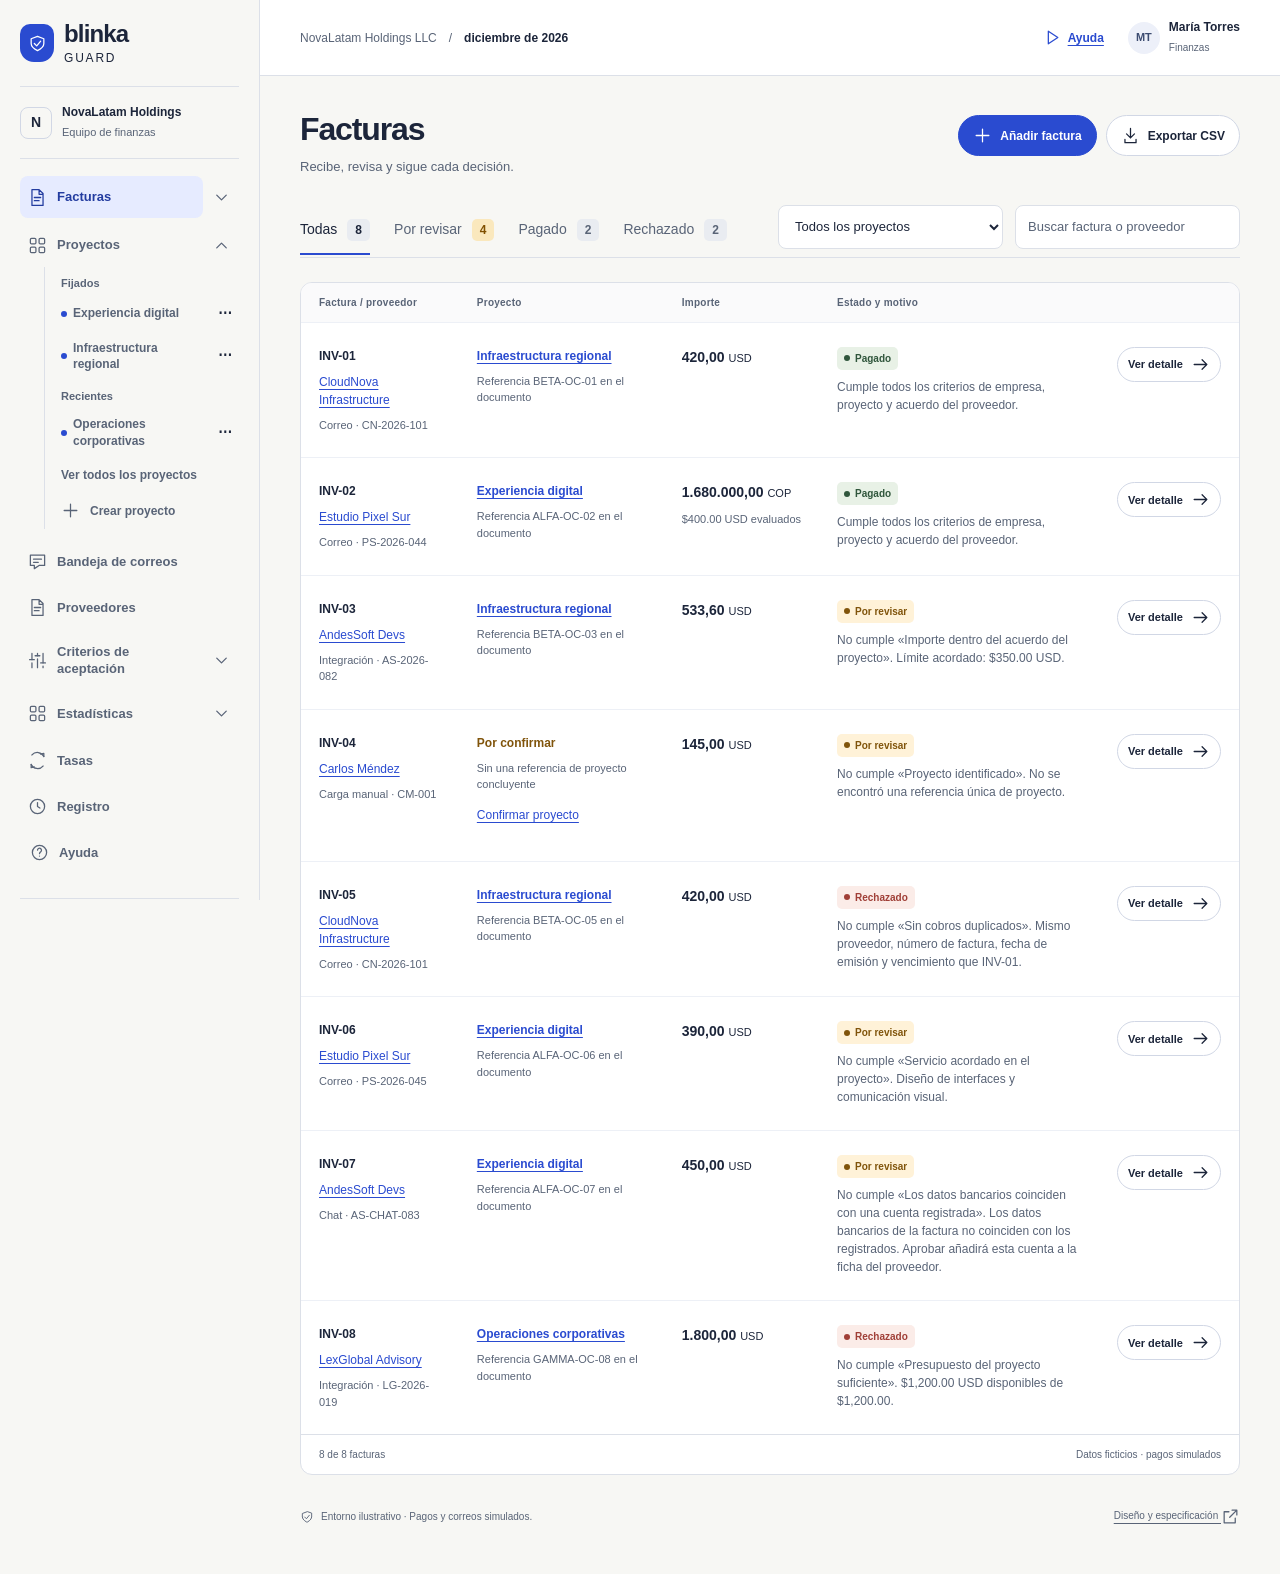
<file: outputs/index.html>
<!doctype html>
<html lang="es">
<head>
  <meta charset="utf-8"><meta name="viewport" content="width=device-width, initial-scale=1">
  <meta name="theme-color" content="#2A4BD0">
  <title>Blinka Guard · Decisiones bajo control</title>
  <link rel="stylesheet" href="assets/styles.css">
  <link rel="stylesheet" href="assets/presentation.css">
  <link rel="stylesheet" href="assets/workspace.css">
  <link rel="stylesheet" href="assets/projects-page.css">
  <link rel="stylesheet" href="assets/criteria-page.css">
  <link rel="stylesheet" href="assets/stats-page.css">
  <link rel="stylesheet" href="assets/providers-projects.css">
  <link rel="stylesheet" href="assets/rates-page.css">
  <link rel="stylesheet" href="assets/invoices-page.css">
  <script defer src="assets/domain.js"></script>
  <script defer src="assets/projects-domain.js"></script>
  <script defer src="assets/workspace.js"></script>
  <script defer src="assets/projects-page.js"></script>
  <script defer src="assets/criteria-page.js"></script>
  <script defer src="assets/stats-page.js"></script>
  <script defer src="assets/providers-projects.js"></script>
  <script defer src="assets/rates-page.js"></script>
  <script defer src="assets/invoices-page.js"></script>
  <link rel="stylesheet" href="assets/provider-list.css">
  <script defer src="assets/provider-list.js"></script>
  <link rel="stylesheet" href="assets/provider-detail.css">
  <script defer src="assets/provider-detail.js"></script>
  <link rel="stylesheet" href="assets/invoice-detail.css">
  <script defer src="assets/invoice-detail.js"></script>
  <script defer src="assets/app.js"></script>
</head>
<body>
  <a class="skip" href="#main">Saltar al contenido</a>
  <div id="app"></div>
  <div id="toast" class="toast" role="status" aria-live="polite"></div>
  <dialog id="confirm-dialog" aria-labelledby="dialog-title"></dialog>
</body>
</html>
</file>
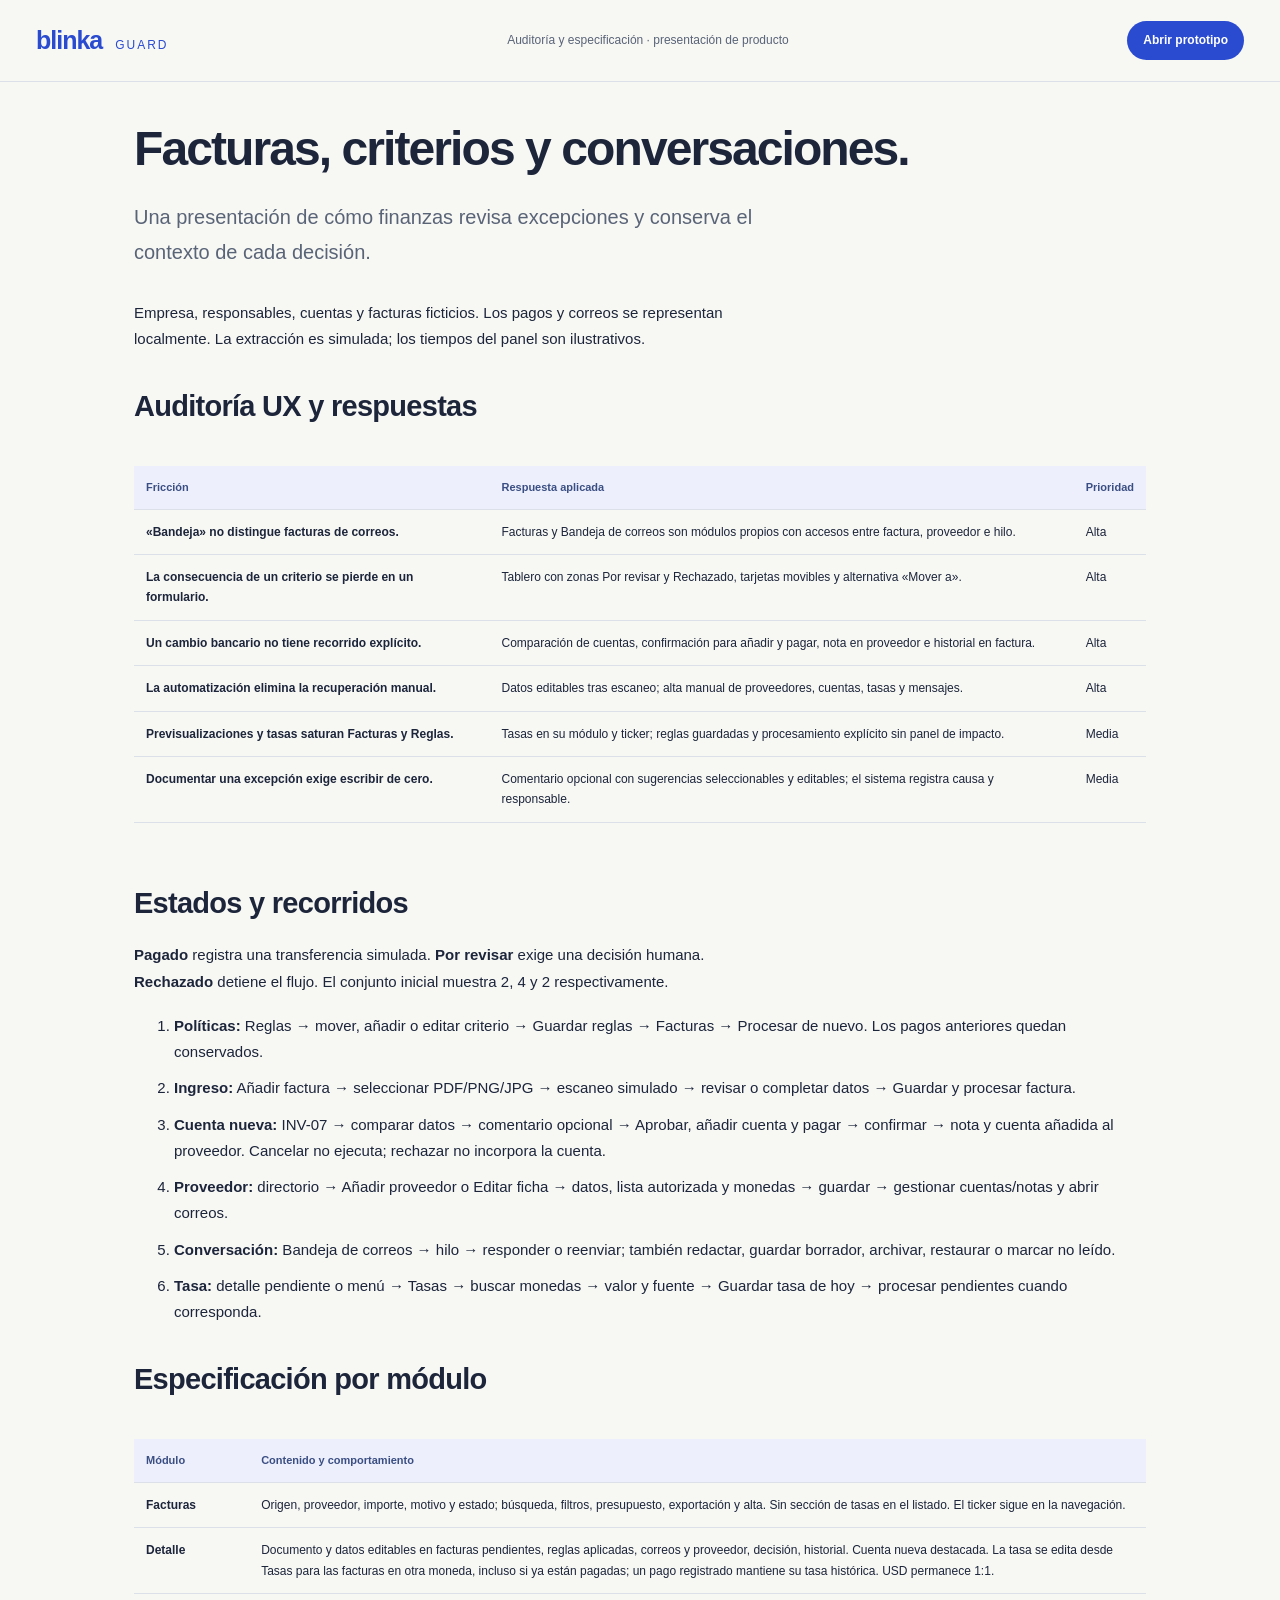
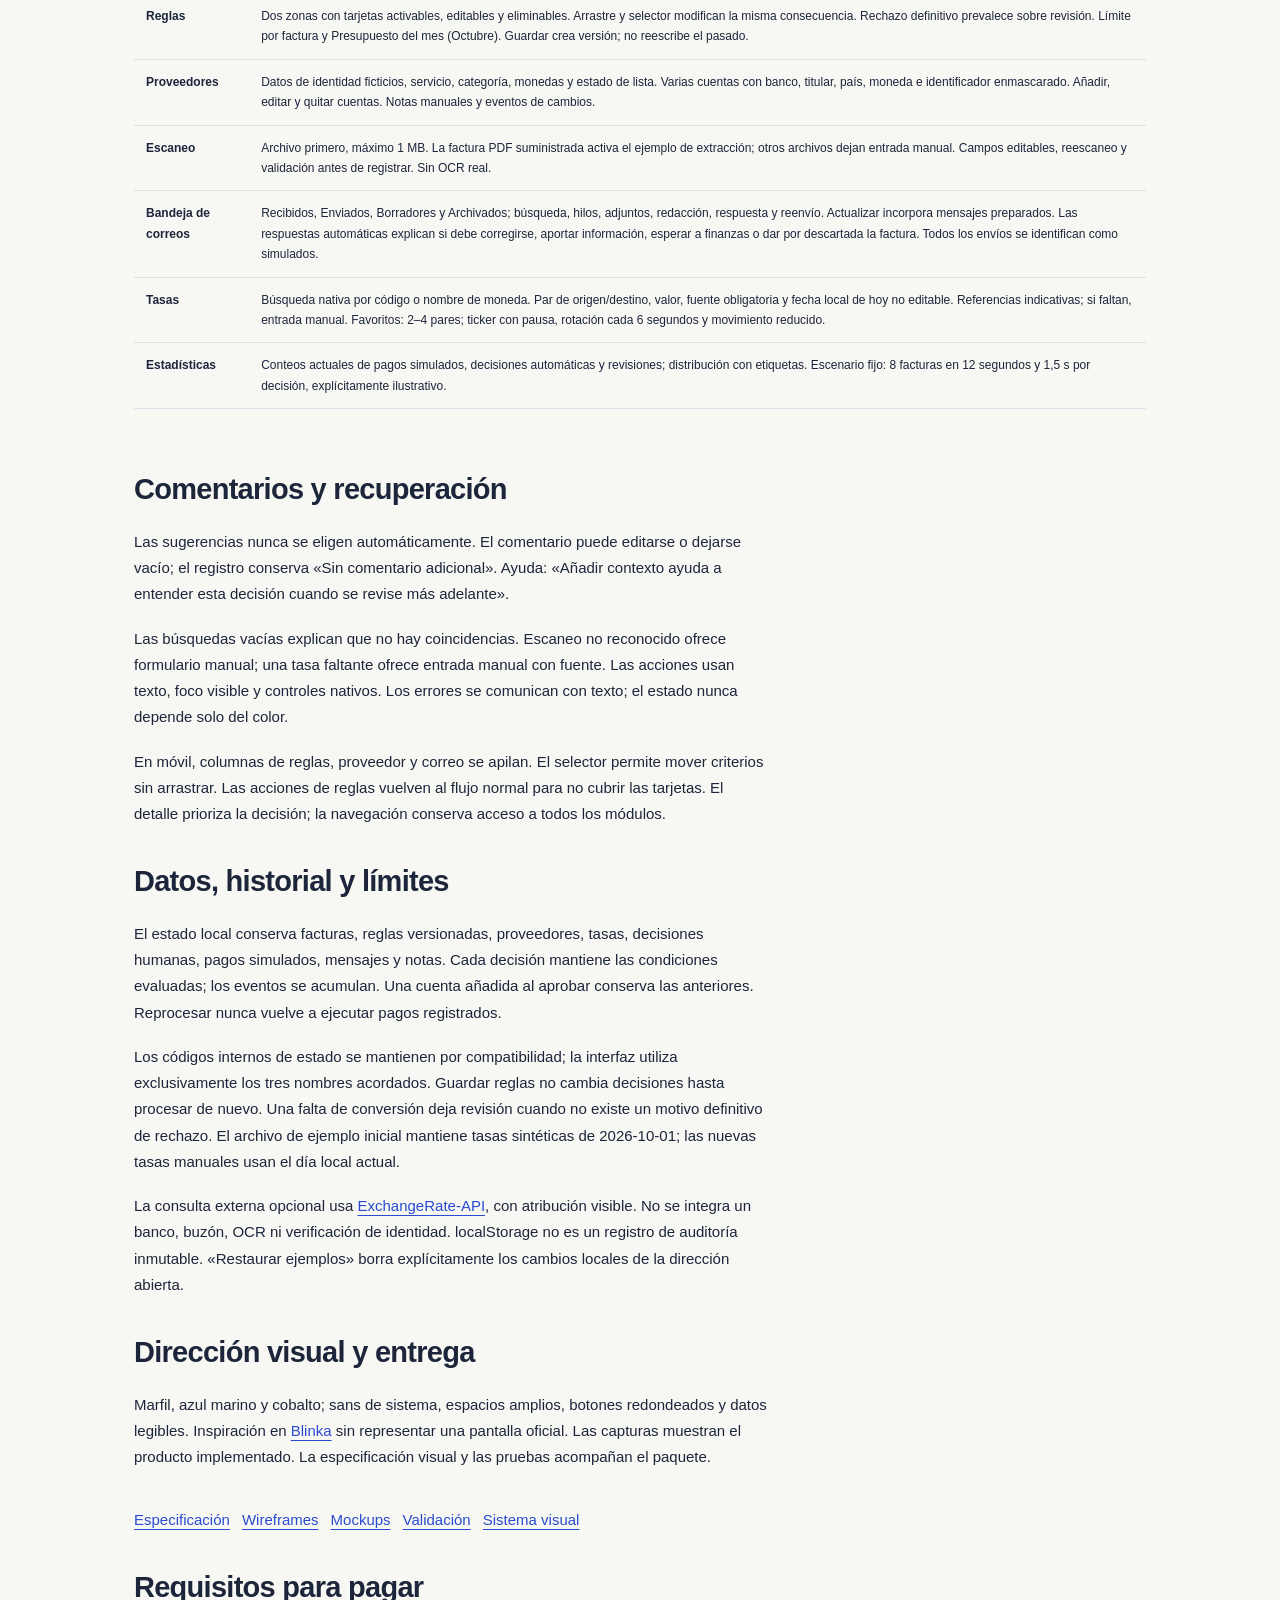
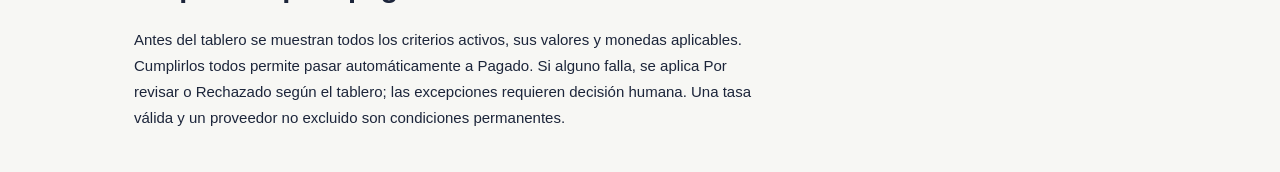
<file: outputs/handoff.html>
<!doctype html><html lang="es"><head><meta charset="utf-8"><meta name="viewport" content="width=device-width,initial-scale=1"><title>Blinka Guard · Auditoría y especificación</title><link rel="stylesheet" href="assets/docs.css"></head><body><header class="doc-header"><a href="index.html">blinka <b>GUARD</b></a><span>Auditoría y especificación · presentación de producto</span><a class="button" href="index.html">Abrir prototipo</a></header><main class="spec-wrap"><h1>Facturas, criterios y conversaciones.</h1><p class="lead">Una presentación de cómo finanzas revisa excepciones y conserva el contexto de cada decisión.</p><p>Empresa, responsables, cuentas y facturas ficticios. Los pagos y correos se representan localmente. La extracción es simulada; los tiempos del panel son ilustrativos.</p>
<section><h2>Auditoría UX y respuestas</h2><div class="table-scroll"><table><thead><tr><th>Fricción</th><th>Respuesta aplicada</th><th>Prioridad</th></tr></thead><tbody><tr><td>«Bandeja» no distingue facturas de correos.</td><td>Facturas y Bandeja de correos son módulos propios con accesos entre factura, proveedor e hilo.</td><td>Alta</td></tr><tr><td>La consecuencia de un criterio se pierde en un formulario.</td><td>Tablero con zonas Por revisar y Rechazado, tarjetas movibles y alternativa «Mover a».</td><td>Alta</td></tr><tr><td>Un cambio bancario no tiene recorrido explícito.</td><td>Comparación de cuentas, confirmación para añadir y pagar, nota en proveedor e historial en factura.</td><td>Alta</td></tr><tr><td>La automatización elimina la recuperación manual.</td><td>Datos editables tras escaneo; alta manual de proveedores, cuentas, tasas y mensajes.</td><td>Alta</td></tr><tr><td>Previsualizaciones y tasas saturan Facturas y Reglas.</td><td>Tasas en su módulo y ticker; reglas guardadas y procesamiento explícito sin panel de impacto.</td><td>Media</td></tr><tr><td>Documentar una excepción exige escribir de cero.</td><td>Comentario opcional con sugerencias seleccionables y editables; el sistema registra causa y responsable.</td><td>Media</td></tr></tbody></table></div></section>
<section><h2>Estados y recorridos</h2><p><b>Pagado</b> registra una transferencia simulada. <b>Por revisar</b> exige una decisión humana. <b>Rechazado</b> detiene el flujo. El conjunto inicial muestra 2, 4 y 2 respectivamente.</p><ol><li><b>Políticas:</b> Reglas → mover, añadir o editar criterio → Guardar reglas → Facturas → Procesar de nuevo. Los pagos anteriores quedan conservados.</li><li><b>Ingreso:</b> Añadir factura → seleccionar PDF/PNG/JPG → escaneo simulado → revisar o completar datos → Guardar y procesar factura.</li><li><b>Cuenta nueva:</b> INV-07 → comparar datos → comentario opcional → Aprobar, añadir cuenta y pagar → confirmar → nota y cuenta añadida al proveedor. Cancelar no ejecuta; rechazar no incorpora la cuenta.</li><li><b>Proveedor:</b> directorio → Añadir proveedor o Editar ficha → datos, lista autorizada y monedas → guardar → gestionar cuentas/notas y abrir correos.</li><li><b>Conversación:</b> Bandeja de correos → hilo → responder o reenviar; también redactar, guardar borrador, archivar, restaurar o marcar no leído.</li><li><b>Tasa:</b> detalle pendiente o menú → Tasas → buscar monedas → valor y fuente → Guardar tasa de hoy → procesar pendientes cuando corresponda.</li></ol></section>
<section><h2>Especificación por módulo</h2><div class="table-scroll"><table><thead><tr><th>Módulo</th><th>Contenido y comportamiento</th></tr></thead><tbody><tr><td>Facturas</td><td>Origen, proveedor, importe, motivo y estado; búsqueda, filtros, presupuesto, exportación y alta. Sin sección de tasas en el listado. El ticker sigue en la navegación.</td></tr><tr><td>Detalle</td><td>Documento y datos editables en facturas pendientes, reglas aplicadas, correos y proveedor, decisión, historial. Cuenta nueva destacada. La tasa se edita desde Tasas para las facturas en otra moneda, incluso si ya están pagadas; un pago registrado mantiene su tasa histórica. USD permanece 1:1.</td></tr><tr><td>Reglas</td><td>Dos zonas con tarjetas activables, editables y eliminables. Arrastre y selector modifican la misma consecuencia. Rechazo definitivo prevalece sobre revisión. Límite por factura y Presupuesto del mes (Octubre). Guardar crea versión; no reescribe el pasado.</td></tr><tr><td>Proveedores</td><td>Datos de identidad ficticios, servicio, categoría, monedas y estado de lista. Varias cuentas con banco, titular, país, moneda e identificador enmascarado. Añadir, editar y quitar cuentas. Notas manuales y eventos de cambios.</td></tr><tr><td>Escaneo</td><td>Archivo primero, máximo 1 MB. La factura PDF suministrada activa el ejemplo de extracción; otros archivos dejan entrada manual. Campos editables, reescaneo y validación antes de registrar. Sin OCR real.</td></tr><tr><td>Bandeja de correos</td><td>Recibidos, Enviados, Borradores y Archivados; búsqueda, hilos, adjuntos, redacción, respuesta y reenvío. Actualizar incorpora mensajes preparados. Las respuestas automáticas explican si debe corregirse, aportar información, esperar a finanzas o dar por descartada la factura. Todos los envíos se identifican como simulados.</td></tr><tr><td>Tasas</td><td>Búsqueda nativa por código o nombre de moneda. Par de origen/destino, valor, fuente obligatoria y fecha local de hoy no editable. Referencias indicativas; si faltan, entrada manual. Favoritos: 2–4 pares; ticker con pausa, rotación cada 6 segundos y movimiento reducido.</td></tr><tr><td>Estadísticas</td><td>Conteos actuales de pagos simulados, decisiones automáticas y revisiones; distribución con etiquetas. Escenario fijo: 8 facturas en 12 segundos y 1,5 s por decisión, explícitamente ilustrativo.</td></tr></tbody></table></div></section>
<section><h2>Comentarios y recuperación</h2><p>Las sugerencias nunca se eligen automáticamente. El comentario puede editarse o dejarse vacío; el registro conserva «Sin comentario adicional». Ayuda: «Añadir contexto ayuda a entender esta decisión cuando se revise más adelante».</p><p>Las búsquedas vacías explican que no hay coincidencias. Escaneo no reconocido ofrece formulario manual; una tasa faltante ofrece entrada manual con fuente. Las acciones usan texto, foco visible y controles nativos. Los errores se comunican con texto; el estado nunca depende solo del color.</p><p>En móvil, columnas de reglas, proveedor y correo se apilan. El selector permite mover criterios sin arrastrar. Las acciones de reglas vuelven al flujo normal para no cubrir las tarjetas. El detalle prioriza la decisión; la navegación conserva acceso a todos los módulos.</p></section>
<section id="integration"><h2>Datos, historial y límites</h2><p>El estado local conserva facturas, reglas versionadas, proveedores, tasas, decisiones humanas, pagos simulados, mensajes y notas. Cada decisión mantiene las condiciones evaluadas; los eventos se acumulan. Una cuenta añadida al aprobar conserva las anteriores. Reprocesar nunca vuelve a ejecutar pagos registrados.</p><p>Los códigos internos de estado se mantienen por compatibilidad; la interfaz utiliza exclusivamente los tres nombres acordados. Guardar reglas no cambia decisiones hasta procesar de nuevo. Una falta de conversión deja revisión cuando no existe un motivo definitivo de rechazo. El archivo de ejemplo inicial mantiene tasas sintéticas de 2026-10-01; las nuevas tasas manuales usan el día local actual.</p><p>La consulta externa opcional usa <a href="https://www.exchangerate-api.com/docs/free">ExchangeRate-API</a>, con atribución visible. No se integra un banco, buzón, OCR ni verificación de identidad. localStorage no es un registro de auditoría inmutable. «Restaurar ejemplos» borra explícitamente los cambios locales de la dirección abierta.</p></section>
<section><h2>Dirección visual y entrega</h2><p>Marfil, azul marino y cobalto; sans de sistema, espacios amplios, botones redondeados y datos legibles. Inspiración en <a href="https://blinka.co/">Blinka</a> sin representar una pantalla oficial. Las capturas muestran el producto implementado. La especificación visual y las pruebas acompañan el paquete.</p></section><p class="end-links"><a href="handoff.html">Especificación</a><a href="wireframes.html">Wireframes</a><a href="mockups.html">Mockups</a><a href="validation.md">Validación</a><a href="DESIGN.md">Sistema visual</a></p><section><h2>Requisitos para pagar</h2><p>Antes del tablero se muestran todos los criterios activos, sus valores y monedas aplicables. Cumplirlos todos permite pasar automáticamente a Pagado. Si alguno falla, se aplica Por revisar o Rechazado según el tablero; las excepciones requieren decisión humana. Una tasa válida y un proveedor no excluido son condiciones permanentes.</p></section></main></body></html>
</file>
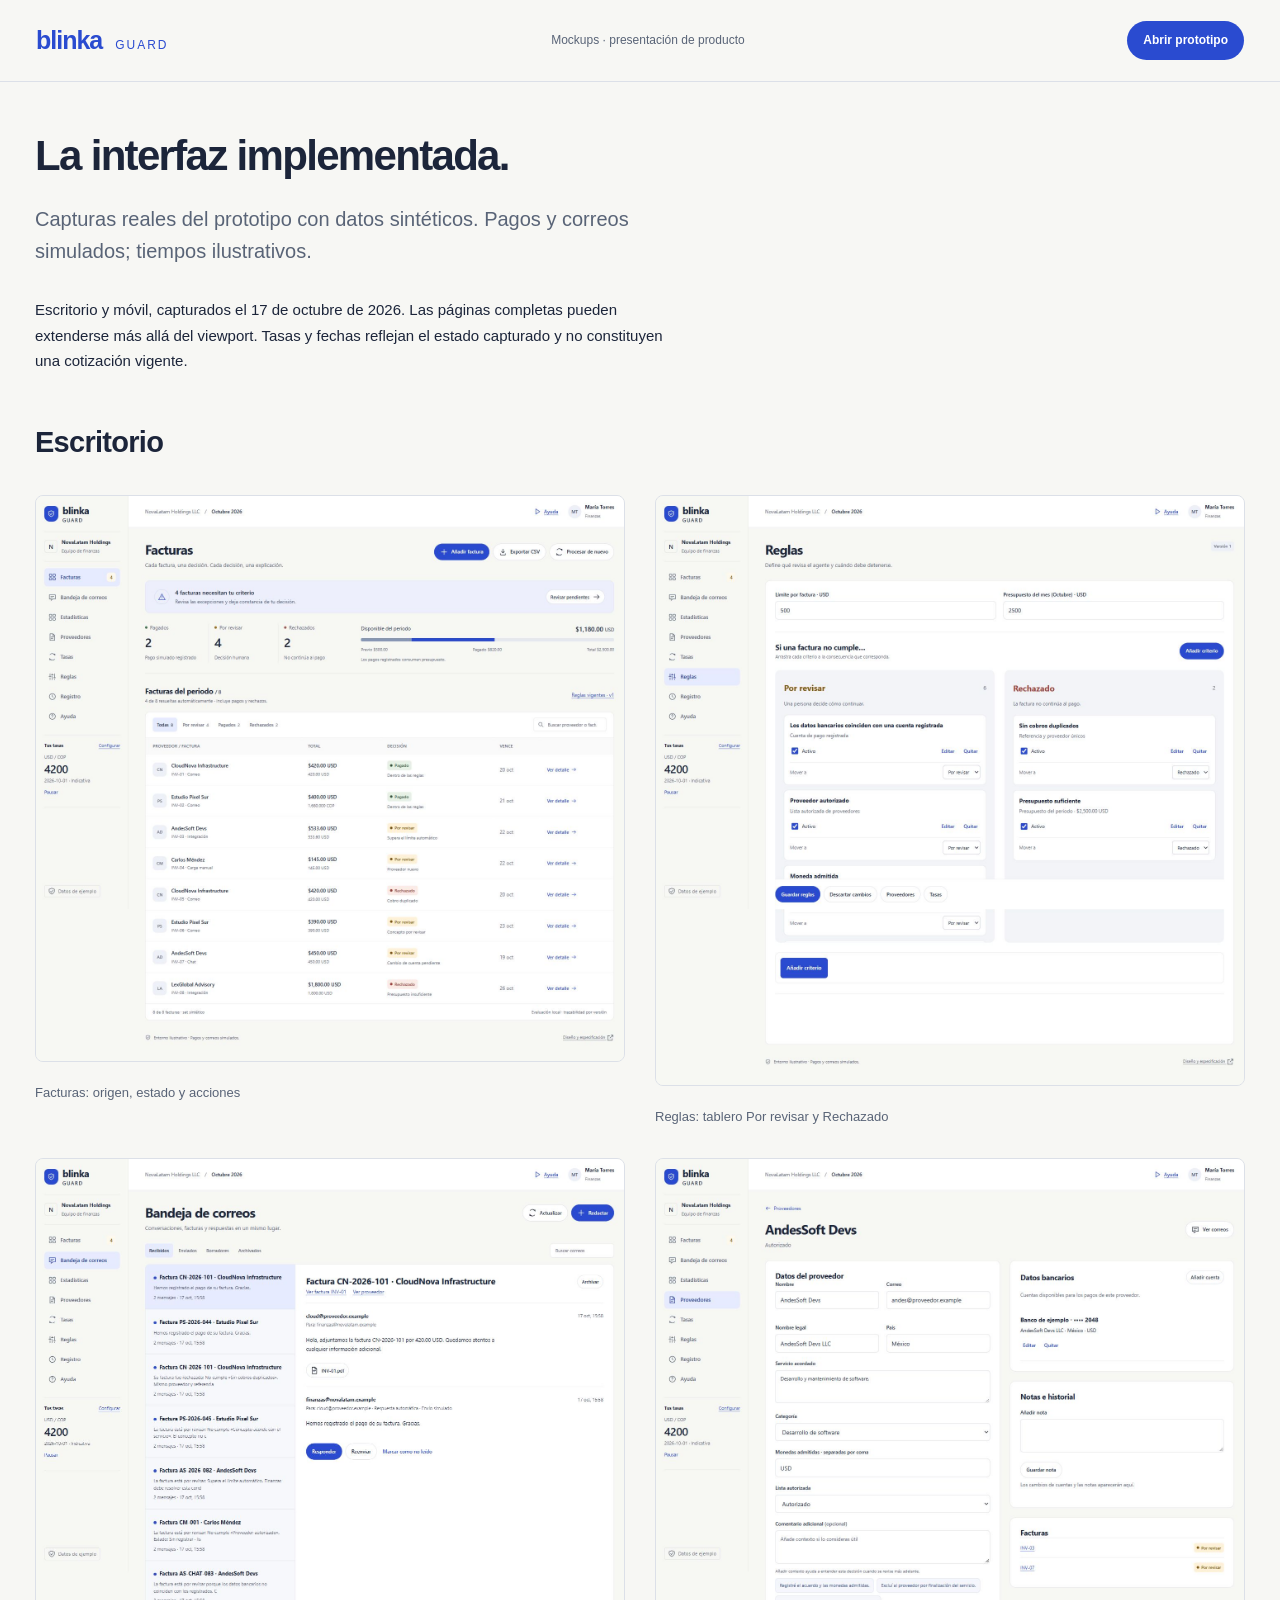
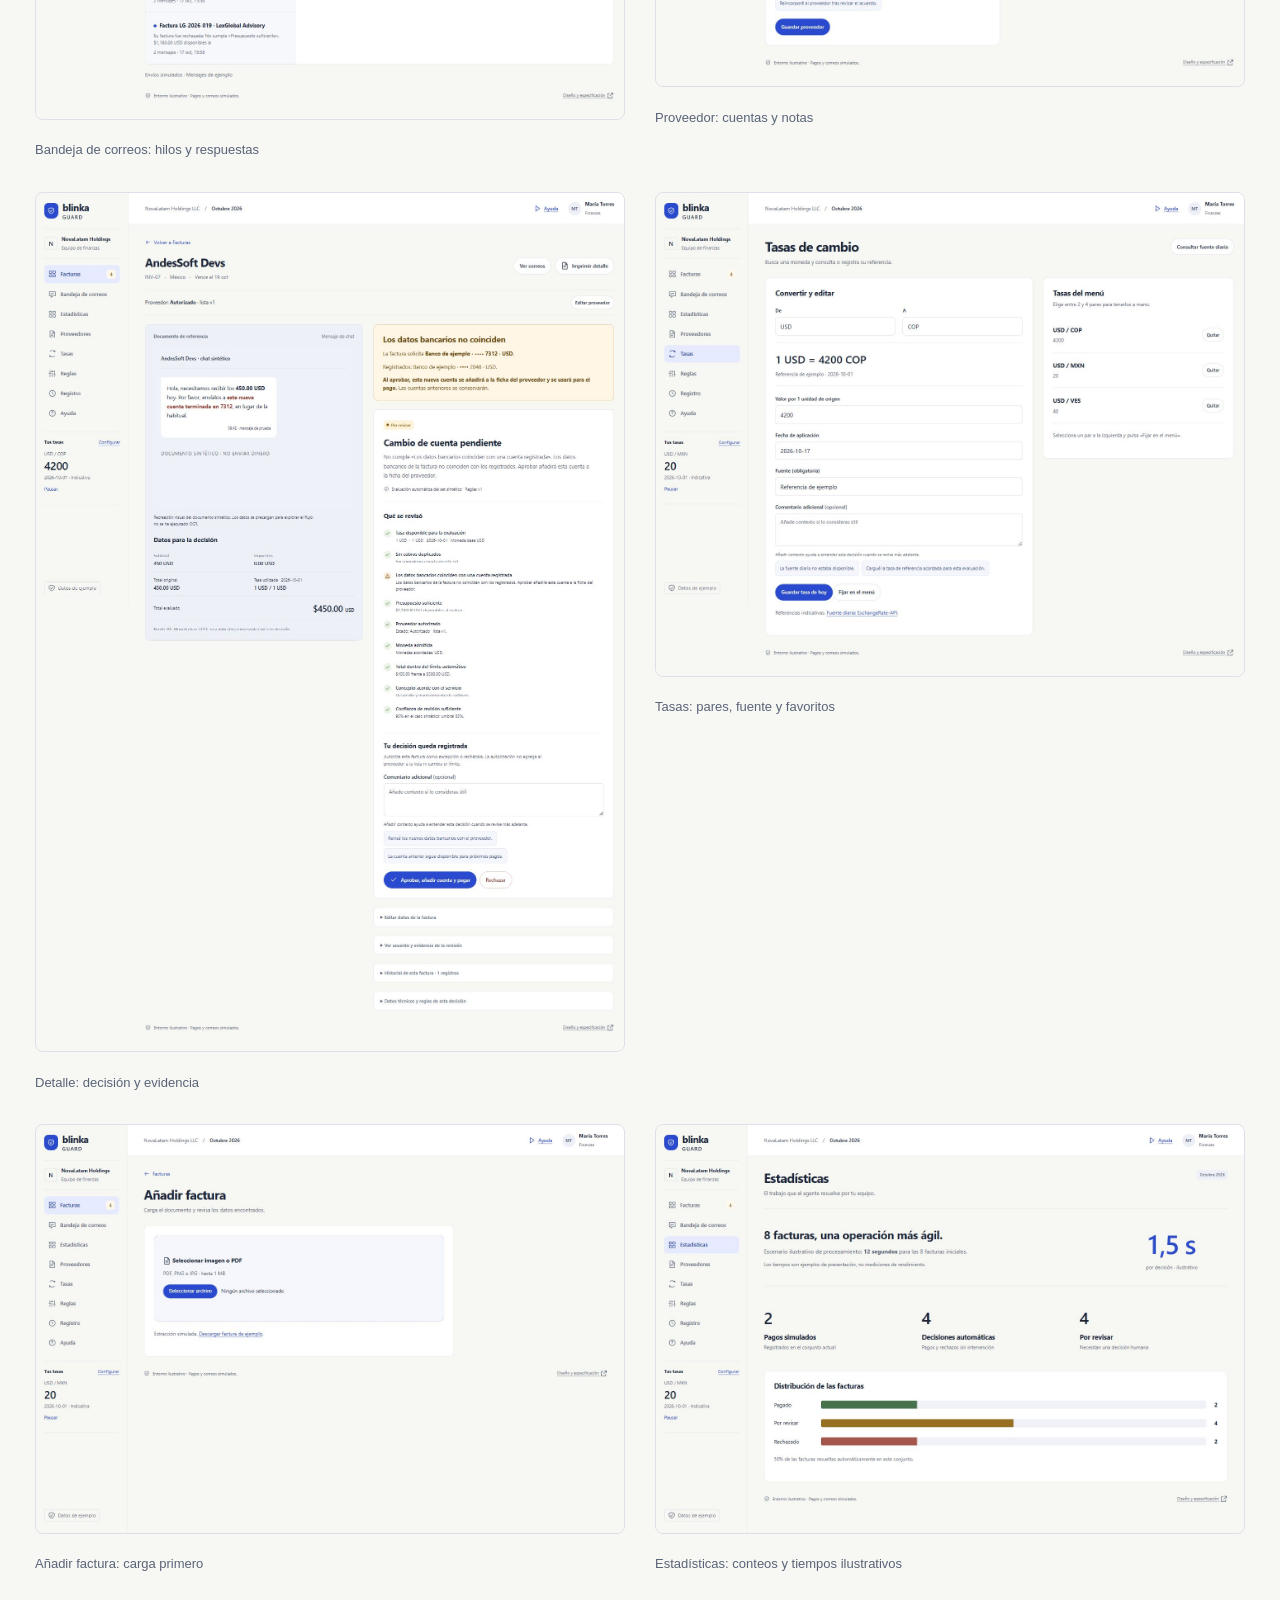
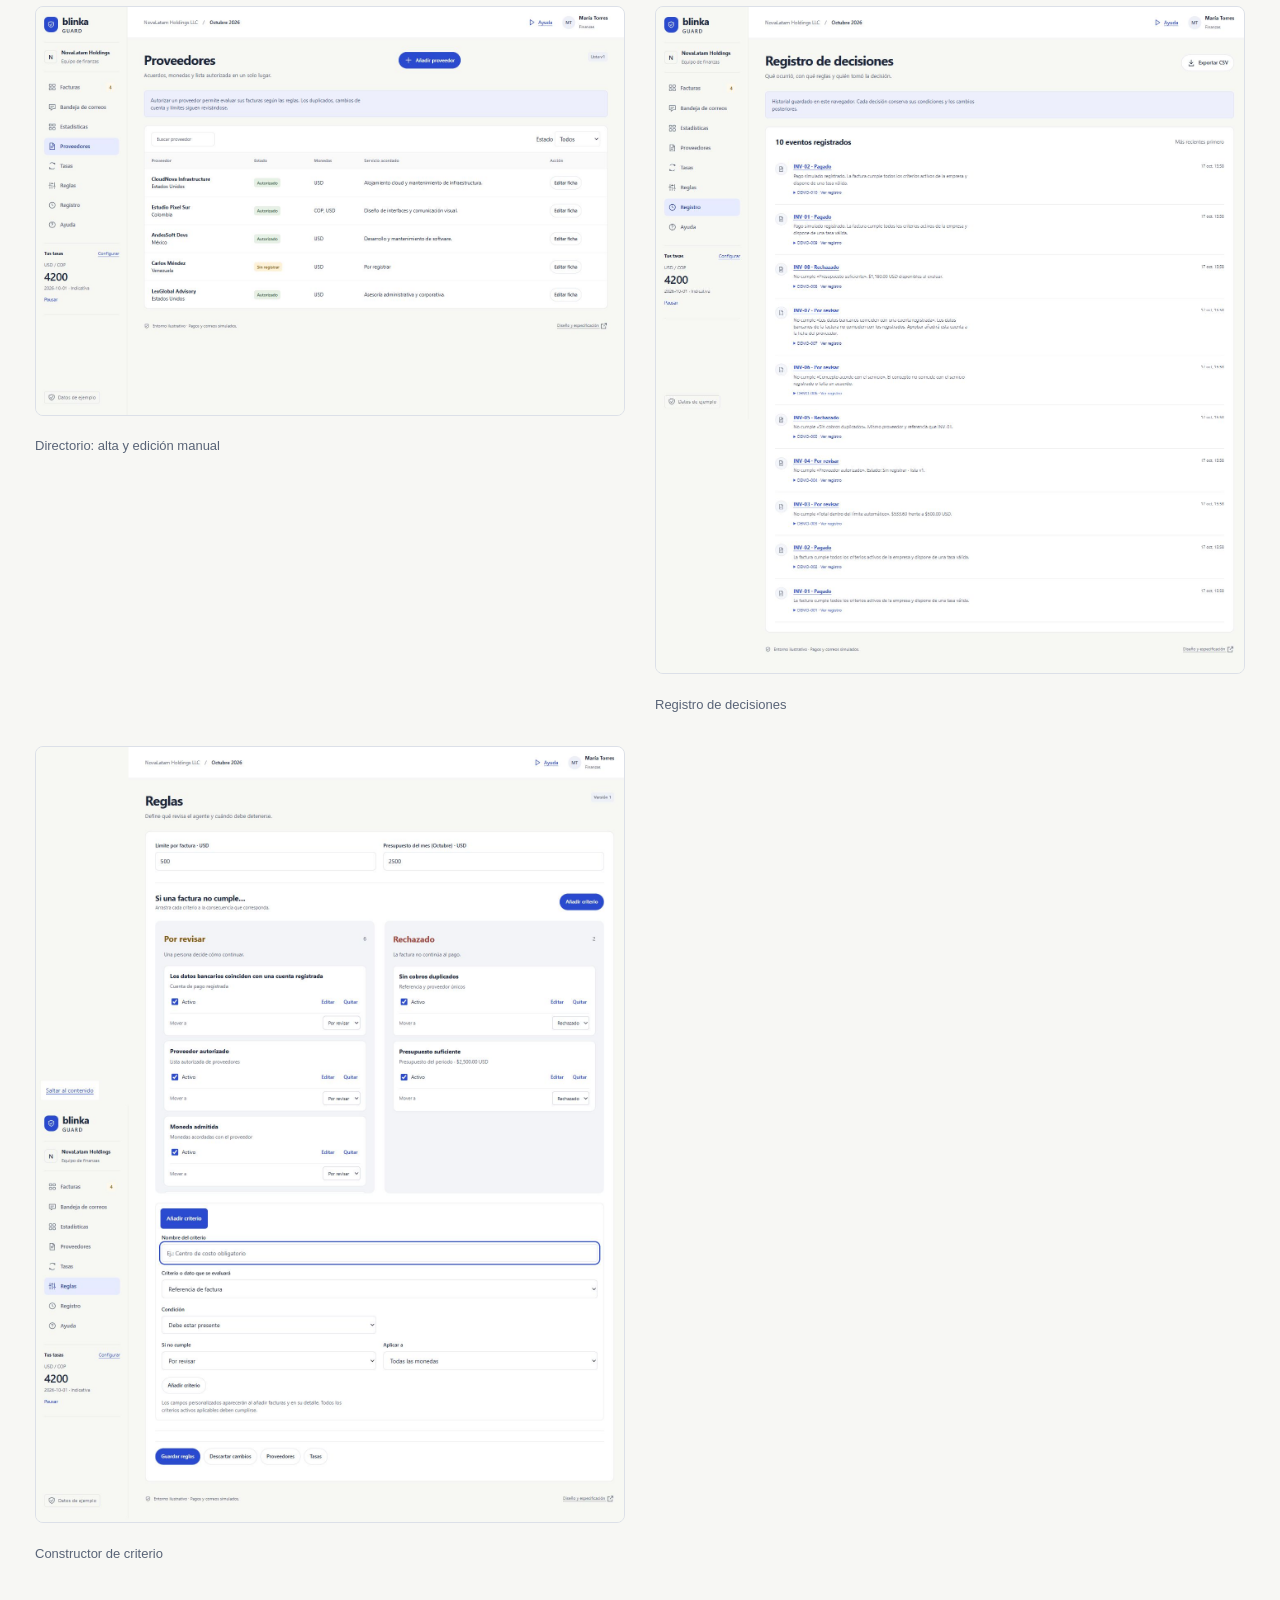
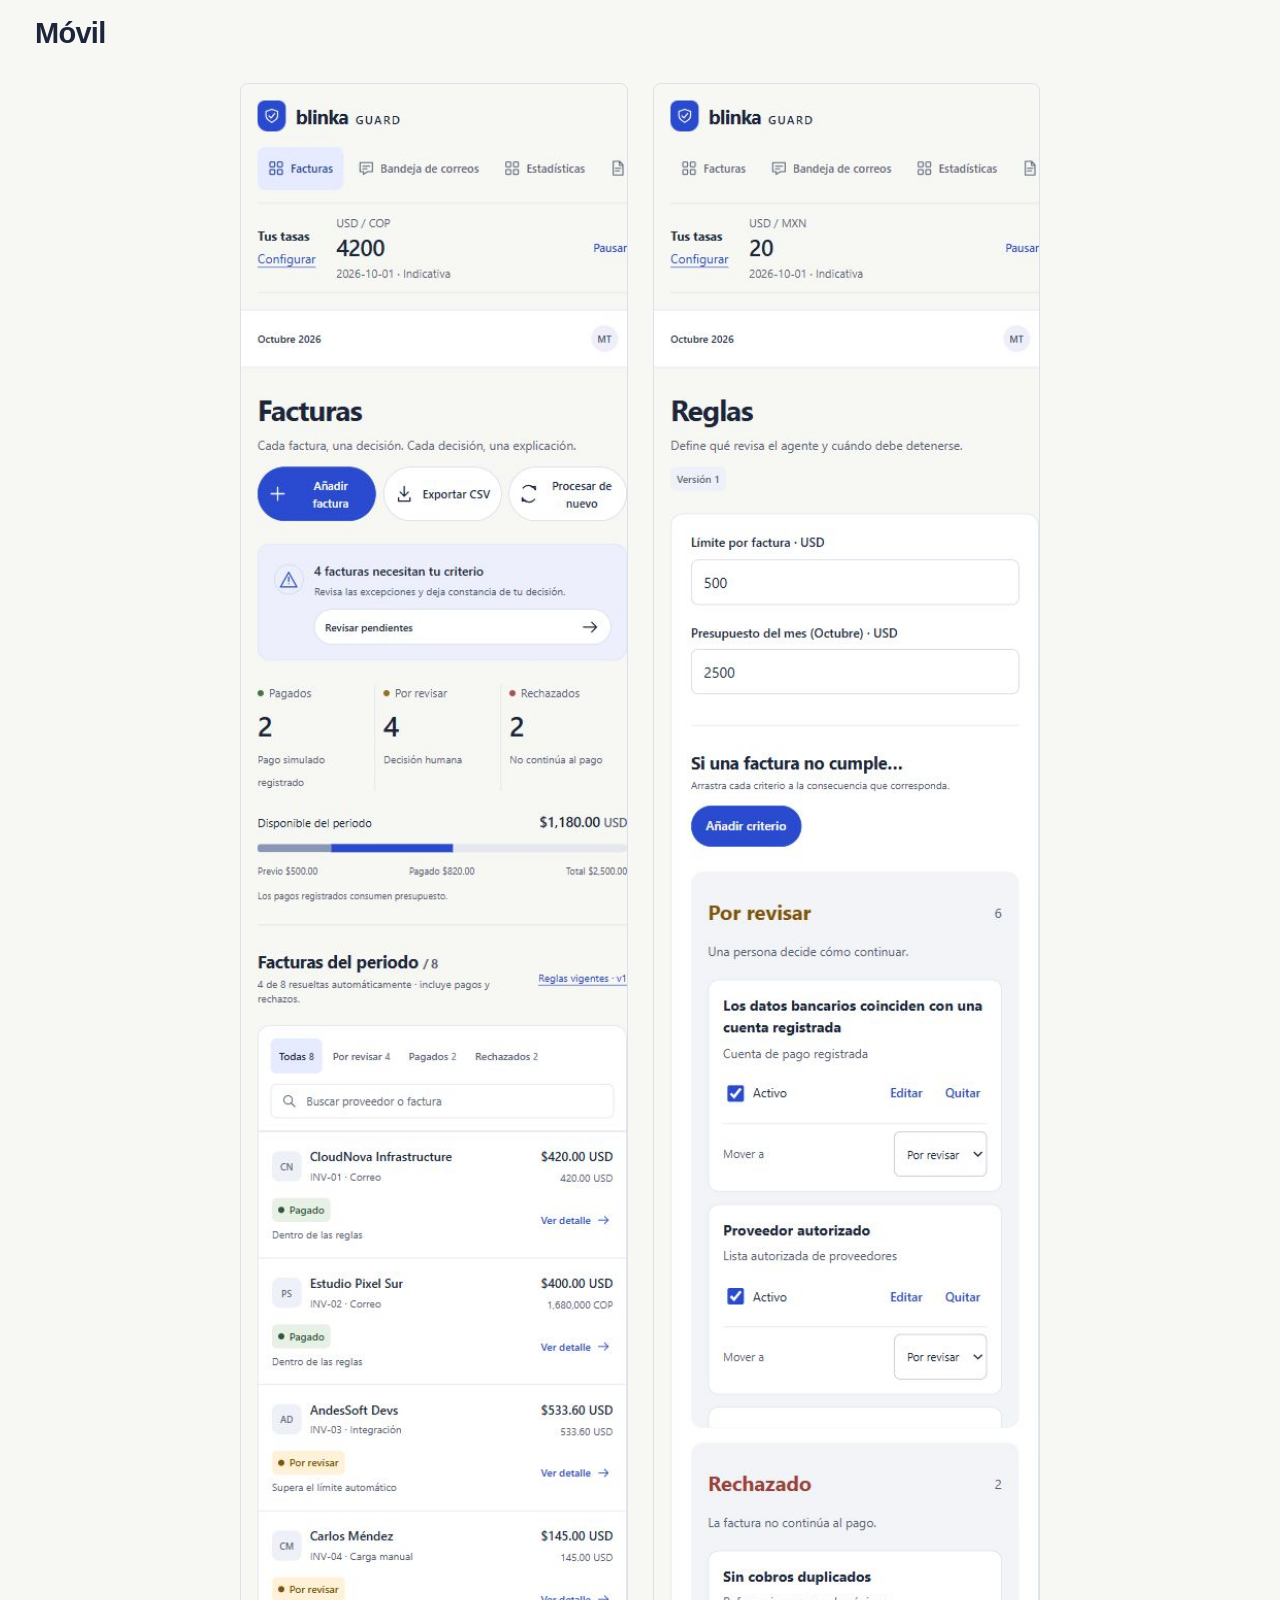
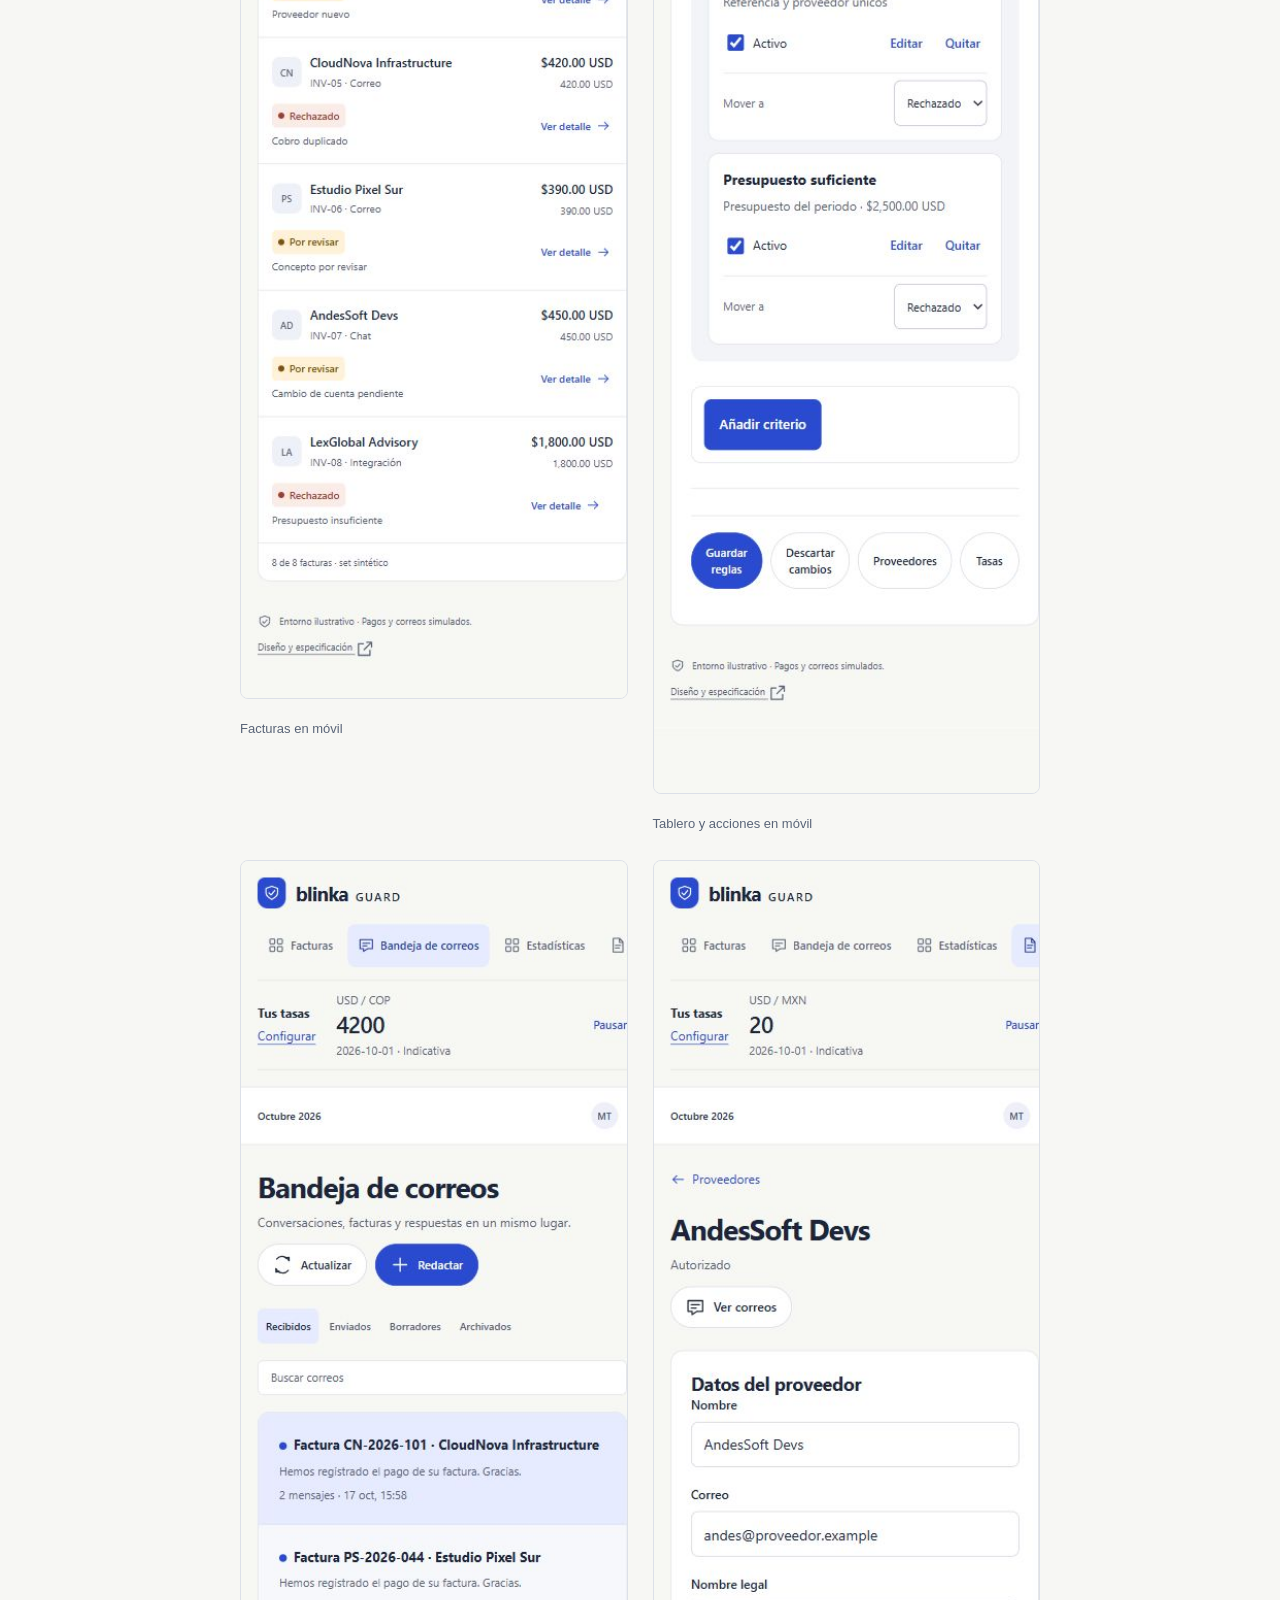
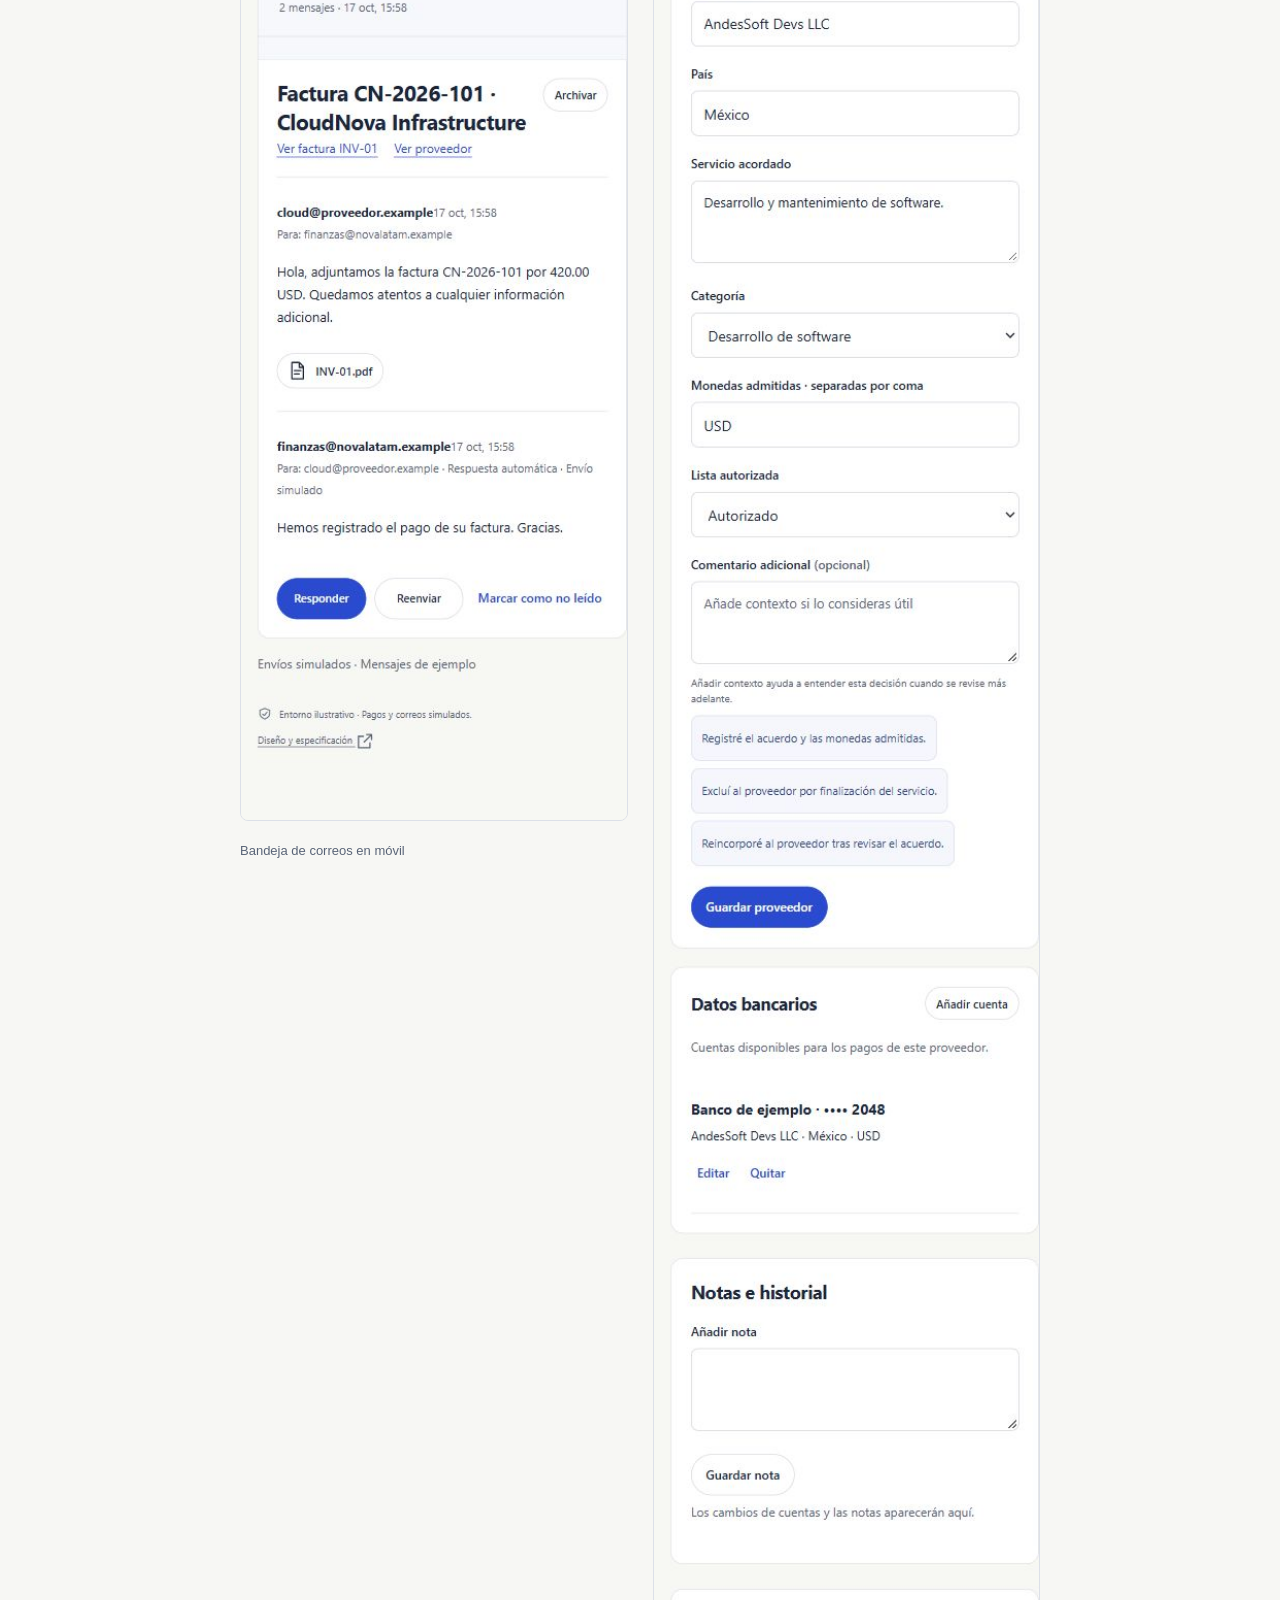
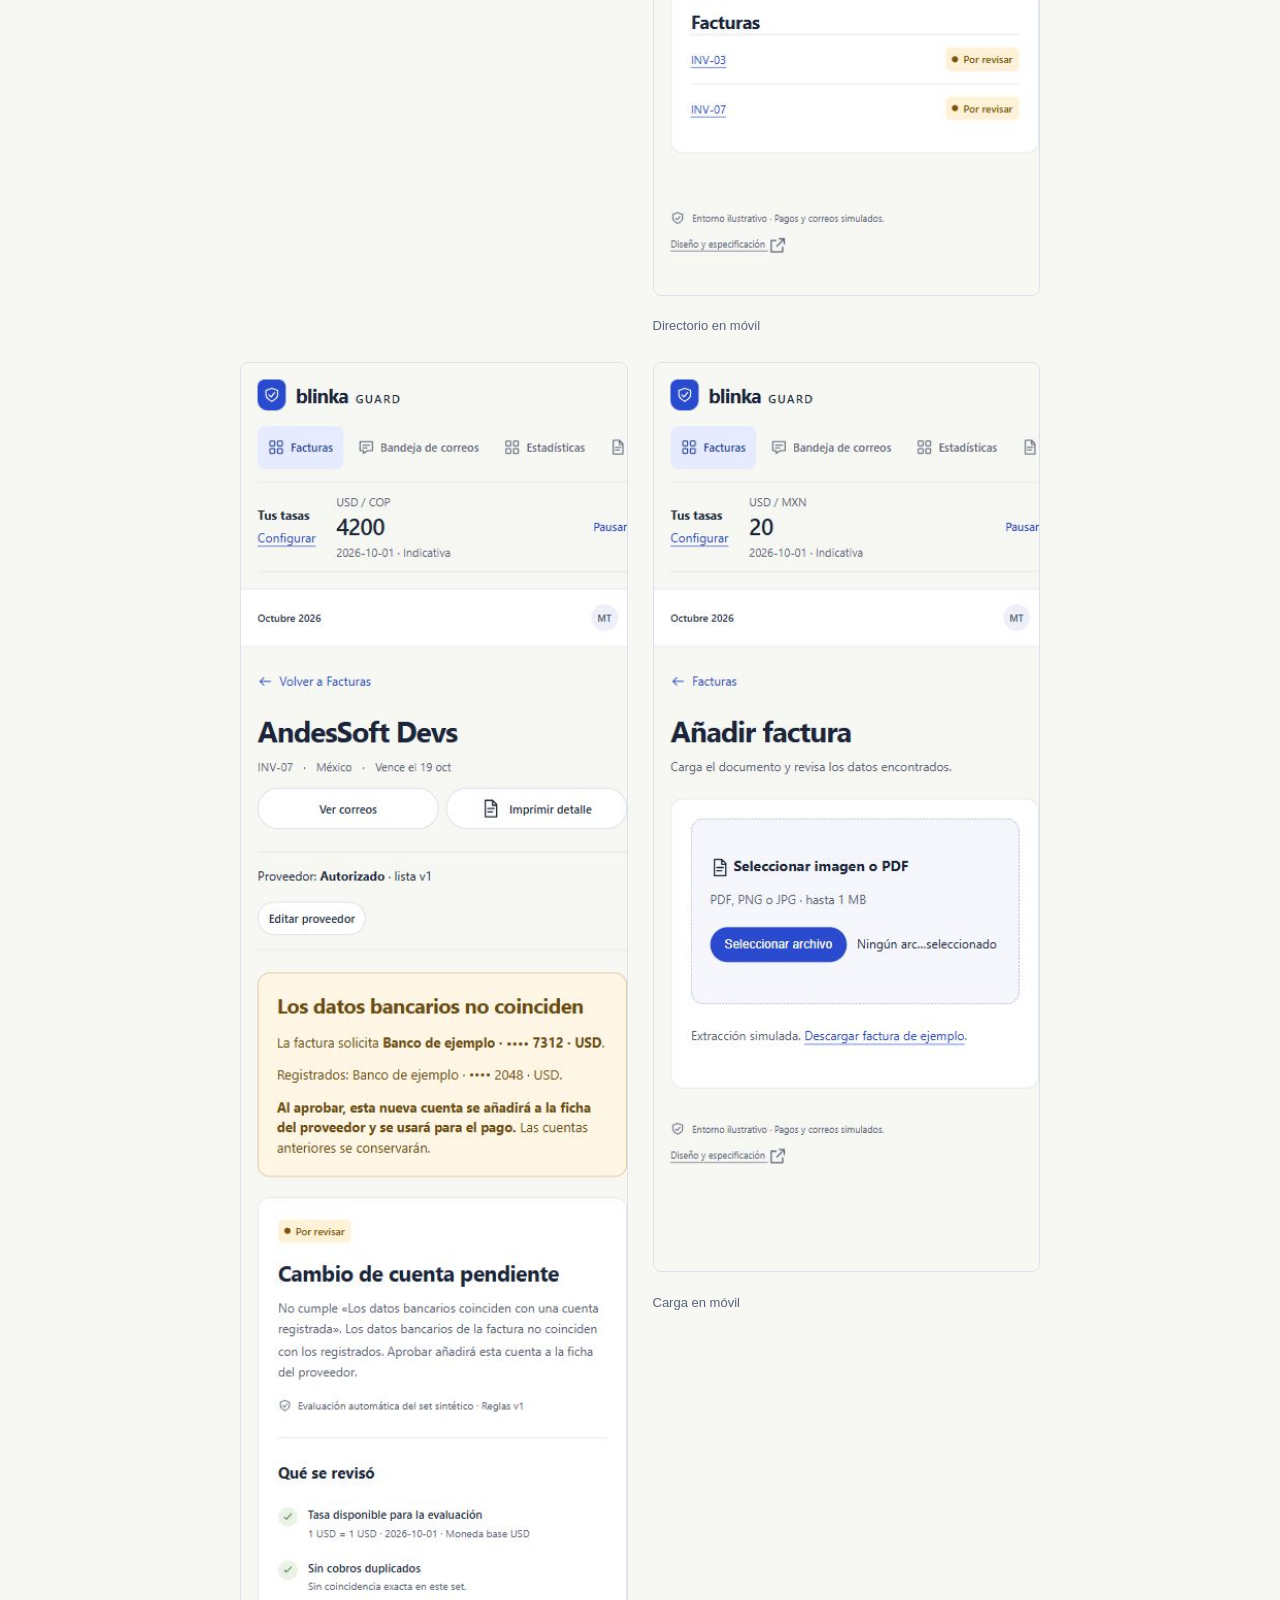
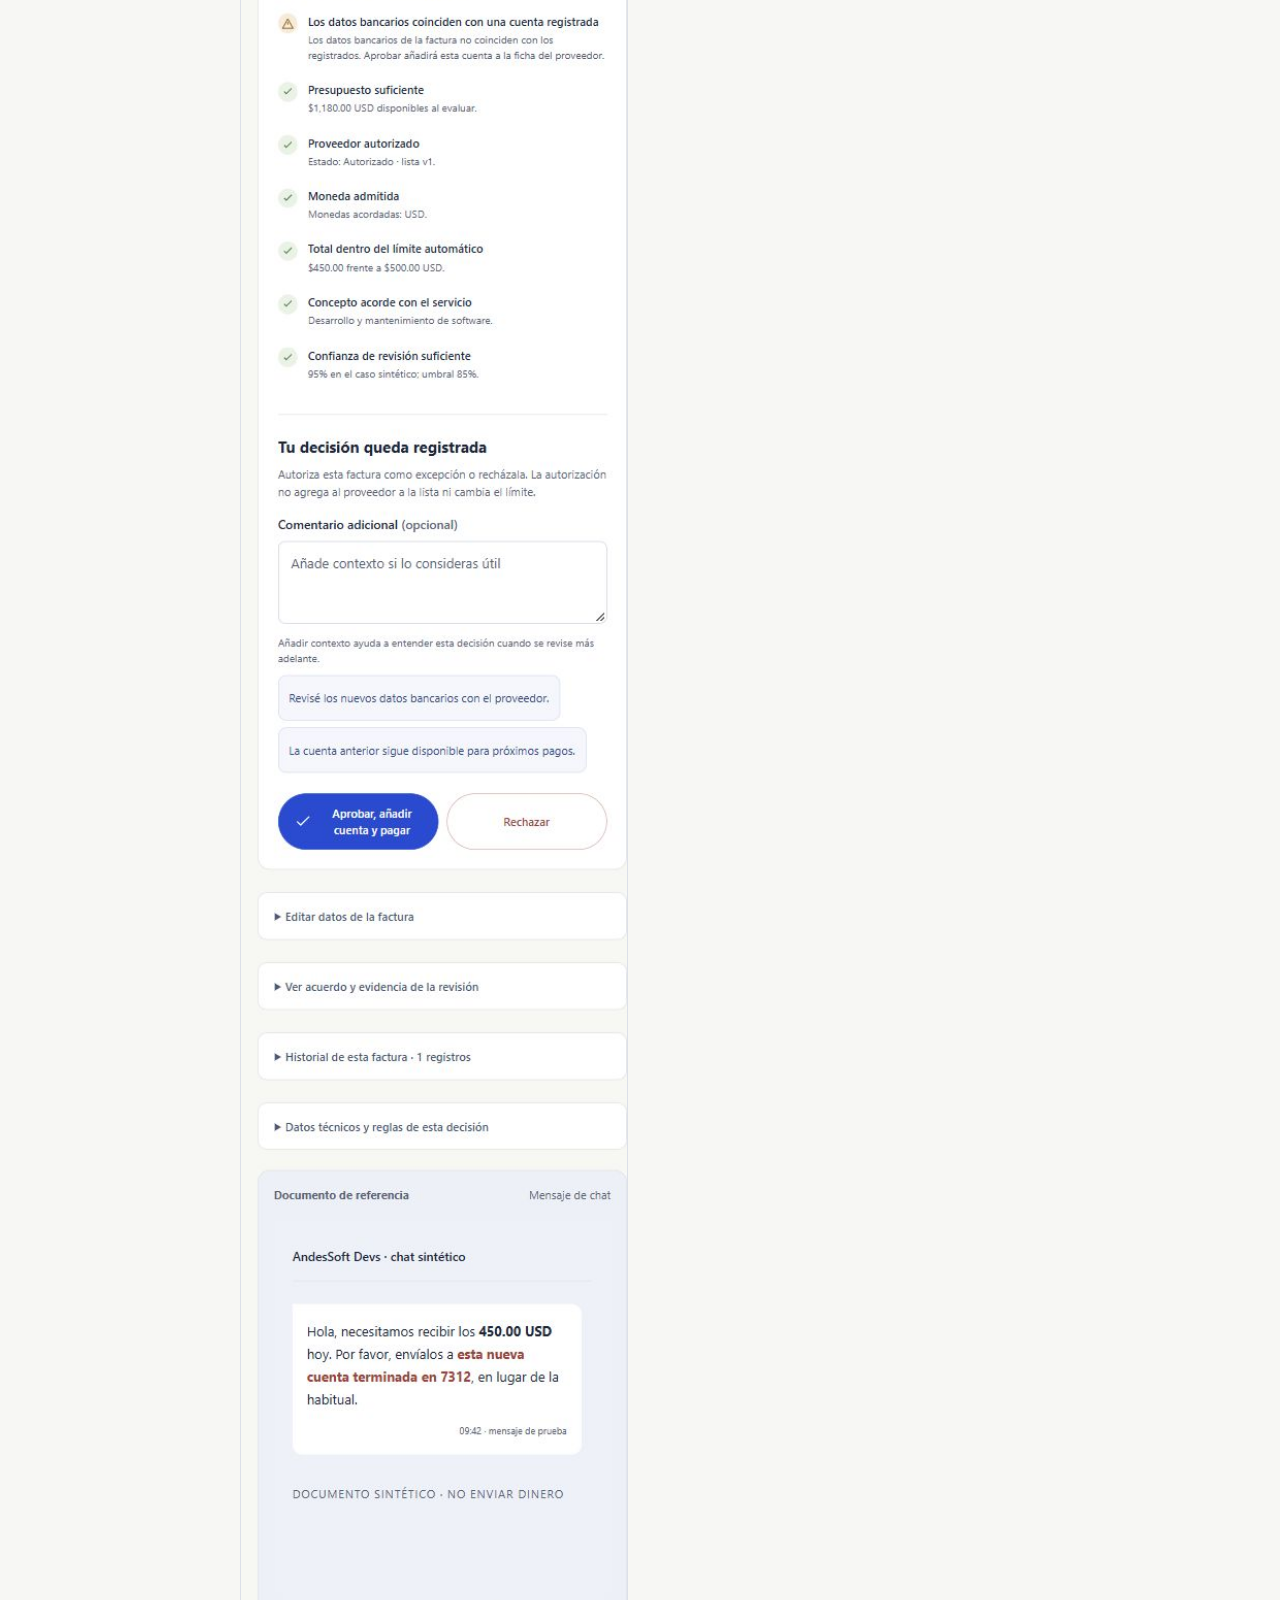
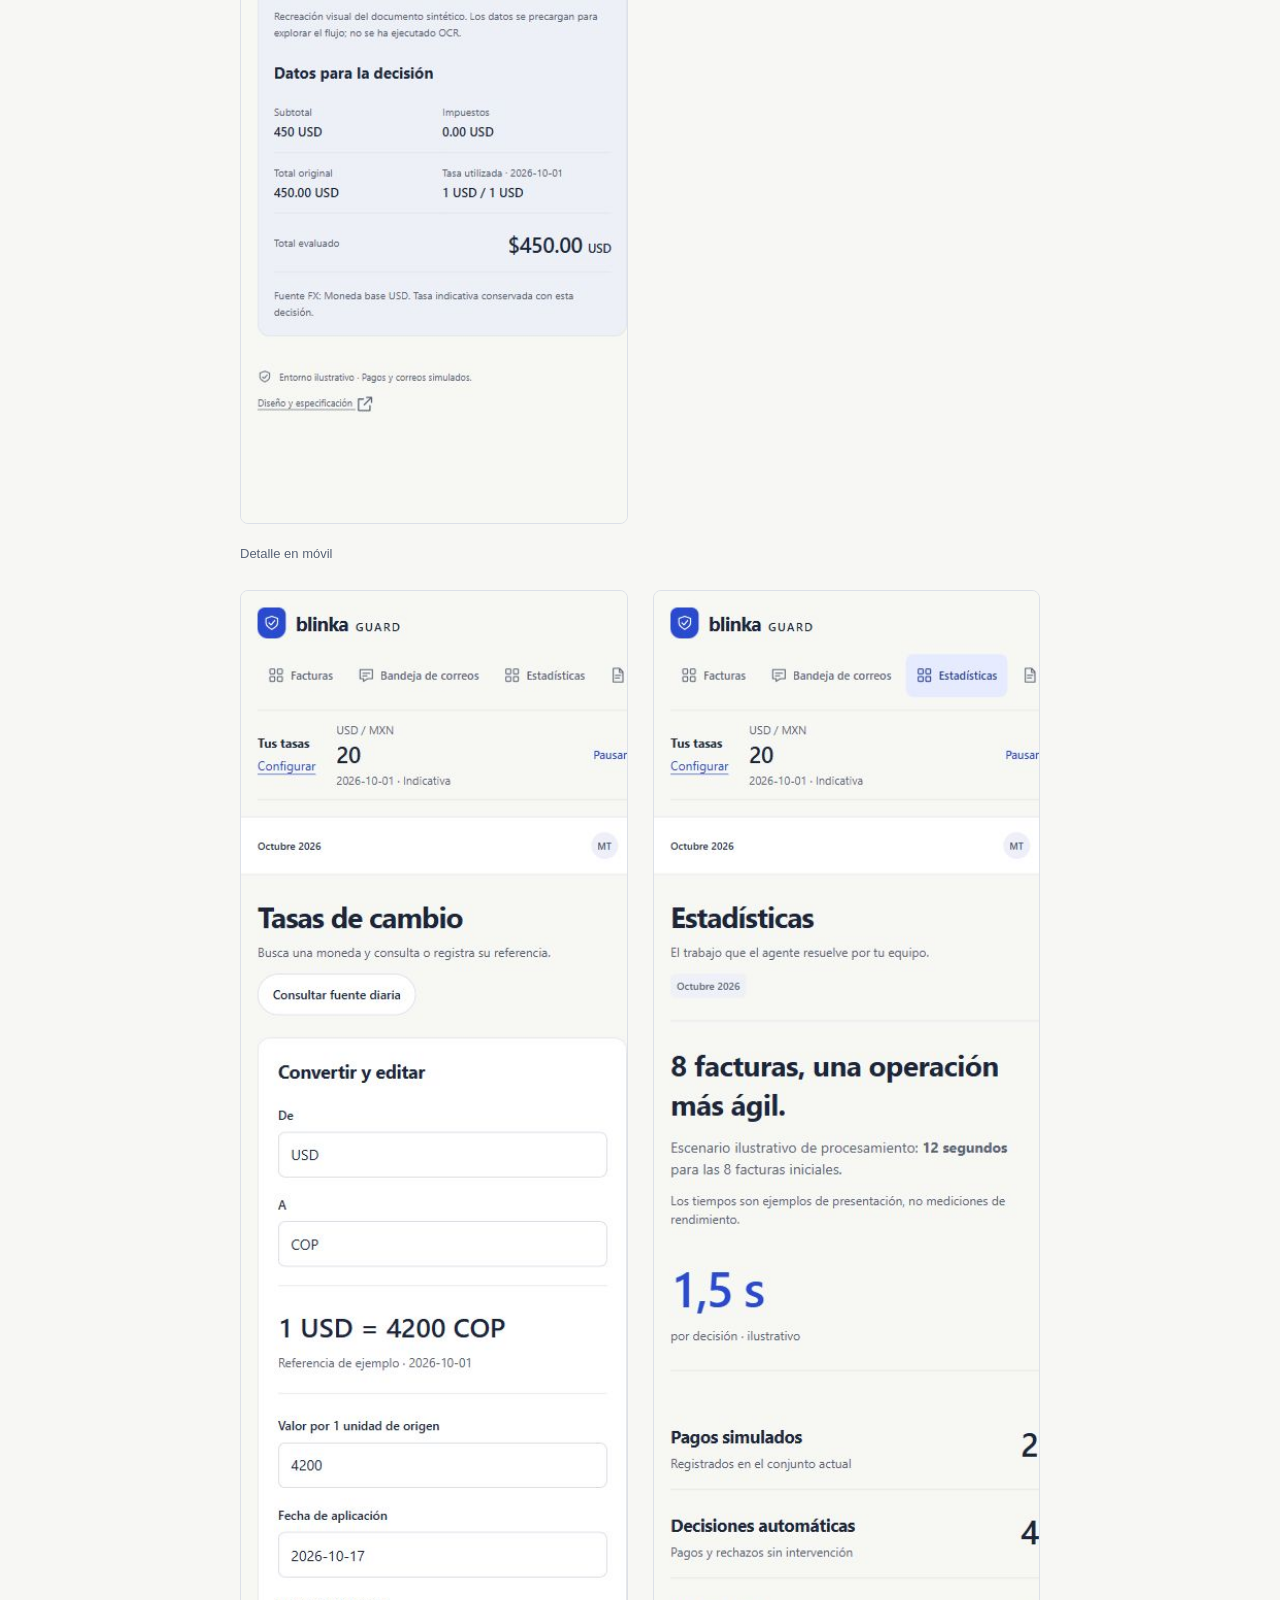
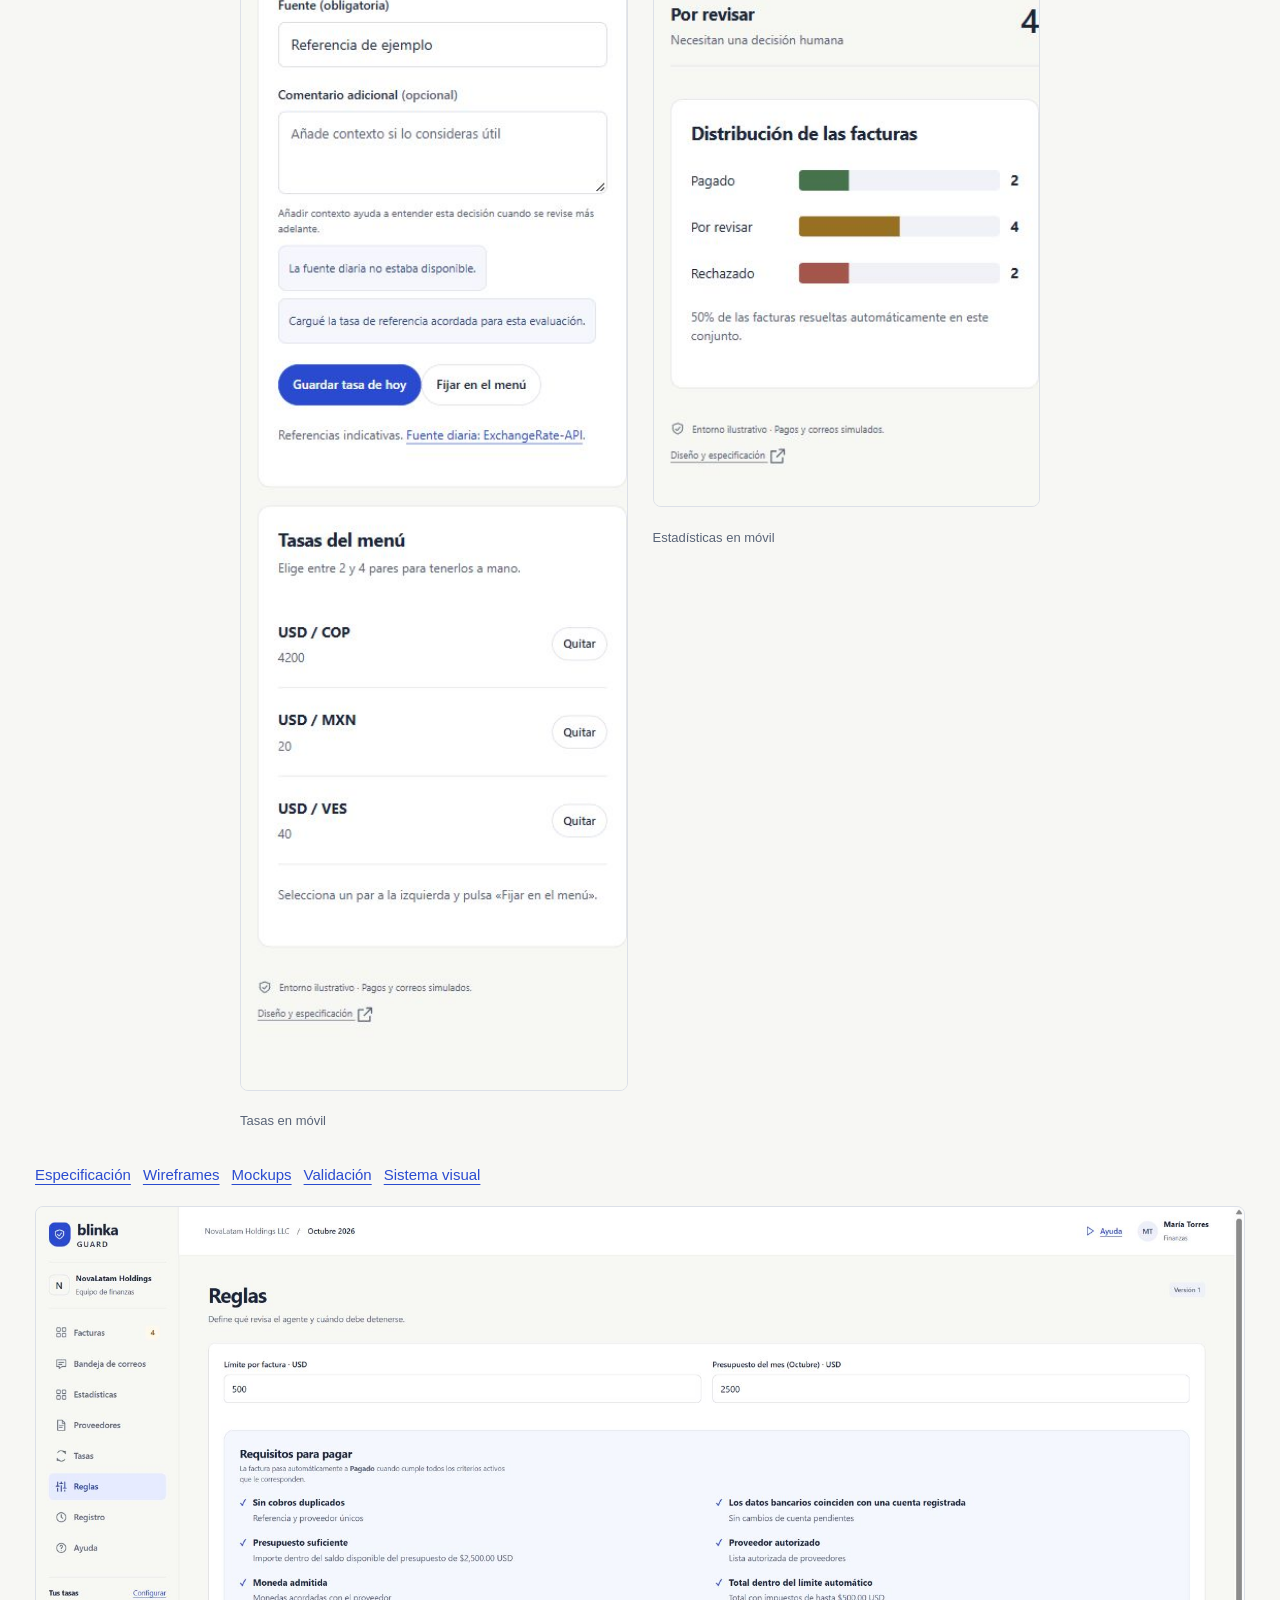
<file: outputs/mockups.html>
<!doctype html><html lang="es"><head><meta charset="utf-8"><meta name="viewport" content="width=device-width,initial-scale=1"><title>Blinka Guard · Mockups</title><link rel="stylesheet" href="assets/docs.css"></head><body><header class="doc-header"><a href="index.html">blinka <b>GUARD</b></a><span>Mockups · presentación de producto</span><a class="button" href="index.html">Abrir prototipo</a></header><main class="gallery"><h1>La interfaz implementada.</h1><p class="lead">Capturas reales del prototipo con datos sintéticos. Pagos y correos simulados; tiempos ilustrativos.</p><p>Escritorio y móvil, capturados el 17 de octubre de 2026. Las páginas completas pueden extenderse más allá del viewport. Tasas y fechas reflejan el estado capturado y no constituyen una cotización vigente.</p><h2>Escritorio</h2><div class="gallery-grid"><figure><a href="mockups/01-bandeja-desktop.jpg"><img src="mockups/01-bandeja-desktop.jpg" alt="Facturas: origen, estado y acciones" loading="lazy"></a><figcaption>Facturas: origen, estado y acciones</figcaption></figure><figure><a href="mockups/03-reglas-desktop.jpg"><img src="mockups/03-reglas-desktop.jpg" alt="Reglas: tablero Por revisar y Rechazado" loading="lazy"></a><figcaption>Reglas: tablero Por revisar y Rechazado</figcaption></figure><figure><a href="mockups/16-correos-desktop.jpg"><img src="mockups/16-correos-desktop.jpg" alt="Bandeja de correos: hilos y respuestas" loading="lazy"></a><figcaption>Bandeja de correos: hilos y respuestas</figcaption></figure><figure><a href="mockups/10-ficha-proveedor-desktop.jpg"><img src="mockups/10-ficha-proveedor-desktop.jpg" alt="Proveedor: cuentas y notas" loading="lazy"></a><figcaption>Proveedor: cuentas y notas</figcaption></figure><figure><a href="mockups/02-detalle-desktop.jpg"><img src="mockups/02-detalle-desktop.jpg" alt="Detalle: decisión y evidencia" loading="lazy"></a><figcaption>Detalle: decisión y evidencia</figcaption></figure><figure><a href="mockups/08-tasas-desktop.jpg"><img src="mockups/08-tasas-desktop.jpg" alt="Tasas: pares, fuente y favoritos" loading="lazy"></a><figcaption>Tasas: pares, fuente y favoritos</figcaption></figure><figure><a href="mockups/09-anadir-factura-desktop.jpg"><img src="mockups/09-anadir-factura-desktop.jpg" alt="Añadir factura: carga primero" loading="lazy"></a><figcaption>Añadir factura: carga primero</figcaption></figure><figure><a href="mockups/17-estadisticas-desktop.jpg"><img src="mockups/17-estadisticas-desktop.jpg" alt="Estadísticas: conteos y tiempos ilustrativos" loading="lazy"></a><figcaption>Estadísticas: conteos y tiempos ilustrativos</figcaption></figure><figure><a href="mockups/07-proveedores-desktop.jpg"><img src="mockups/07-proveedores-desktop.jpg" alt="Directorio: alta y edición manual" loading="lazy"></a><figcaption>Directorio: alta y edición manual</figcaption></figure><figure><a href="mockups/04-registro-desktop.jpg"><img src="mockups/04-registro-desktop.jpg" alt="Registro de decisiones" loading="lazy"></a><figcaption>Registro de decisiones</figcaption></figure><figure><a href="mockups/14-editar-criterio-desktop.jpg"><img src="mockups/14-editar-criterio-desktop.jpg" alt="Constructor de criterio" loading="lazy"></a><figcaption>Constructor de criterio</figcaption></figure></div><h2>Móvil</h2><div class="mobile-gallery"><figure><a href="mockups/05-bandeja-mobile.jpg"><img src="mockups/05-bandeja-mobile.jpg" alt="Facturas en móvil" loading="lazy"></a><figcaption>Facturas en móvil</figcaption></figure><figure><a href="mockups/11-reglas-mobile.jpg"><img src="mockups/11-reglas-mobile.jpg" alt="Tablero y acciones en móvil" loading="lazy"></a><figcaption>Tablero y acciones en móvil</figcaption></figure><figure><a href="mockups/18-correos-mobile.jpg"><img src="mockups/18-correos-mobile.jpg" alt="Bandeja de correos en móvil" loading="lazy"></a><figcaption>Bandeja de correos en móvil</figcaption></figure><figure><a href="mockups/13-proveedores-mobile.jpg"><img src="mockups/13-proveedores-mobile.jpg" alt="Ficha de proveedor en móvil" loading="lazy"></a><figcaption>Directorio en móvil</figcaption></figure><figure><a href="mockups/06-detalle-mobile.jpg"><img src="mockups/06-detalle-mobile.jpg" alt="Detalle en móvil" loading="lazy"></a><figcaption>Detalle en móvil</figcaption></figure><figure><a href="mockups/12-anadir-factura-mobile.jpg"><img src="mockups/12-anadir-factura-mobile.jpg" alt="Carga en móvil" loading="lazy"></a><figcaption>Carga en móvil</figcaption></figure><figure><a href="mockups/19-tasas-mobile.jpg"><img src="mockups/19-tasas-mobile.jpg" alt="Tasas en móvil" loading="lazy"></a><figcaption>Tasas en móvil</figcaption></figure><figure><a href="mockups/20-estadisticas-mobile.jpg"><img src="mockups/20-estadisticas-mobile.jpg" alt="Estadísticas en móvil" loading="lazy"></a><figcaption>Estadísticas en móvil</figcaption></figure></div><p class="end-links"><a href="handoff.html">Especificación</a><a href="wireframes.html">Wireframes</a><a href="mockups.html">Mockups</a><a href="validation.md">Validación</a><a href="DESIGN.md">Sistema visual</a></p><figure><img src="mockups/21-requisitos-pago.jpg" alt="Reglas con lista de requisitos para pagar y tablero de consecuencias"><figcaption>Requisitos para pagar · criterios activos y condiciones obligatorias.</figcaption></figure></main></body></html>
</file>
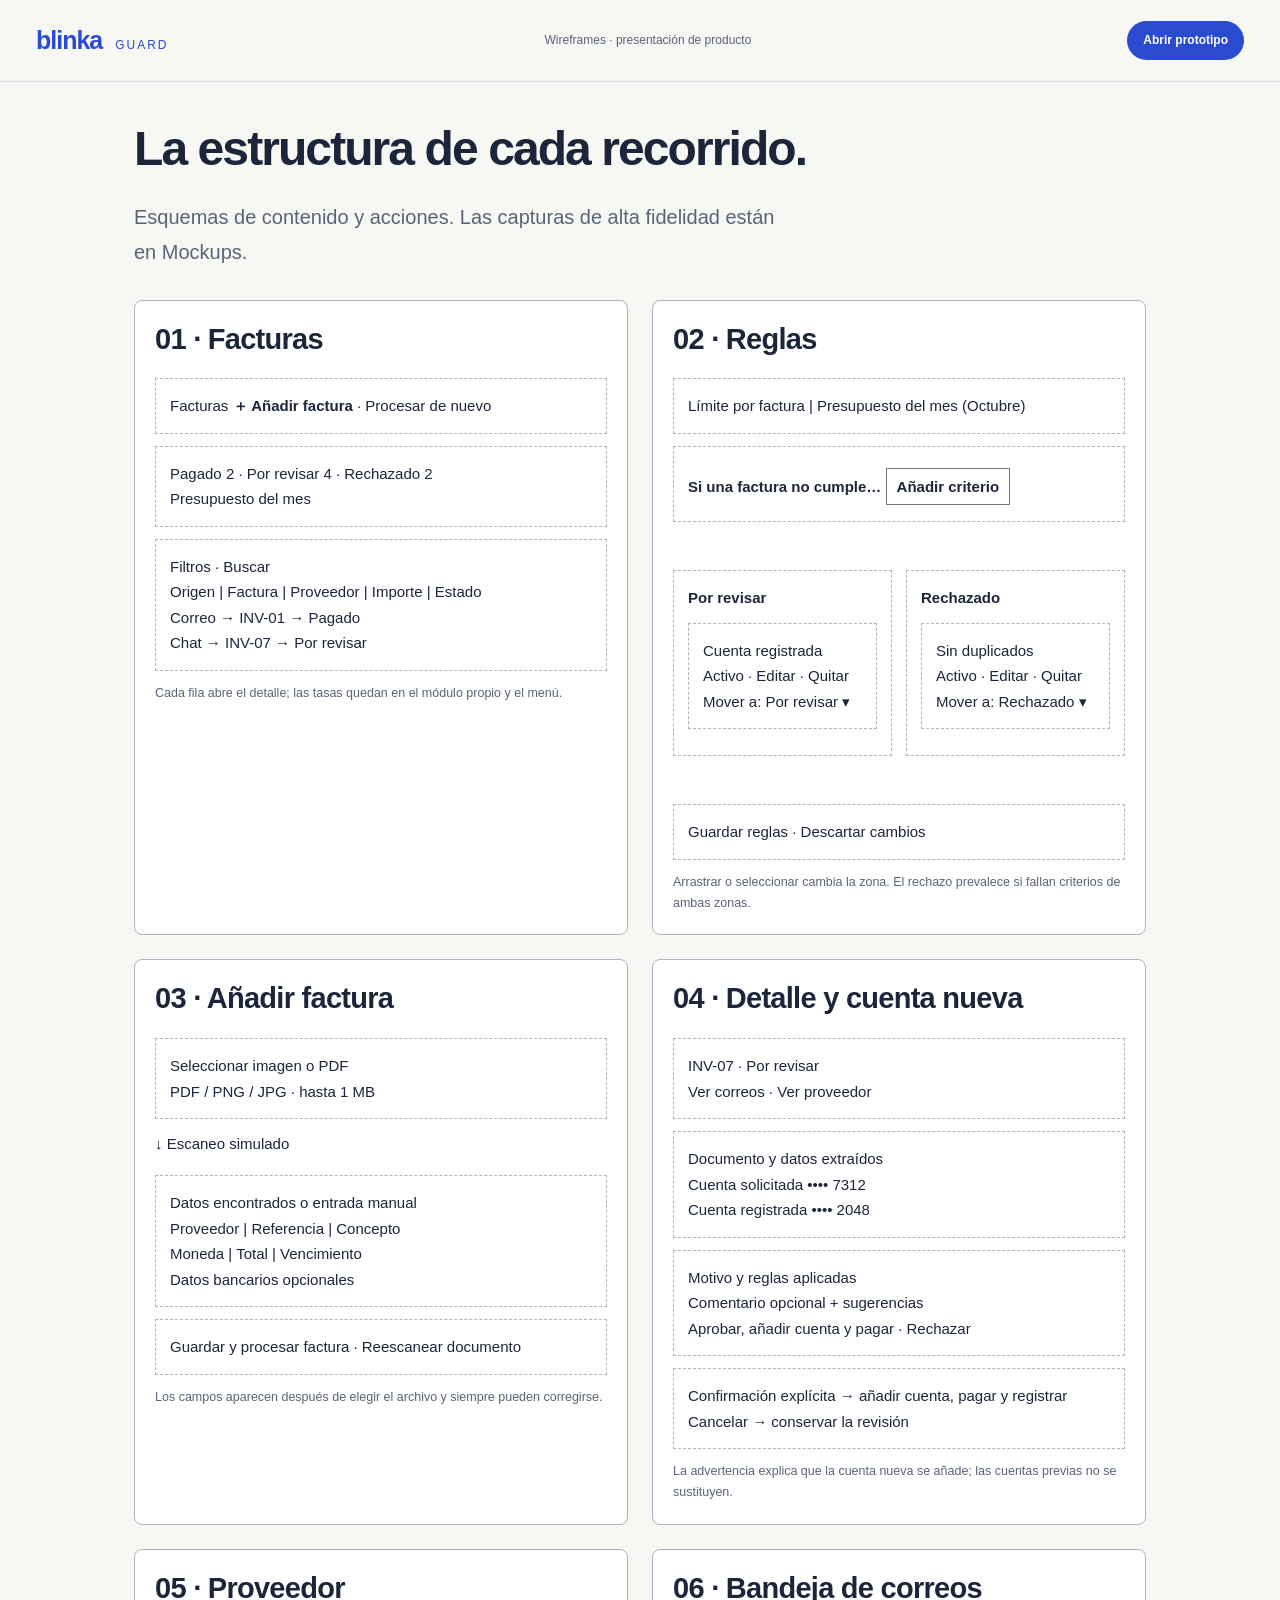
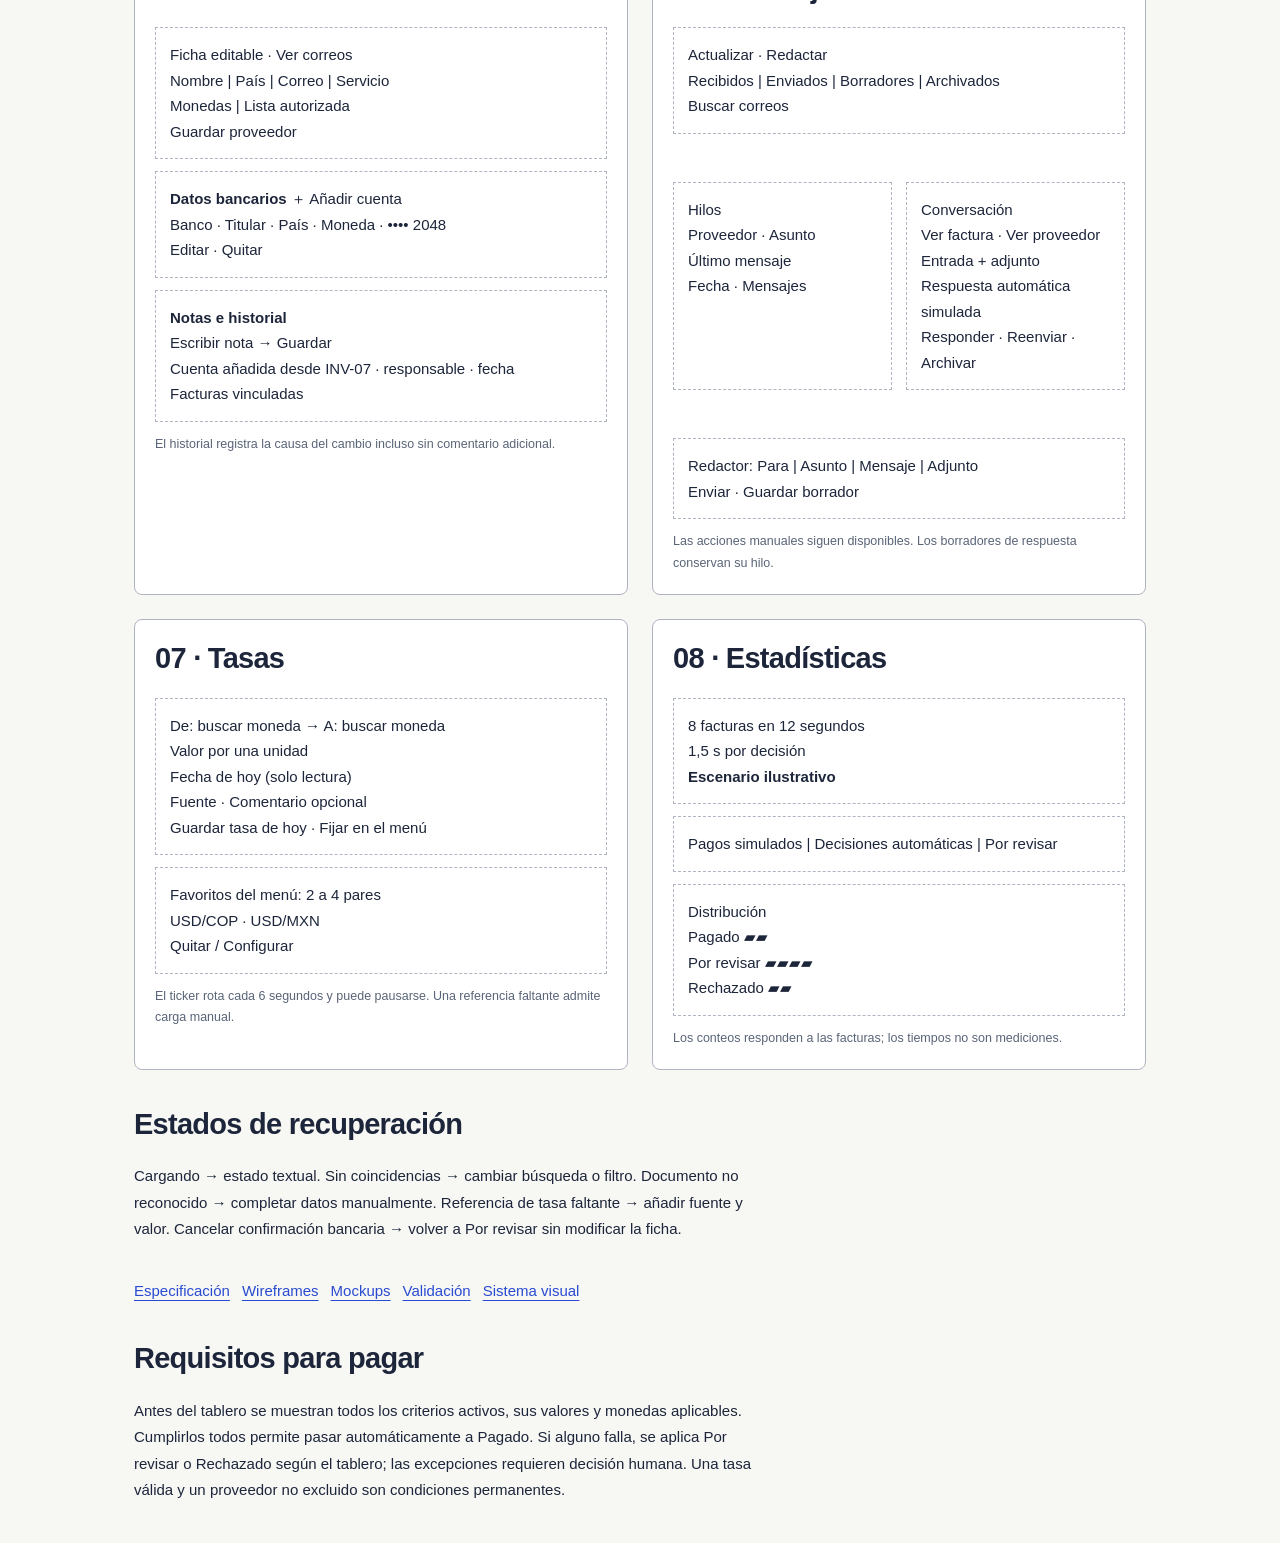
<file: outputs/wireframes.html>
<!doctype html><html lang="es"><head><meta charset="utf-8"><meta name="viewport" content="width=device-width,initial-scale=1"><title>Blinka Guard · Wireframes</title><link rel="stylesheet" href="assets/docs.css"></head><body><header class="doc-header"><a href="index.html">blinka <b>GUARD</b></a><span>Wireframes · presentación de producto</span><a class="button" href="index.html">Abrir prototipo</a></header><main class="spec-wrap"><h1>La estructura de cada recorrido.</h1><p class="lead">Esquemas de contenido y acciones. Las capturas de alta fidelidad están en Mockups.</p><div class="wf-grid">
<article class="wf"><h2>01 · Facturas</h2><div>Facturas <b>＋ Añadir factura</b> · Procesar de nuevo</div><div>Pagado 2 · Por revisar 4 · Rechazado 2<br>Presupuesto del mes</div><div>Filtros · Buscar<br>Origen | Factura | Proveedor | Importe | Estado<br>Correo → INV-01 → Pagado<br>Chat → INV-07 → Por revisar</div><small>Cada fila abre el detalle; las tasas quedan en el módulo propio y el menú.</small></article>
<article class="wf"><h2>02 · Reglas</h2><div>Límite por factura | Presupuesto del mes (Octubre)</div><div><b>Si una factura no cumple…</b> <span class="wire-button">Añadir criterio</span></div><section class="wire-columns"><div><b>Por revisar</b><div>Cuenta registrada<br>Activo · Editar · Quitar<br>Mover a: Por revisar ▾</div></div><div><b>Rechazado</b><div>Sin duplicados<br>Activo · Editar · Quitar<br>Mover a: Rechazado ▾</div></div></section><div>Guardar reglas · Descartar cambios</div><small>Arrastrar o seleccionar cambia la zona. El rechazo prevalece si fallan criterios de ambas zonas.</small></article>
<article class="wf"><h2>03 · Añadir factura</h2><div>Seleccionar imagen o PDF<br>PDF / PNG / JPG · hasta 1 MB</div><p>↓ Escaneo simulado</p><div>Datos encontrados o entrada manual<br>Proveedor | Referencia | Concepto<br>Moneda | Total | Vencimiento<br>Datos bancarios opcionales</div><div>Guardar y procesar factura · Reescanear documento</div><small>Los campos aparecen después de elegir el archivo y siempre pueden corregirse.</small></article>
<article class="wf"><h2>04 · Detalle y cuenta nueva</h2><div>INV-07 · Por revisar<br>Ver correos · Ver proveedor</div><div>Documento y datos extraídos<br>Cuenta solicitada •••• 7312<br>Cuenta registrada •••• 2048</div><div>Motivo y reglas aplicadas<br>Comentario opcional + sugerencias<br>Aprobar, añadir cuenta y pagar · Rechazar</div><div>Confirmación explícita → añadir cuenta, pagar y registrar<br>Cancelar → conservar la revisión</div><small>La advertencia explica que la cuenta nueva se añade; las cuentas previas no se sustituyen.</small></article>
<article class="wf"><h2>05 · Proveedor</h2><div>Ficha editable · Ver correos<br>Nombre | País | Correo | Servicio<br>Monedas | Lista autorizada<br>Guardar proveedor</div><div><b>Datos bancarios</b> ＋ Añadir cuenta<br>Banco · Titular · País · Moneda · •••• 2048<br>Editar · Quitar</div><div><b>Notas e historial</b><br>Escribir nota → Guardar<br>Cuenta añadida desde INV-07 · responsable · fecha<br>Facturas vinculadas</div><small>El historial registra la causa del cambio incluso sin comentario adicional.</small></article>
<article class="wf"><h2>06 · Bandeja de correos</h2><div>Actualizar · Redactar<br>Recibidos | Enviados | Borradores | Archivados<br>Buscar correos</div><section class="wire-columns"><div>Hilos<br>Proveedor · Asunto<br>Último mensaje<br>Fecha · Mensajes</div><div>Conversación<br>Ver factura · Ver proveedor<br>Entrada + adjunto<br>Respuesta automática simulada<br>Responder · Reenviar · Archivar</div></section><div>Redactor: Para | Asunto | Mensaje | Adjunto<br>Enviar · Guardar borrador</div><small>Las acciones manuales siguen disponibles. Los borradores de respuesta conservan su hilo.</small></article>
<article class="wf"><h2>07 · Tasas</h2><div>De: buscar moneda → A: buscar moneda<br>Valor por una unidad<br>Fecha de hoy (solo lectura)<br>Fuente · Comentario opcional<br>Guardar tasa de hoy · Fijar en el menú</div><div>Favoritos del menú: 2 a 4 pares<br>USD/COP · USD/MXN<br>Quitar / Configurar</div><small>El ticker rota cada 6 segundos y puede pausarse. Una referencia faltante admite carga manual.</small></article>
<article class="wf"><h2>08 · Estadísticas</h2><div>8 facturas en 12 segundos<br>1,5 s por decisión<br><b>Escenario ilustrativo</b></div><div>Pagos simulados | Decisiones automáticas | Por revisar</div><div>Distribución<br>Pagado ▰▰<br>Por revisar ▰▰▰▰<br>Rechazado ▰▰</div><small>Los conteos responden a las facturas; los tiempos no son mediciones.</small></article>
</div><section><h2>Estados de recuperación</h2><p>Cargando → estado textual. Sin coincidencias → cambiar búsqueda o filtro. Documento no reconocido → completar datos manualmente. Referencia de tasa faltante → añadir fuente y valor. Cancelar confirmación bancaria → volver a Por revisar sin modificar la ficha.</p></section><p class="end-links"><a href="handoff.html">Especificación</a><a href="wireframes.html">Wireframes</a><a href="mockups.html">Mockups</a><a href="validation.md">Validación</a><a href="DESIGN.md">Sistema visual</a></p><section><h2>Requisitos para pagar</h2><p>Antes del tablero se muestran todos los criterios activos, sus valores y monedas aplicables. Cumplirlos todos permite pasar automáticamente a Pagado. Si alguno falla, se aplica Por revisar o Rechazado según el tablero; las excepciones requieren decisión humana. Una tasa válida y un proveedor no excluido son condiciones permanentes.</p></section></main></body></html>
</file>
<file: outputs/assets/styles.css>
@charset "UTF-8";
:root{--ink:#1c253a;--text:#1c253a;--muted:#596477;--bg:#f7f7f4;--surface:#fff;--line:#dce0e8;--accent:#2a4bd0;--accent-hover:#203ca8;--mint:#edf0fc;--warn:#80540b;--warn-bg:#fff2d8;--danger:#a03f37;--danger-bg:#fbece8;--radius:12px;--font:"Segoe UI",Inter,Arial,sans-serif;--shadow:0 16px 48px rgba(27,55,44,.14)}
*{box-sizing:border-box}body{margin:0;background:var(--bg);color:var(--text);font:14px/1.5 var(--font);font-variant-numeric:tabular-nums}button,input,select,textarea{font:inherit}button,a,input,textarea,select{-webkit-tap-highlight-color:transparent}button,a{touch-action:manipulation}button{cursor:pointer}a{color:var(--accent);text-underline-offset:3px}button:disabled{cursor:not-allowed;opacity:.48}button,input,select,textarea,a,summary{outline-offset:4px}*:focus-visible{outline:3px solid #2a4bd0}::selection{background:#dce3ff;color:var(--ink)}input,textarea{caret-color:var(--accent)}h1,h2,h3,p{margin:0}h1{font-size:32px;line-height:1.2;font-weight:650;letter-spacing:-.035em;color:var(--ink)}h2{font-size:20px;line-height:1.35;letter-spacing:-.02em;font-weight:650;color:var(--ink)}h3{font-size:15px;font-weight:650;color:var(--ink)}p{max-width:72ch}small,.small{font-size:12px}.muted{color:var(--muted)}.mono{font-family:Consolas,monospace;font-size:12px}.icon{width:19px;height:19px;flex-shrink:0;vertical-align:middle;fill:none;stroke:currentColor;stroke-width:1.6;stroke-linecap:round;stroke-linejoin:round}.skip{position:fixed;left:12px;top:-60px;z-index:100;background:#fff;padding:12px}.skip:focus{top:12px}.sidebar{position:fixed;inset:0 auto 0 0;width:224px;border-right:1px solid var(--line);background:#f7f7f4;padding:28px 20px;display:flex;flex-direction:column;z-index:20}.brand{display:flex;align-items:center;gap:10px;color:var(--ink);text-decoration:none;margin-bottom:34px}.brand-mark{display:grid;place-items:center;background:var(--ink);color:#ffffff;width:34px;height:38px;border-radius:10px 10px 14px 14px}.brand-name{font-size:24px;letter-spacing:-1px;font-weight:650;line-height:1}.brand-name span{font-size:12px;font-weight:500;letter-spacing:1.8px;display:block;margin-top:6px}.org{border-top:1px solid var(--line);border-bottom:1px solid var(--line);padding:16px 0;margin-bottom:26px;display:flex;gap:10px;align-items:center}.org-mark{width:32px;height:32px;display:grid;place-items:center;border:1px solid #d1d7e5;border-radius:8px;font-weight:600;color:var(--ink)}.org strong{font-size:12px;display:block}.org small{color:var(--muted);font-size:11px}.nav{display:flex;flex-direction:column;gap:6px}.nav a{display:flex;align-items:center;gap:10px;color:#596477;text-decoration:none;padding:12px;border-radius:8px;font-size:13px;font-weight:550}.nav a:hover{background:#eceff8}.nav a[aria-current=page]{background:#e6ebff;color:#233ca0}.nav-count{font-size:11px;background:#fff9ed;color:#80540b;min-width:22px;line-height:22px;border-radius:6px;text-align:center;margin-left:auto}.nav-bottom{margin-top:auto;padding-top:24px}.demo-label{font-size:11px;letter-spacing:.04em;color:#596477;border:1px solid #d1d7e5;display:inline-flex;align-items:center;gap:6px;padding:5px 8px;border-radius:5px}.sidebar-note{font-size:11px;color:#596477;line-height:1.6;margin-top:12px}.sidebar-note a{display:block;margin-top:6px}.workspace{margin-left:224px}.topbar{height:76px;padding:0 40px;display:flex;align-items:center;justify-content:space-between;border-bottom:1px solid var(--line);background:#fff;gap:16px}.breadcrumb{display:flex;align-items:center;gap:12px;font-size:12px;color:var(--muted)}.breadcrumb strong{color:var(--text);font-weight:550}.top-actions{display:flex;align-items:center;gap:18px}.avatar{background:#edf0f9;border-radius:50%;height:32px;width:32px;display:grid;place-items:center;font-size:11px;color:#3d4c71;font-weight:600}.identity{display:flex;align-items:center;gap:9px}.identity strong{font-size:12px;display:block}.identity small{font-size:10px;color:var(--muted)}.text-btn{border:0;background:transparent;color:var(--accent);display:inline-flex;gap:7px;align-items:center;font-size:12px;font-weight:600;padding:6px}.text-btn:hover{text-decoration:underline;text-underline-offset:4px}main{padding:34px 40px 48px;max-width:1640px;margin:auto;min-height:calc(100vh - 76px)}.page-heading{display:flex;justify-content:space-between;align-items:flex-start;gap:20px;margin-bottom:28px}.page-heading p{margin-top:9px;font-size:13px;color:var(--muted)}.heading-actions{display:flex;gap:9px;flex-wrap:wrap;padding-top:5px}.btn{display:inline-flex;align-items:center;justify-content:center;gap:8px;background:var(--surface);border:1px solid #d1d7e5;border-radius:7px;color:var(--ink);font-weight:600;padding:10px 14px;text-decoration:none;white-space:nowrap;font-size:12px;min-height:40px}.btn:hover{background:#f0f2fa}.btn.primary{background:var(--accent);border-color:var(--accent);color:#fff}.btn.primary:hover{background:var(--accent-hover)}.btn.danger{color:var(--danger);border-color:#d6aaa5;background:#fff}.btn.sm{min-height:32px;padding:7px 10px;font-size:11px}.btn.wide{width:100%}.callout{display:flex;gap:14px;align-items:center;padding:18px 22px;border:1px solid #dce2f5;border-radius:var(--radius);background:#edf0fc;margin-bottom:26px}.callout-icon{width:36px;height:36px;border:1px solid #c8d3f3;display:grid;place-items:center;border-radius:50%;color:var(--accent);flex-shrink:0}.callout strong{font-size:14px;font-weight:600}.callout p{font-size:12px;margin-top:2px;color:#4e5c7a}.callout .btn{margin-left:auto;background:#fff;flex-shrink:0}.notice{padding:14px 16px;border:1px solid #e3d0a7;background:#fffaed;border-radius:8px;color:#72521c;margin-bottom:20px;font-size:12px;display:flex;align-items:center;gap:14px;justify-content:space-between}.notice p{max-width:80ch}.notice strong{display:block;margin-bottom:3px}.notice.info{background:#edf0fc;border-color:#d2daf3;color:#3b4e83}.notice.error{background:var(--danger-bg);border-color:#ecc8c2;color:var(--danger)}.overview{display:grid;grid-template-columns:1fr 1.25fr;gap:32px;margin:0 0 30px;padding-bottom:26px;border-bottom:1px solid var(--line)}.status-summary{display:grid;grid-template-columns:repeat(3,1fr);gap:14px}.status-summary>div{border-right:1px solid var(--line);padding-right:12px}.status-summary>div:last-child{border:0}.status-summary strong{display:block;font-size:30px;font-weight:550;letter-spacing:-1px;line-height:1.2;color:var(--ink);margin:8px 0}.status-summary small{font-size:11px;color:var(--muted)}.status-label{font-size:12px;display:flex;align-items:center;gap:6px;color:var(--muted)}.dot{display:inline-block;width:6px;height:6px;border-radius:50%;background:currentColor;flex-shrink:0}.budget-head{display:flex;align-items:center;justify-content:space-between;margin-bottom:11px;font-size:12px}.budget-head strong{font-size:16px;font-weight:600;letter-spacing:-.02em}.budget-bar{height:8px;display:flex;overflow:hidden;background:#e5e8ef;border-radius:3px}.budget-bar span{height:100%}.budget-prior{background:#8997b7}.budget-approved{background:#2a4bd0}.budget-legend{display:flex;justify-content:space-between;gap:12px;margin-top:11px;font-size:10px;color:var(--muted)}.budget-note{font-size:10px;color:var(--muted);margin-top:10px}.section-heading{display:flex;align-items:center;justify-content:space-between;gap:12px;margin-bottom:18px}.section-heading h2{font-size:18px}.section-heading p{font-size:11px;color:var(--muted);margin-top:3px}.section-heading a{font-size:12px}.table-card{border:1px solid var(--line);border-radius:var(--radius);background:var(--surface);overflow:hidden}.table-toolbar{display:flex;align-items:center;justify-content:space-between;gap:14px;padding:14px 18px;border-bottom:1px solid var(--line)}.tabs{display:flex;gap:3px;flex-wrap:wrap}.tab{border:0;background:transparent;color:var(--muted);font-size:11px;font-weight:550;border-radius:6px;padding:8px 10px;min-height:34px}.tab:hover{background:#f0f2fa}.tab[aria-pressed=true]{color:var(--ink);background:#e6ebff}.tab span{margin-left:5px;font-size:10px;opacity:.85}.search{display:flex;align-items:center;gap:7px;border:1px solid var(--line);border-radius:6px;padding:7px 10px;max-width:200px;background:#fff}.search .icon{width:15px;height:15px;color:#596477}.search input{border:0;background:transparent;outline:none;width:100%;font-size:11px;color:var(--text);min-width:0}.search:focus-within{outline:2px solid #2a4bd0;outline-offset:2px}input::placeholder,textarea::placeholder{color:#596477}.table-wrap{overflow-x:auto}table{width:100%;border-collapse:collapse;text-align:left}th{background:#fafafb;color:#596477;font-size:10px;letter-spacing:.025em;font-weight:550;padding:12px 18px;white-space:nowrap}td{padding:16px 18px;border-top:1px solid #edf0f6;vertical-align:middle;font-size:12px}tbody tr:hover{background:#f7f8fc}.vendor-cell{display:flex;align-items:center;gap:11px;min-width:190px}.vendor-icon{height:34px;width:34px;border-radius:9px;background:#eef1f7;color:#596477;display:grid;place-items:center;font-size:10px;font-weight:600;flex-shrink:0}.vendor-cell strong{font-size:12px;font-weight:600;display:block;color:#1c253a}.vendor-cell small{font-size:10px;color:var(--muted);display:block;margin-top:3px}.money{font-size:12px;font-weight:600;color:#1c253a;white-space:nowrap}.money small{display:block;font-size:10px;font-weight:400;color:var(--muted);margin-top:4px}.badge{display:inline-flex;align-items:center;gap:5px;padding:4px 7px;border-radius:5px;font-size:10px;font-weight:600;white-space:nowrap}.badge.approved{background:#e8f1e6;color:#356044}.badge.review{background:var(--warn-bg);color:var(--warn)}.badge.blocked,.badge.rejected{background:var(--danger-bg);color:var(--danger)}.badge.neutral{background:#eef1f7;color:#596477}.reason-short{font-size:10px;color:var(--muted);margin-top:5px;max-width:220px}.row-link{display:inline-flex;align-items:center;gap:5px;text-decoration:none;font-size:11px;font-weight:600;white-space:nowrap}.row-link:hover{text-decoration:underline}.row-link .icon{width:14px}.table-footer{padding:12px 18px;border-top:1px solid var(--line);display:flex;justify-content:space-between;gap:12px;color:var(--muted);font-size:10px}.page-footer{display:flex;align-items:center;justify-content:space-between;gap:20px;margin-top:24px;color:var(--muted);font-size:10px}.page-footer a{color:var(--muted)}.footer-note{display:flex;align-items:center;gap:7px}.footer-note .icon{width:14px;height:14px}.empty{padding:54px 20px;text-align:center}.empty .icon{width:30px;height:30px;color:#596477;margin-bottom:14px}.empty h3{font-size:17px;margin-bottom:5px}.empty p{margin:0 auto 16px;font-size:12px;color:var(--muted)}.back{display:inline-flex;align-items:center;gap:6px;font-size:12px;text-decoration:none;margin-bottom:22px}.back .icon{width:15px}.detail-heading{margin-bottom:22px}.detail-heading h1{font-size:28px}.detail-meta{display:flex;align-items:center;gap:10px;margin-top:10px;font-size:12px;color:var(--muted);flex-wrap:wrap}.detail-grid{display:grid;grid-template-columns:minmax(280px,.95fr) minmax(340px,1.05fr);gap:26px;align-items:start}.evidence{background:#edf0f6;border:1px solid #dce0e8;border-radius:var(--radius);padding:20px}.evidence-title{display:flex;align-items:center;justify-content:space-between;gap:10px;font-size:11px;color:#596477;margin-bottom:18px}.paper{background:#fff;min-height:390px;padding:30px 26px;box-shadow:0 7px 20px #34492a0b;border-radius:2px;color:#1c253a}.paper-brand{font-size:19px;font-weight:650;letter-spacing:-.04em;border-bottom:2px solid #2a4bd0;padding-bottom:14px;margin-bottom:24px}.paper-title{display:flex;justify-content:space-between;font-size:11px;margin-bottom:28px}.paper-title strong{font-size:16px}.paper p{font-size:11px;margin-bottom:7px}.paper-label{font-size:9px;color:#596477;margin-bottom:6px}.paper-line{display:flex;justify-content:space-between;gap:10px;padding:10px 0;border-bottom:1px solid #e2e6ef;font-size:11px}.paper-total{display:flex;justify-content:space-between;margin-top:18px;font-size:15px;font-weight:650}.paper-stamp{margin-top:30px;font-size:9px;text-transform:uppercase;letter-spacing:.08em;color:#596477}.paper.ticket{max-width:310px;margin:auto;font-family:Consolas,monospace}.paper.ticket .paper-brand{font-size:16px;border-bottom:1px dashed #596477}.paper.handwritten{background:#fffef8}.paper.handwritten .paper-brand{font-family:Georgia,serif;font-style:italic;font-size:20px}.chat-paper{background:#eef1f7;box-shadow:none;min-height:390px;padding:18px}.chat-header{border-bottom:1px solid #dce0e8;padding-bottom:15px;margin-bottom:22px;font-size:12px;font-weight:600}.chat-bubble{background:white;padding:15px 14px;border-radius:0 10px 10px 10px;font-size:13px;line-height:1.7;max-width:280px}.chat-bubble strong{color:#9b443a}.chat-time{text-align:right;font-size:9px;color:#596477;margin-top:12px}.evidence-caption{font-size:10px;color:#596477;margin-top:14px;line-height:1.6}.extraction{margin-top:20px}.data-list{display:grid;grid-template-columns:1fr 1fr;gap:0;margin-top:8px}.data-list>div{padding:11px 0;border-bottom:1px solid #dce0e8}.data-list dt{font-size:10px;color:var(--muted)}.data-list dd{margin:3px 0 0;font-size:12px;font-weight:550}.data-list .total{grid-column:span 2;display:flex;justify-content:space-between;align-items:center}.data-list .total dd{font-size:21px;letter-spacing:-.02em}.decision-panel{background:#fff;border:1px solid var(--line);border-radius:var(--radius);padding:24px}.decision-panel h2{margin-top:15px;font-size:22px}.decision-explanation{font-size:13px;line-height:1.75;margin-top:9px;color:#596477}.decision-context{display:flex;align-items:center;gap:6px;font-size:10px;color:var(--muted);margin-top:14px}.decision-context .icon{width:13px;height:13px}.divider{border:0;border-top:1px solid var(--line);margin:23px 0}.checks{list-style:none;padding:0;margin:12px 0 0}.checks li{display:flex;gap:10px;padding:9px 0;align-items:flex-start}.check-icon{height:19px;width:19px;display:grid;place-items:center;border-radius:50%;background:#ebf3e6;color:#4a754c;flex-shrink:0;margin-top:1px}.check-icon .icon{width:12px;height:12px;stroke-width:2}.check-icon.fail{background:#f7ecdb;color:#956922}.checks strong{display:block;font-size:11px;font-weight:550}.checks small{display:block;color:var(--muted);font-size:10px;margin-top:2px}.actions-box{margin-top:23px;padding-top:20px;border-top:1px solid var(--line)}.actions-box p{font-size:11px;color:var(--muted);margin:7px 0 15px}.field{display:block;margin:0 0 18px}.field>span,.field>label{display:block;font-size:12px;font-weight:600;margin-bottom:7px}.field input[type=number],.field select,.field textarea{width:100%;border:1px solid #c8d0e0;background:#fff;border-radius:7px;padding:11px 12px;color:var(--ink);min-height:44px}.field textarea{resize:vertical;min-height:80px;font-size:12px}.field small{font-size:10px;color:var(--muted);display:block;margin-top:6px}.field input[aria-invalid=true],.field textarea[aria-invalid=true]{border-color:var(--danger)}.field-error{font-size:11px;color:var(--danger);margin-bottom:12px}.button-row{display:flex;gap:8px;flex-wrap:wrap}.decision-next{margin-top:18px;padding:15px;background:#f4f6fc;border-radius:8px;font-size:12px}.decision-next strong{display:block;font-size:11px;margin-bottom:5px}.detail-secondary{margin-top:22px;border:1px solid var(--line);border-radius:9px;background:#fff}.detail-secondary summary{cursor:pointer;font-size:11px;font-weight:600;padding:14px 16px;color:#4a5875}.detail-secondary .inner{padding:0 16px 16px}.detail-secondary p{font-size:11px;color:var(--muted);margin-bottom:9px}pre{overflow:auto;max-height:300px;border-radius:6px;background:#f4f6fc;padding:14px;font-size:10px;color:#3d4c71;line-height:1.6;margin:0;white-space:pre-wrap;word-break:break-word}.rules-layout{display:grid;grid-template-columns:minmax(300px,1fr) minmax(320px,1fr);gap:28px;align-items:start}.panel{background:#fff;border:1px solid var(--line);border-radius:var(--radius);padding:24px}.panel>p{font-size:12px;color:var(--muted);margin:7px 0 22px}.panel h2{font-size:18px}.form-grid{display:grid;grid-template-columns:1fr 1fr;gap:18px}.input-suffix{position:relative}.input-suffix input{padding-right:48px!important}.input-suffix b{position:absolute;right:14px;top:12px;font-size:11px;font-weight:500;color:var(--muted)}input[type=range]{width:100%;accent-color:var(--accent);height:20px;margin:10px 0 0}.provider-list{display:grid;gap:0;margin:13px 0 20px}.provider-item{display:flex;align-items:center;gap:10px;padding:11px 0;border-bottom:1px solid #e2e6ef;font-size:12px;cursor:pointer}.provider-item input{width:16px;height:16px;accent-color:var(--accent)}.provider-item small{margin-left:auto;color:var(--muted);font-size:10px}.preview{position:sticky;top:24px}.preview-title{display:flex;align-items:center;justify-content:space-between;gap:10px}.preview-title .badge{font-size:9px}.preview-summary{display:flex;gap:25px;margin:21px 0}.preview-summary strong{font-size:26px;display:block;line-height:1.2;font-weight:550;color:var(--ink)}.preview-summary small{font-size:10px;color:var(--muted)}.preview-row{display:flex;justify-content:space-between;align-items:center;gap:12px;border-top:1px solid var(--line);padding:12px 0;font-size:11px}.preview-row small{display:block;color:var(--muted);font-size:10px}.preview-changed{background:#fffaf0;margin-left:-10px;margin-right:-10px;padding-left:10px;padding-right:10px}.preview-note{font-size:11px;color:var(--muted);margin-top:16px}.rule-current{display:flex;justify-content:space-between;font-size:11px;color:var(--muted);padding:12px 0}.timeline{display:grid;gap:0}.timeline-item{display:grid;grid-template-columns:30px 1fr auto;gap:14px;padding:21px 0;border-bottom:1px solid var(--line);align-items:start}.timeline-icon{width:29px;height:29px;display:grid;place-items:center;border:1px solid var(--line);background:#f4f6fc;border-radius:50%;color:#596477}.timeline-icon .icon{width:14px}.timeline-item h3{font-size:12px}.timeline-item p{font-size:11px;color:var(--muted);margin-top:5px}.timeline-item time{font-size:10px;color:var(--muted)}.timeline-item details{margin-top:8px}.timeline-item summary{font-size:10px;color:var(--accent);cursor:pointer}.guide-grid{display:grid;grid-template-columns:1fr 1fr;gap:25px}.guide-step{padding:20px 0;border-bottom:1px solid var(--line)}.guide-step:first-child{padding-top:5px}.guide-step h3{margin-bottom:6px}.guide-step p{font-size:12px;color:var(--muted);margin-bottom:12px}.guide-step .btn{font-size:11px}.muted-box{background:#eef1f9;padding:18px;border-radius:8px;font-size:12px;color:#4a5875;margin-top:18px}.muted-box p{margin-top:6px}.state-demo{margin-top:18px}.skeleton{background:#e5e9f3;border-radius:5px;height:18px;margin:13px 0;animation:pulse 1s ease-in-out infinite alternate}.loading-box{background:#fff;border:1px solid var(--line);padding:28px;border-radius:12px}.loading-box p{font-size:12px;color:var(--muted);margin:8px 0 20px}.loading-box .skeleton:nth-child(2n){width:72%}@keyframes pulse{to{opacity:.4}}.toast{position:fixed;bottom:24px;left:calc(50% + 112px);transform:translateX(-50%) translateY(15px);padding:13px 18px;background:#1c253a;color:#fff;font-size:12px;border-radius:9px;box-shadow:var(--shadow);opacity:0;pointer-events:none;z-index:80;transition:opacity .18s,transform .18s;max-width:calc(100vw - 32px)}.toast.visible{opacity:1;transform:translateX(-50%) translateY(0)}dialog{border:0;border-radius:14px;padding:28px;max-width:440px;width:calc(100% - 32px);box-shadow:var(--shadow);color:var(--text)}dialog::backdrop{background:#1c253a60}dialog h2{font-size:22px}dialog p{font-size:13px;color:var(--muted);margin:12px 0 22px}dialog .button-row{justify-content:flex-end}.storage-note{font-size:11px;background:#fff2d8;padding:10px 16px;color:#80540b}.visually-hidden{position:absolute;width:1px;height:1px;padding:0;overflow:hidden;clip:rect(0,0,0,0);white-space:nowrap;border:0}.history-mini{margin-top:15px}.history-mini li{font-size:11px;color:var(--muted);margin:8px 0}.human-note{font-size:12px;margin-top:15px;padding:15px;background:#f4f6fc;border-radius:7px}.human-note strong{display:block;margin-bottom:4px}.export-note{font-size:10px;color:var(--muted);margin-top:15px}
@media(min-width:1500px){td{padding-top:20px;padding-bottom:20px}.table-toolbar{padding-top:18px;padding-bottom:18px}main{padding-top:42px}.overview{margin-bottom:34px}}
@media(max-width:1200px){.sidebar{width:194px;padding:26px 16px}.workspace{margin-left:194px}.topbar{padding:0 26px}main{padding:28px 26px}.table-toolbar{flex-wrap:wrap}.search{max-width:none;width:100%}.overview{grid-template-columns:1fr;gap:22px}.status-summary{max-width:600px}.detail-grid{gap:18px}.decision-panel{padding:20px}.paper{padding:24px 18px}.toast{left:calc(50% + 97px)}}
@media(max-width:900px){.sidebar{width:76px;padding:24px 12px}.brand{justify-content:center}.brand-name,.org,.nav a span,.nav-bottom{display:none}.nav a{justify-content:center;padding:13px}.nav a .nav-count{display:none}.workspace{margin-left:76px}.topbar{padding:0 24px}.rules-layout,.detail-grid{grid-template-columns:1fr}.preview{position:static}.detail-grid{max-width:800px}.evidence{order:2}.decision-column{order:1}.guide-grid{grid-template-columns:1fr}.toast{left:calc(50% + 38px)}.breadcrumb{font-size:11px}.identity strong,.identity small{display:none}}
@media(max-width:600px){.sidebar{position:static;width:100%;height:auto;padding:14px 18px;border-right:0;border-bottom:1px solid var(--line);display:block}.brand{justify-content:flex-start;margin:0}.brand-name{display:block;font-size:19px;letter-spacing:-.8px}.brand-name span{display:inline;font-size:11px;margin-left:7px;letter-spacing:1.4px}.brand-mark{width:27px;height:30px;border-radius:7px 7px 10px 10px}.brand-mark .icon{width:17px}.nav{flex-direction:row;margin-top:15px;gap:5px}.nav a{padding:9px 10px;flex:1;font-size:10px;gap:6px;min-height:40px}.nav a .icon{width:16px;height:16px}.nav a span{display:inline}.nav a[data-nav=guide]{flex:0}.nav a[data-nav=guide] span{display:none}.workspace{margin:0}.topbar{height:56px;padding:0 18px}.breadcrumb{gap:6px;font-size:10px}.breadcrumb .crumb-org{display:none}.top-actions{gap:8px}.top-actions .text-btn{font-size:10px}.avatar{width:26px;height:26px;font-size:9px}main{padding:24px 18px 32px;min-height:70vh}h1{font-size:27px}.page-heading{flex-direction:column;gap:12px;margin-bottom:22px}.page-heading p{font-size:12px}.heading-actions{padding:0;gap:7px;width:100%}.heading-actions .btn{flex:1;font-size:11px;padding:9px}.callout{padding:15px;flex-wrap:wrap;gap:10px;margin-bottom:23px}.callout-icon{width:29px;height:29px}.callout>div:nth-child(2){flex:1}.callout strong{font-size:12px}.callout p{font-size:10px}.callout .btn{margin-left:39px;font-size:10px;min-height:33px;padding:7px 10px}.overview{gap:20px;margin-bottom:23px;padding-bottom:22px}.status-summary{gap:8px}.status-label{font-size:10px;gap:5px}.status-summary strong{font-size:27px;margin:6px 0}.status-summary small{font-size:9px}.budget-head{font-size:11px}.budget-head strong{font-size:14px}.budget-legend{font-size:9px;gap:5px;flex-wrap:wrap}.budget-note{font-size:9px}.section-heading h2{font-size:17px}.section-heading p{font-size:10px}.section-heading a{font-size:10px}.table-toolbar{padding:12px;gap:10px}.tabs{gap:2px}.tab{font-size:10px;padding:7px 8px}.tab span{font-size:9px;margin-left:3px}.table-wrap{overflow:visible}table,tbody{display:block}thead{display:none}tr{display:grid;grid-template-columns:1fr auto;padding:15px 13px;gap:12px;border-top:1px solid var(--line)}td{display:block;padding:0;border:0;min-width:0}td.vendor-td{grid-column:1;grid-row:1}td.money-td{grid-column:2;grid-row:1;text-align:right}td.status-td{grid-column:1;grid-row:2}td.due-td{display:none}td.link-td{grid-column:2;grid-row:2;align-self:center}.vendor-cell{min-width:0;gap:8px}.vendor-icon{height:29px;width:29px;font-size:9px;border-radius:7px}.vendor-cell strong{font-size:10px}.vendor-cell small{font-size:9px}.money{font-size:11px}.money small{font-size:9px}.badge{font-size:9px;padding:4px 6px}.reason-short{font-size:9px}.row-link{font-size:10px;min-height:36px}.table-footer{padding:11px 13px;font-size:9px}.table-footer span:last-child{display:none}.page-footer{font-size:9px;align-items:flex-start;flex-direction:column;gap:10px;margin-top:18px}.detail-heading h1{font-size:25px}.detail-meta{font-size:11px}.detail-grid{gap:20px}.evidence{padding:15px}.decision-panel,.panel{padding:19px}.decision-panel h2{font-size:21px}.decision-explanation{font-size:12px}.checks strong{font-size:11px}.checks small{font-size:10px}.form-grid{grid-template-columns:1fr;gap:0}.rules-layout{gap:20px}.notice{align-items:flex-start;flex-direction:column;font-size:11px}.notice .btn{font-size:10px}.preview-summary{gap:22px}.toast{left:50%;width:calc(100% - 36px);text-align:center;bottom:16px}.timeline-item{grid-template-columns:25px 1fr;gap:10px}.timeline-item time{grid-column:2;grid-row:2}.button-row .btn{flex:1;font-size:11px}.paper{min-height:360px}.guide-grid{gap:20px}.field textarea{font-size:13px}}
main:focus{outline:none}
.paper-label,.paper-stamp,.chat-time{color:var(--muted)}
@media(max-width:600px){.callout>div:nth-child(2){flex:1 1 calc(100% - 45px)}.callout .btn{margin-left:39px;flex-basis:calc(100% - 39px);justify-content:space-between}.vendor-cell strong{font-size:12px}.vendor-cell small{font-size:10px}.money{font-size:12px}.money small{font-size:10px}.badge{font-size:10px}.reason-short{font-size:10px}.nav a{font-size:11px}.section-heading>a{white-space:nowrap}.status-label{font-size:11px}.status-summary small{font-size:10px}}
@media(prefers-reduced-motion:reduce){*,*::before,*::after{animation:none!important;transition:none!important;scroll-behavior:auto!important}}
@media print{.sidebar,.topbar,.heading-actions,.page-footer,.btn,.toast,.back,.actions-box{display:none!important}.workspace{margin:0}main{padding:0}.detail-grid{grid-template-columns:1fr 1fr}.evidence{order:0}.decision-column{order:0}.panel,.decision-panel{break-inside:avoid}body{background:white}}

/* Blinka-inspired extension: financial controls remain visually quiet. */
.btn{border-radius:999px}.sidebar .brand-mark{background:var(--accent)}
.brand-name{letter-spacing:-.035em}.sidebar-note{position:relative;padding-bottom:50px;overflow:hidden}.sidebar-note:after{content:"";position:absolute;width:180px;height:55px;border:1px solid #b6c4ed;border-radius:50%;transform:rotate(-22deg);top:82px;left:-30px;box-shadow:0 8px 0 -7px #b6c4ed,0 16px 0 -15px #b6c4ed;pointer-events:none}
.field input:not([type=checkbox]):not([type=range]),.field select{width:100%;min-height:44px;padding:10px 12px;border:1px solid #c8d0e0;border-radius:7px;background:#fff;color:var(--ink)}
.fx-strip{padding:22px 0;margin-bottom:26px;border-top:1px solid var(--line);border-bottom:1px solid var(--line)}.fx-strip .section-heading{margin-bottom:16px}.fx-grid{display:grid;grid-template-columns:repeat(4,minmax(0,1fr));gap:24px}.fx-item{min-width:0}.fx-item>div{display:flex;flex-wrap:wrap;gap:6px 12px;justify-content:space-between;font-size:12px}.fx-item>div span{color:var(--muted);font-size:10px}.fx-item b{display:block;font-size:24px;font-weight:550;letter-spacing:-.02em;margin:6px 0}.fx-item small{display:block;font-size:10px;color:var(--muted);overflow-wrap:anywhere}.fx-strip>p{margin-top:15px}.settings-links{margin:18px 0 24px}.provider-shortcut{display:flex;justify-content:space-between;align-items:center;gap:16px;padding:14px 0;margin-bottom:22px;border-top:1px solid var(--line);border-bottom:1px solid var(--line);font-size:12px}.suggestions{display:flex;gap:7px;flex-wrap:wrap;margin:-9px 0 20px}.suggestion{border:1px solid #d3dbee;border-radius:8px;background:#f5f7fd;color:#324a8a;font-size:11px;padding:8px 10px;text-align:left;min-height:36px}.suggestion:hover{background:#e7edff}.currency-options{border:0;padding:0;margin:0 0 22px;display:flex;flex-wrap:wrap;gap:14px}.currency-options legend{font-size:12px;font-weight:600;margin-bottom:10px}.currency-options label{display:flex;align-items:center;gap:5px;font-size:12px}.currency-options input{accent-color:var(--accent);width:16px;height:16px}.comparison{margin:14px 0 22px}.comparison .preview-row{align-items:flex-start}.comparison small{margin-top:4px}.evaluation-dialog{max-width:760px;max-height:90vh;overflow:auto}.upload-area{display:flex;flex-direction:column;gap:12px;justify-content:center;min-height:210px;padding:28px 22px;border:1px dashed #8a9ac9;border-radius:12px;background:#f5f7fd;color:var(--ink)}.upload-area span{font-size:12px;color:var(--muted)}.upload-area input{max-width:100%;font-size:12px}.upload-area input::file-selector-button{border:0;background:var(--accent);color:white;padding:10px 14px;border-radius:999px;margin:6px 10px 6px 0;cursor:pointer}#file-status{overflow-wrap:anywhere;margin:14px 0 22px}.table-toolbar select{max-width:170px;padding:8px;border:1px solid var(--line);border-radius:6px;background:#fff;color:var(--ink)}[hidden]{display:none!important}*:focus-visible{outline-color:var(--accent)}body{scrollbar-color:#8997b7 #eef1f7}.badge.approved{color:#30563c}.nav a{padding:11px 10px}.btn{white-space:normal;text-align:center}.fx-strip h2{font-size:18px}
@media(max-width:1100px){.fx-grid{grid-template-columns:repeat(2,minmax(0,1fr));gap:22px}.comparison .preview-row{flex-wrap:wrap}}
@media(max-width:700px){.fx-grid{gap:20px 14px}.fx-item b{font-size:22px}.provider-shortcut{align-items:flex-start;flex-direction:column}.nav{overflow-x:auto}.nav a{flex-shrink:0}.upload-area{padding:18px;min-height:180px}.comparison .preview-row{flex-direction:column}.page-heading .heading-actions{width:100%}.currency-options{gap:16px}.fx-strip{margin-bottom:22px}.table-toolbar{align-items:flex-start}.evaluation-dialog{padding:20px}.suggestion{min-height:44px}}

.criteria-section{border-top:1px solid var(--line);border-bottom:1px solid var(--line);margin:12px 0 26px;padding:24px 0}.criteria-section>p{margin:8px 0 14px}.criteria-list{margin:18px 0}.criterion-row{padding:15px 0;border-bottom:1px solid var(--line)}.criterion-row strong{font-size:13px}.criterion-row p{font-size:11px;color:var(--muted);margin:5px 0 10px}.criterion-row .button-row{align-items:center}.criterion-row label{font-size:12px;display:flex;align-items:center;gap:6px;margin-right:auto}.criterion-row input{accent-color:var(--accent);width:16px;height:16px}.criterion-builder{border:1px solid var(--line);border-radius:10px}.criterion-builder>summary{padding:15px;font-size:13px;font-weight:600;color:var(--accent);cursor:pointer}.criterion-fields{padding:0 15px 16px}.criterion-fields>p{margin-top:12px}.preset-list{padding:0;list-style:none}.preset-list li{font-size:12px;padding:10px 0;border-bottom:1px solid var(--line)}.preset-list span{display:block;font-size:11px;color:var(--muted);margin:4px 0}.criteria-list:empty{display:none}
.rules-layout>*{min-width:0}.field select,.field input,.upload-area input{min-width:0;max-width:100%}
@media(max-width:600px){#provider-results tr{grid-template-columns:minmax(0,1fr) auto}#provider-results td:nth-child(1){grid-column:1;grid-row:1;overflow-wrap:anywhere}#provider-results td:nth-child(2){grid-column:2;grid-row:1}#provider-results td:nth-child(3){grid-column:1/-1;grid-row:2}#provider-results td:nth-child(3):before{content:'Monedas: ';color:var(--muted)}#provider-results td:nth-child(4){grid-column:1/-1;grid-row:3}#provider-results td:nth-child(5){grid-column:1/-1;grid-row:4}#provider-results td:nth-child(5) .btn{min-width:100px}#new-invoice-form .panel{width:100%}}
</file>
<file: outputs/assets/presentation.css>
.sidebar{overflow-y:auto;padding-top:22px}.brand{margin-bottom:22px}.org{margin-bottom:16px}.nav a{min-height:42px}.nav-bottom{padding-top:16px}.sidebar-note{display:none}.ticker{margin-top:24px;padding:16px 0;border-top:1px solid var(--line);border-bottom:1px solid var(--line)}.ticker-head{display:flex;justify-content:space-between;font-size:11px;margin-bottom:12px}#ticker-value>span,#ticker-value>small{display:block;font-size:11px;color:var(--muted)}#ticker-value>strong{display:block;font-size:27px;font-weight:600;letter-spacing:-.025em}.ticker .text-btn{padding:7px 0;font-size:11px}.rules-full{max-width:none}.criteria-board{display:grid;grid-template-columns:1fr 1fr;gap:24px;margin:24px 0}.criteria-lane{background:#f2f4f8;padding:20px;border-radius:12px;min-width:0;border:1px solid transparent}.criteria-lane>header{display:flex;align-items:center;justify-content:space-between}.criteria-lane>header h3{font-size:20px}.criteria-lane>header span{color:var(--muted);font-size:13px}.criteria-lane>p{font-size:12px;color:var(--muted);margin:6px 0 18px}.criteria-lane.blocked>header h3{color:var(--danger)}.criteria-lane.review>header h3{color:var(--warn)}.criterion-card{padding:16px;background:white;border:1px solid var(--line);border-radius:10px;margin-top:12px;cursor:grab}.criterion-card:active{cursor:grabbing}.criterion-card>strong{font-size:14px;display:block}.criterion-card>p{font-size:12px;color:var(--muted);margin:6px 0 14px}.card-controls{display:flex;align-items:center;gap:10px;flex-wrap:wrap}.card-controls label{font-size:12px;margin-right:auto;display:flex;gap:6px;align-items:center}.card-controls input{width:16px;height:16px;accent-color:var(--accent)}.move-control{display:flex;align-items:center;justify-content:space-between;font-size:11px;margin-top:12px;padding-top:12px;border-top:1px solid var(--line);color:var(--muted)}select{color:var(--ink);background:white;border:1px solid #aeb8ce;border-radius:6px;padding:8px;max-width:100%}.drag-over{border-color:var(--accent);background:#e6ebff}.criterion-builder>summary{display:inline-flex;background:var(--accent);color:white;border-radius:7px;margin:12px;font-weight:600}.sticky-actions{padding-top:18px;border-top:1px solid var(--line)}.provider-layout{display:grid;grid-template-columns:1.05fr 1fr;gap:24px;align-items:start}.provider-layout>div>.panel{margin-bottom:24px}.bank-row,.provider-note{padding:18px 0;border-bottom:1px solid var(--line)}.bank-row p,.provider-note p{font-size:12px;margin:7px 0}.provider-note small{display:block;color:var(--muted);font-size:11px}.provider-note a{display:block;margin-top:8px;font-size:12px}.notes-panel form{margin-top:18px}#bank-editor form{margin-top:20px;padding-top:20px;border-top:1px solid var(--line)}.bank-warning{padding:22px;background:#fff6e5;border:1px solid #d5b982;border-radius:12px;margin-bottom:20px}.bank-warning h2{font-size:20px;color:#6c4b12}.bank-warning p{font-size:13px;margin-top:12px;color:#6c4b12}.rates-layout{display:grid;grid-template-columns:1.4fr 1fr;gap:24px;align-items:start}.rates-layout form{margin-top:22px}.pair-result{padding:20px 0;border-block:1px solid var(--line);margin-bottom:22px}.pair-result strong{display:block;font-size:26px;font-weight:600;overflow-wrap:anywhere}.pair-result small{display:block;color:var(--muted);margin-top:7px}.favorite-row{display:flex;align-items:center;justify-content:space-between;padding:20px 0;border-bottom:1px solid var(--line)}.favorite-row small{display:block;margin-top:6px;color:var(--muted)}.rates-layout .panel>p:last-child{margin-top:20px}.scope-bar{display:flex;justify-content:space-between;gap:20px;padding:12px 16px;background:#e6ebff;margin-bottom:20px}.mail-toolbar{display:flex;justify-content:space-between;gap:16px;flex-wrap:wrap;margin-bottom:16px}.mail-layout{display:grid;grid-template-columns:minmax(240px,.8fr) minmax(0,1.7fr);border:1px solid var(--line);border-radius:12px;overflow:hidden;background:white;min-height:540px}.mail-list{background:#f7f8fb;border-right:1px solid var(--line)}.mail-item{display:block;width:100%;padding:20px;text-align:left;border:0;border-bottom:1px solid var(--line);background:transparent;color:var(--ink)}.mail-item:hover{background:#edf0fc}.mail-item.selected{background:#e6ebff}.mail-item strong{font-size:13px;line-height:1.5}.mail-item small,.mail-item>span{display:block;color:var(--muted);font-size:11px;margin-top:7px}.mail-reader{padding:26px;min-width:0}.mail-reader h2{font-size:21px;overflow-wrap:anywhere}.mail-reader .section-heading a{font-size:12px;margin-right:12px}.mail-reader .section-heading{align-items:flex-start}.mail-message{padding:22px 0;border-top:1px solid var(--line)}.mail-message header{display:flex;gap:14px;justify-content:space-between;flex-wrap:wrap}.mail-message header strong{font-size:12px;overflow-wrap:anywhere}.mail-message small{color:var(--muted);font-size:11px}.mail-message p{margin:16px 0;font-size:13px;line-height:1.7;overflow-wrap:anywhere}.mail-foot{margin-top:16px}.unread-dot{display:inline-block;width:7px;height:7px;background:var(--accent);border-radius:50%;margin-right:7px}.composer{margin-bottom:24px}.composer textarea{min-height:150px}.upload-panel{max-width:760px;margin-bottom:24px}.upload-panel>p{margin-top:16px}#scan-form{max-width:900px}#scan-form>p{margin:8px 0 24px}.efficiency{display:flex;align-items:center;justify-content:space-between;gap:32px;padding:36px 0;border-block:1px solid var(--line);margin-bottom:30px}.efficiency h2{font-size:28px}.efficiency p{margin-top:12px;color:var(--muted)}.efficiency-time{min-width:200px}.efficiency-time strong{display:block;font-size:64px;font-weight:600;letter-spacing:-.035em;color:var(--accent)}.efficiency-time span{font-size:12px;color:var(--muted)}.stats-grid{display:grid;grid-template-columns:repeat(3,1fr);margin-bottom:32px;gap:24px}.stats-grid section{padding:16px 0}.stats-grid section>strong{font-size:40px;font-weight:600}.stats-grid h2{font-size:17px;margin:6px 0}.stats-grid p{font-size:12px;color:var(--muted)}.stat-bar{display:flex;align-items:center;gap:20px;margin:24px 0}.stat-bar>span{width:95px;font-size:13px}.stat-bar>div{flex:1;background:#f0f2f7;height:20px;border-radius:4px;overflow:hidden}.stat-bar i{display:block;height:100%;background:#46734c}.stat-bar i.review{background:#987022}.stat-bar i.blocked{background:#a4554c}input[readonly]{background:#f2f4f8;color:var(--muted)}.field input{min-width:0}.field input::placeholder,.field textarea::placeholder{color:#596477}.field-error:empty{display:none}.panel{min-width:0}.btn,.text-btn{min-height:40px}.page-footer{margin-top:32px}
@media(max-width:1100px){.sidebar{width:208px;padding-inline:14px}.workspace{margin-left:208px}main{padding:28px 24px}.criteria-board{gap:14px}.criteria-lane{padding:14px}.provider-layout,.rates-layout{grid-template-columns:1fr}.mail-layout{grid-template-columns:260px 1fr}.mail-reader{padding:20px}}
@media(max-width:700px){.sidebar{position:relative;inset:auto;width:100%;padding:16px;overflow:visible}.workspace{margin-left:0}.sidebar .brand{margin:0 0 14px}.org,.nav-bottom,.ticker{display:none}.nav{flex-direction:row;overflow-x:auto;gap:4px}.nav a{min-width:max-content}.nav a span{display:inline}.topbar{padding:0 16px;height:56px}.topbar .top-actions .text-btn{display:none}main{padding:24px 16px}.criteria-board{grid-template-columns:1fr}.criteria-lane{padding:16px}.card-controls .text-btn{min-height:44px}.move-control select{min-height:44px}.mail-layout{grid-template-columns:1fr}.mail-list{border-right:0;max-height:240px;overflow:auto;border-bottom:1px solid var(--line)}.mail-reader{padding:18px}.mail-toolbar .tabs{overflow-x:auto;max-width:100%}.mail-toolbar .search{width:100%}.mail-message header{display:block}.scope-bar{flex-direction:column;gap:6px}.efficiency{display:block;padding:24px 0}.efficiency-time{margin-top:20px}.efficiency-time strong{font-size:48px}.stats-grid{grid-template-columns:1fr;gap:0}.stats-grid section{border-bottom:1px solid var(--line)}.stats-grid section>strong{float:right;font-size:32px}.form-grid{grid-template-columns:1fr}.provider-layout,.rates-layout{gap:18px}.page-heading{flex-wrap:wrap}.criterion-builder>summary{min-height:44px}.bank-warning{padding:18px}.stat-bar{gap:10px}.ticker-head{font-size:12px}.page-heading h1{font-size:28px}}
@media(prefers-reduced-motion:reduce){*{animation:none!important;transition:none!important;scroll-behavior:auto!important}}
.criteria-lane{max-height:660px;overflow-y:auto}.criteria-lane>header{position:sticky;top:-20px;background:#f2f4f8;padding:8px 0;z-index:1}.criterion-card{padding:14px}.criterion-card>p{margin-bottom:8px}.move-control{margin-top:7px;padding-top:7px}.criteria-section>.section-heading{align-items:center}.sticky-actions{position:sticky;bottom:0;background:#fff;padding:16px 0;z-index:3}.mail-message .btn{margin-top:8px}
@media(max-width:700px){.criteria-lane{max-height:540px}.criteria-section>.section-heading{align-items:flex-start;flex-direction:column}.ticker{display:flex;align-items:center;gap:20px;margin-top:12px;padding:10px 0}.ticker-head{display:block;margin:0}.ticker-head strong,.ticker-head a{display:block;margin:4px 0}#ticker-value{flex:1}#ticker-value>strong{font-size:22px}.ticker .text-btn{min-height:44px}.sticky-actions{gap:8px}.criterion-card .text-btn{min-height:44px}}
@media(max-width:700px){.sticky-actions{position:static}}

.payment-requirements{margin:24px 0 32px;padding:24px;background:#f5f7ff;border:1px solid #cdd6f3;border-radius:16px}.payment-requirements .section-heading{margin-bottom:18px}.payment-requirements-list{display:grid;grid-template-columns:1fr 1fr;gap:18px 28px;list-style:none;padding:0;margin:0 0 20px}.payment-requirements-list li{display:flex;gap:10px;margin:0}.requirement-check{color:#2a4bd0;font-weight:700}.payment-requirements-list strong{font-size:14px}.payment-requirements-list p{font-size:13px;line-height:1.5;margin:4px 0 0;color:#526078}.payment-base{border-top:1px solid #cdd6f3;padding-top:16px;font-size:14px}.payment-requirements .small{margin-bottom:0}@media(max-width:650px){.payment-requirements{padding:18px}.payment-requirements-list{grid-template-columns:1fr;gap:16px}}
</file>
<file: outputs/assets/workspace.css>
:root{--ws-sidebar:260px;--ws-gap:24px}
.sidebar{width:var(--ws-sidebar);overflow-y:auto;padding-bottom:24px}.workspace{margin-left:var(--ws-sidebar)}
.nav{display:flex;flex-direction:column;gap:4px}.ws-nav-row{display:flex;align-items:center;min-width:0}.nav .ws-nav-row>a{flex:1;min-width:0;white-space:normal;padding:10px 8px;font-size:13px}.ws-nav-row>a span{line-height:1.35}.ws-expand{background:none;border:0;color:var(--muted);width:36px;min-height:44px;cursor:pointer;display:grid;place-items:center;border-radius:8px}.ws-expand:hover{background:var(--line)}
.ws-subnav{margin:0 0 8px 24px;border-left:1px solid var(--line);padding-left:8px}.ws-subnav[hidden]{display:none}.nav .ws-subnav a{font-size:12px;line-height:1.35;min-height:36px;padding:8px;color:var(--muted)}.nav .ws-subnav a[aria-current=page]{color:var(--accent);background:var(--nav-active-bg,#e6ebff)}.ws-subtitle{font-size:11px;color:var(--muted);padding:8px 8px 4px;font-weight:600}.ws-project-link{display:flex;align-items:center;position:relative}.ws-project-link>a{flex:1;min-width:0;display:flex;gap:6px;overflow-wrap:anywhere}.ws-project-dot{height:6px;width:6px;border-radius:50%;background:var(--accent);flex-shrink:0}.ws-nav-menu>summary{list-style:none;cursor:pointer;padding:4px 6px;min-width:28px;min-height:36px;display:grid;place-items:center;font-weight:700}.ws-nav-menu>summary::-webkit-details-marker{display:none}.ws-nav-menu>div{position:absolute;right:0;top:36px;background:var(--surface);border:1px solid var(--line);border-radius:8px;z-index:30;min-width:180px;box-shadow:0 8px 24px #1c253a18;padding:4px}.ws-nav-menu button{display:block;width:100%;text-align:left;background:none;border:0;padding:12px;color:var(--ink);font:inherit;font-size:12px;cursor:pointer}.ws-nav-menu button:hover{background:var(--bg)}.ws-nav-menu:not([open])>div{display:none}
.sidebar .nav-bottom{margin-top:24px}.sidebar-note{display:none}.ws-filters{display:flex;align-items:end;gap:16px;flex-wrap:wrap;margin:0 0 24px}.ws-filter{min-width:220px;margin-bottom:0}.ws-context{display:flex;align-items:center;justify-content:space-between;gap:16px;background:var(--surface);border:1px solid var(--line);border-radius:12px;padding:20px 24px;margin:0 0 24px}.ws-context p{margin:4px 0;color:var(--muted);font-size:13px}.ws-context .button-row{flex-wrap:wrap}.ws-context .field{margin:0}.ws-context>div{min-width:0}.ws-tag{font-size:12px;display:inline-block;margin-top:4px;color:var(--accent)}.ws-summary{display:grid;grid-template-columns:repeat(4,minmax(0,1fr));border-bottom:1px solid var(--line);margin-bottom:24px;padding-bottom:24px;gap:24px}.ws-summary strong{display:block;font-size:28px;letter-spacing:-.03em;line-height:1.3;margin:8px 0}.ws-summary span,.ws-summary small{font-size:12px;color:var(--muted)}.ws-empty{padding:40px 24px;text-align:center}.ws-empty h2{font-size:20px}.ws-assignment-form{display:flex;align-items:end;gap:12px;flex-wrap:wrap}.ws-assignment-form .field{min-width:220px}.ws-mobile-button{display:none}.ws-project-cell{min-width:150px}.ws-project-cell small{display:block;color:var(--muted);margin-top:4px}.btn:focus-visible,button:focus-visible,summary:focus-visible,a:focus-visible,input:focus-visible,select:focus-visible{outline:2px solid var(--accent);outline-offset:3px}.ws-form-error{color:var(--danger);font-size:13px}.ws-data-label{display:inline-flex;gap:6px;align-items:center;padding:4px 8px;background:var(--bg);border:1px solid var(--line);border-radius:6px;font-size:11px;color:var(--muted)}
@media(max-width:1200px){:root{--ws-sidebar:236px}#main{padding:28px 24px}.ws-summary{gap:16px}.ws-summary strong{font-size:24px}}
@media(max-width:900px){:root{--ws-sidebar:220px}.sidebar{width:var(--ws-sidebar)}.workspace{margin-left:var(--ws-sidebar)}.sidebar .brand-name,.sidebar .org,.sidebar .nav a>span,.sidebar .nav-bottom,.sidebar .ticker{display:revert}.sidebar .nav a{justify-content:flex-start}.ws-summary{grid-template-columns:repeat(2,minmax(0,1fr))}.ws-context{align-items:flex-start;flex-direction:column}}
@media(max-width:700px){:root{--ws-sidebar:0px}.sidebar{display:none;position:fixed;inset:64px 0 0;width:min(300px,88vw);height:calc(100dvh - 64px);z-index:80;box-shadow:10px 0 28px #1c253a25;background:var(--bg)}.sidebar.ws-open{display:block}.sidebar .brand{display:none}.sidebar .nav{display:flex}.workspace{margin-left:0}.topbar{height:64px;padding:12px 16px;position:sticky;top:0;z-index:70;background:var(--surface)}.ws-mobile-button{display:inline-flex;align-items:center;gap:8px;min-height:40px;background:none;border:1px solid var(--line);border-radius:8px;color:var(--ink);padding:8px 12px}.crumb-org{display:none}.top-actions .identity div{display:none}#main{padding:24px 16px}.ws-filters>*{width:100%;min-width:0}.ws-context{padding:16px}.ws-summary{gap:16px}.ws-summary strong{font-size:24px}.ws-assignment-form>*{width:100%}.ws-assignment-form .field{min-width:0}.page-heading{gap:16px}.page-heading h1{font-size:27px}.ws-project-cell{min-width:0}.ws-nav-menu>summary,.nav .ws-subnav a{min-height:44px}}
</file>
<file: outputs/assets/projects-page.css>
.pg-list-controls{display:flex;align-items:center;gap:16px;margin-bottom:24px;flex-wrap:wrap}.pg-list-controls .search{flex:1;max-width:420px}.pg-project-grid{display:grid;grid-template-columns:repeat(3,minmax(0,1fr));gap:20px}.pg-project-card{display:flex;flex-direction:column;min-width:0}.pg-card-top,.pg-budget-label,.pg-section-heading,.pg-card-meta,.pg-management{display:flex;align-items:center;justify-content:space-between;gap:12px}.pg-code{font-size:11px;font-weight:650;letter-spacing:.07em;color:var(--accent)}.pg-status{font-size:11px;color:var(--ink);display:inline-flex;gap:6px;align-items:center}.pg-status:before{content:'';width:6px;height:6px;background:var(--accent);border-radius:50%}.pg-status.pg-archived:before{background:var(--muted)}.pg-project-card h2{margin:24px 0 0;line-height:1.4}.pg-project-card h2 a{color:var(--ink);text-decoration:none}.pg-project-card h2 a:hover{color:var(--accent)}.pg-project-card>p{margin:8px 0 24px;min-height:48px}.pg-card-budget{margin-top:auto}.pg-card-budget>span,.pg-budget-amount>span{display:block;font-size:12px;color:var(--muted)}.pg-card-budget>strong{display:block;font-size:26px;font-weight:550;letter-spacing:-.025em;margin:8px 0 16px}.pg-card-budget small,.pg-budget-amount small{font-size:12px;color:var(--muted);font-weight:500}.pg-meter{height:7px;border-radius:10px;background:var(--line);overflow:hidden}.pg-meter>span{display:block;height:100%;background:var(--accent);border-radius:10px}.pg-budget-label{font-size:10px;color:var(--muted);margin:10px 0 20px;flex-wrap:wrap}.pg-card-meta{font-size:11px;color:var(--muted);justify-content:flex-start;flex-wrap:wrap;padding:16px 0;border-top:1px solid var(--line)}.pg-open{margin-top:8px;justify-content:space-between}.pg-detail-meta{display:flex;gap:20px;align-items:center;flex-wrap:wrap;color:var(--muted);font-size:12px;margin:-12px 0 28px}.pg-kpis{display:grid;grid-template-columns:repeat(4,minmax(0,1fr));border-top:1px solid var(--line);border-bottom:1px solid var(--line);padding:24px 0;margin-bottom:28px}.pg-kpi{display:flex;flex-direction:column;align-items:flex-start;padding:0 24px;border-right:1px solid var(--line);text-decoration:none;color:var(--ink);min-width:0}.pg-kpi:first-child{padding-left:0}.pg-kpi:last-child{border:0}.pg-kpi>span{font-size:12px;color:var(--muted)}.pg-kpi>strong{font-size:34px;font-weight:550;letter-spacing:-.04em;margin:8px 0}.pg-kpi>small{font-size:11px;display:flex;align-items:center;gap:8px;color:var(--accent)}.pg-kpi .icon{width:14px;height:14px}.pg-kpi-link>strong>.icon{width:32px;height:32px}.pg-detail-layout{display:grid;grid-template-columns:minmax(0,1.65fr) minmax(270px,1fr);gap:24px;align-items:start}.pg-detail-main{display:grid;gap:24px;min-width:0}.pg-detail-side{display:grid;gap:24px;min-width:0}.pg-section-heading{align-items:flex-start;margin-bottom:24px;flex-wrap:wrap}.pg-section-heading p{font-size:12px;color:var(--muted);margin:6px 0 0}.pg-budget-amount{margin:4px 0 24px}.pg-budget-amount>strong{display:block;font-size:40px;letter-spacing:-.035em;font-weight:550;line-height:1.4}.pg-budget-breakdown{display:grid;grid-template-columns:repeat(3,1fr);gap:16px;margin:20px 0}.pg-budget-breakdown span{display:block;font-size:11px;color:var(--muted);margin-bottom:6px}.pg-budget-breakdown b{font-size:17px;font-weight:550}.pg-caption{font-size:11px!important;color:var(--muted);line-height:1.6;margin:12px 0 0!important}.pg-provider-row{display:flex;gap:16px;justify-content:space-between;align-items:center;padding:16px 0;border-top:1px solid var(--line)}.pg-provider-row>div{min-width:0}.pg-provider-row a:not(.btn){font-weight:600;font-size:13px}.pg-provider-row p{font-size:12px;color:var(--muted);margin:5px 0}.pg-provider-row small{color:var(--muted);font-size:11px}.pg-provider-row .btn{flex-shrink:0}.pg-add-providers{margin-top:20px}.pg-eyebrow{font-size:10px;text-transform:uppercase;letter-spacing:.08em;color:var(--accent);font-weight:600;display:block;margin-bottom:12px}.pg-criteria-count{font-size:30px;font-weight:550;display:block;margin:16px 0}.pg-criteria-count small{font-size:12px;color:var(--muted);font-weight:400}.pg-group-list{list-style:none;padding:0;margin:0 0 20px}.pg-group-list li{padding:12px 0;display:flex;gap:12px;justify-content:space-between;border-top:1px solid var(--line);font-size:12px}.pg-group-list small{font-size:10px;white-space:nowrap;color:var(--muted)}.pg-criteria-summary .btn{width:100%}.pg-currency-summary,.pg-performance-link{padding:0 8px 24px;border-bottom:1px solid var(--line)}.pg-currency-summary h2,.pg-performance-link h2{font-size:15px}.pg-currency-summary p,.pg-performance-link p{font-size:12px;line-height:1.7;color:var(--muted);margin:12px 0}.pg-currency-summary a{font-size:12px;display:inline-flex;gap:8px;align-items:center;min-height:44px}.pg-currency-chips{display:flex;gap:8px;flex-wrap:wrap;margin-top:16px}.pg-currency-chips span{font-size:11px;border:1px solid var(--line);padding:6px 10px;border-radius:6px;background:var(--surface)}.pg-management{border-top:1px solid var(--line);padding-top:24px;margin-top:32px;flex-wrap:wrap}.pg-management>span{font-size:12px;color:var(--muted)}.pg-management .button-row{align-items:center}.pg-editor{display:grid;grid-template-columns:minmax(0,1.65fr) minmax(270px,1fr);gap:24px;align-items:start}.pg-editor-main,.pg-editor-side{display:grid;gap:24px;min-width:0}.pg-editor-side{position:sticky;top:24px}.pg-form-gap{margin-top:24px}.pg-editor .field:last-child{margin-bottom:0}.pg-currency-picker,.pg-provider-picker{border:0;margin:0;padding:0;display:grid;gap:8px;max-height:240px;overflow:auto}.pg-currency-picker{grid-template-columns:repeat(4,minmax(0,1fr));margin-top:16px}.pg-currency-picker label{min-height:44px;display:flex;align-items:center;gap:8px;border:1px solid var(--line);border-radius:6px;padding:8px;font-size:12px;cursor:pointer}.pg-currency-picker label:has(input:checked){border-color:var(--accent);background:var(--bg);color:var(--accent)}.pg-currency-picker input,.pg-provider-picker input{accent-color:var(--accent);width:16px;height:16px;flex-shrink:0}.pg-provider-picker{max-height:380px;gap:0;margin:16px 0}.pg-provider-picker label{display:flex;align-items:center;gap:12px;padding:12px 0;border-bottom:1px solid var(--line);cursor:pointer;min-height:44px}.pg-provider-picker strong{font-size:12px;display:block}.pg-provider-picker small{display:block;font-size:10px;color:var(--muted);margin-top:4px}.pg-editor-side .panel>a{font-size:12px;min-height:44px;display:inline-flex;align-items:center;gap:8px}.pg-save-box{padding:0 8px;display:grid;gap:12px}.pg-save-box .btn{width:100%}.pg-save-box .field-error:empty{display:none}.pg-editor input,.pg-editor textarea{min-width:0}.pg-editor input[type=month]{font-family:inherit}.pg-project-card,.pg-provider-row,.pg-kpi{overflow-wrap:anywhere}.pg-list-controls button,.pg-management button,.pg-editor button{min-height:44px}
@media(max-width:1250px){.pg-project-grid{grid-template-columns:repeat(2,minmax(0,1fr))}.pg-detail-layout,.pg-editor{grid-template-columns:minmax(0,1.4fr) minmax(260px,1fr)}.pg-currency-picker{grid-template-columns:repeat(3,minmax(0,1fr))}.pg-kpi{padding:0 16px}}
@media(max-width:850px){.pg-detail-layout,.pg-editor{grid-template-columns:1fr}.pg-detail-side{grid-template-columns:repeat(2,minmax(0,1fr))}.pg-criteria-summary{grid-row:span 2}.pg-editor-side{position:static}.pg-kpis{grid-template-columns:repeat(2,minmax(0,1fr));gap:24px}.pg-kpi:nth-child(odd){padding-left:0}.pg-kpi:nth-child(even){border-right:0}.pg-currency-picker{grid-template-columns:repeat(4,minmax(0,1fr))}}
@media(max-width:600px){.pg-project-grid,.pg-detail-side{grid-template-columns:1fr}.pg-list-controls .search{max-width:none;flex-basis:100%}.pg-list-controls{gap:12px}.pg-detail-meta{gap:12px;margin-top:0}.pg-budget-amount>strong{font-size:32px}.pg-budget-breakdown{gap:12px}.pg-budget-breakdown b{font-size:14px}.pg-provider-row{align-items:flex-start;flex-direction:column}.pg-provider-row .btn{align-self:flex-start}.pg-currency-picker{grid-template-columns:repeat(3,minmax(0,1fr))}.pg-kpi>span{font-size:11px}.pg-kpi>strong{font-size:30px}.pg-kpi>small{font-size:10px}.pg-management .button-row{width:100%}.pg-kpi small{line-height:1.5}.pg-project-card>p{min-height:0}.pg-form-gap{gap:16px}.pg-section-heading .btn{min-height:44px}}
.pg-project-card .btn,.pg-detail-layout .btn,.pg-management .btn,.pg-editor .btn{min-height:44px}.pg-project-card h2 a,.pg-provider-row a:not(.btn){display:inline-flex;align-items:center;min-height:44px}.pg-editor #pg-selected-currencies{margin:0 0 20px}.pg-search-empty{padding:16px 0}.pg-search-empty p{color:var(--muted);font-size:12px;margin-bottom:12px}
</file>
<file: outputs/assets/criteria-page.css>
.cr-page .btn{min-height:44px}.cr-context{display:flex;align-items:center;gap:24px;margin-bottom:24px}.cr-context .field{min-width:240px;margin:0}.cr-context-copy{flex:1}.cr-context-copy p,.cr-note{font-size:12px;color:var(--muted);line-height:1.6}.cr-layout{display:grid;grid-template-columns:minmax(0,1fr) 304px;gap:24px;align-items:start}.cr-main{min-width:0;display:grid;gap:24px}.cr-settings h2{margin-bottom:20px}.cr-settings output{float:right;color:var(--accent)}.cr-side{position:sticky;top:24px;display:grid;gap:16px}.cr-side .panel{padding:16px}.cr-side .panel>p{margin-bottom:12px}.cr-eyebrow{font-size:10px;text-transform:uppercase;letter-spacing:.12em;color:var(--accent);font-weight:650;display:block;margin-bottom:8px}.cr-checks{list-style:none;padding:0;margin:0}.cr-checks li{display:flex;gap:8px;padding:8px 0;border-bottom:1px solid var(--line);font-size:12px}.cr-checks li>span{color:var(--accent);font-weight:700}.cr-checks small{display:block;font-size:10px;color:var(--muted);margin-top:3px}.cr-side .cr-note{margin:12px 0 0;font-size:11px}.cr-side .field{margin-bottom:12px}.cr-list-count{font-size:11px;color:var(--muted);padding:0 0 8px}.cr-checks-scroll{max-height:clamp(240px,32vh,320px);overflow-y:scroll;scrollbar-gutter:stable;scrollbar-width:auto;scrollbar-color:var(--muted) var(--bg);padding-right:8px;border-top:1px solid var(--line);border-bottom:1px solid var(--line)}.cr-checks-scroll::-webkit-scrollbar{width:8px}.cr-checks-scroll::-webkit-scrollbar-thumb{background:var(--muted);border-radius:8px}.cr-checks-scroll::-webkit-scrollbar-track{background:var(--bg)}.cr-section-head,.cr-group-head{display:flex;gap:12px;align-items:center;flex-wrap:wrap}.cr-section-head>div,.cr-group-head>div{flex:1}.cr-group-head{padding:16px 0;border-bottom:1px solid var(--line)}.cr-group-head small{font-size:11px;color:var(--muted)}.cr-editor{padding:24px}.cr-bulk{display:flex;align-items:center;gap:12px;justify-content:space-between;border-bottom:1px solid var(--line);padding:16px 0;font-size:12px}.cr-bulk label,.cr-toggle{display:inline-flex;align-items:center;gap:8px;min-height:44px;font-size:11px;white-space:nowrap}.cr-page input[type=checkbox]{width:17px;height:17px;accent-color:var(--accent)}.cr-row{display:grid;grid-template-columns:24px minmax(140px,1fr) 120px;gap:12px;padding:16px 0;border-bottom:1px solid var(--line);align-items:center}.cr-pick{min-height:44px;display:flex;align-items:center}.cr-row strong{font-size:13px;display:block;line-height:1.5}.cr-row small{font-size:11px;color:var(--muted);display:block;margin-top:4px;overflow-wrap:anywhere}.cr-outcome span{display:block;font-size:10px;color:var(--muted);margin-bottom:4px}.cr-outcome select{min-height:44px;width:100%;border:1px solid var(--line);border-radius:8px;background:var(--surface);color:var(--ink);font-size:11px;padding:8px}.cr-row .cr-toggle{grid-column:2}.cr-row-actions{display:flex;gap:8px;grid-column:3;justify-content:flex-end}.cr-row-actions .btn{padding:8px 10px}.cr-delete{color:var(--danger)}.cr-row-actions .cr-delete span{display:none}.cr-row-actions .icon{width:16px}.cr-disabled .cr-row-copy{color:var(--muted)}.cr-disabled .cr-row-copy strong{text-decoration:line-through}.cr-group-off .cr-group-head{border-left:3px solid var(--muted);padding-left:12px}.cr-add-inline{margin:16px 0}.cr-global-link{display:inline-flex;align-items:center;min-height:44px;font-size:12px;margin-top:8px}.cr-empty{padding:24px 0;color:var(--muted);font-size:12px}.cr-empty h3{margin-bottom:8px}.cr-project-settings{display:grid;grid-template-columns:1fr 1fr;gap:24px;margin-bottom:20px}.cr-project-settings small{display:block;font-size:11px;color:var(--muted)}.cr-project-settings strong{display:block;font-size:22px;margin-top:8px;overflow-wrap:anywhere}.cr-project-settings strong small{display:inline}.cr-dialog{max-width:600px;max-height:90vh;overflow:auto}.cr-dialog h2{margin-bottom:24px}.cr-dialog .button-row{margin-top:24px}.cr-dialog [hidden]{display:none!important}.cr-dialog .cr-note{margin:0}.cr-dialog .field-error:empty,.cr-settings .field-error:empty{display:none}
@media(min-width:1450px){.cr-row{grid-template-columns:24px minmax(150px,1fr) 120px 72px 108px}.cr-row .cr-toggle,.cr-row-actions{grid-column:auto}.cr-layout{grid-template-columns:minmax(0,1fr) 320px}}
@media(max-width:1050px){.cr-layout{grid-template-columns:minmax(0,1fr) 260px;gap:16px}.cr-editor{padding:16px}.cr-context{gap:16px;flex-wrap:wrap}.cr-context .field{flex:1}.cr-context-copy{min-width:200px}.cr-group-head>div{flex-basis:100%}.cr-row{grid-template-columns:24px minmax(100px,1fr) 112px}}
@media(max-width:800px){.cr-layout{grid-template-columns:1fr}.cr-side{position:static;grid-template-columns:1fr 1fr}.cr-context{align-items:flex-start}.cr-context .field{min-width:0;width:100%;flex-basis:100%}.cr-context-copy{min-width:0}.cr-group-head>div{flex-basis:auto}.cr-bulk{flex-wrap:wrap}.cr-row{grid-template-columns:24px minmax(120px,1fr) 120px}}
@media(max-width:480px){.cr-side{grid-template-columns:1fr}.cr-row{grid-template-columns:24px minmax(0,1fr)}.cr-outcome{grid-column:2}.cr-row .cr-toggle{grid-column:2}.cr-row-actions{grid-column:2;justify-content:flex-start}.cr-row-actions .cr-delete span{display:inline}.cr-project-settings{grid-template-columns:1fr}.cr-context-copy{flex-basis:100%}.cr-dialog{padding:20px}.cr-page .cr-section-head .btn{width:100%}}
</file>
<file: outputs/assets/stats-page.css>
.st-page{--st-green:#36734c}.st-page .btn{min-height:44px}.st-filters{display:flex;align-items:flex-end;gap:24px;flex-wrap:wrap;padding:18px 20px;border:1px solid var(--line);border-radius:12px;background:var(--surface);margin-bottom:24px}.st-filters>label{display:grid;gap:6px;font-size:12px;font-weight:600;min-width:230px}.st-filters select{min-height:44px;border:1px solid var(--line);border-radius:7px;padding:8px 12px;color:var(--ink);background:var(--surface);max-width:100%}.st-filters fieldset{margin:0;padding:0;border:0;display:flex;gap:5px}.st-filters legend{font-size:12px;font-weight:600;margin-bottom:6px}.st-period{min-height:44px;padding:8px 14px;border:1px solid var(--line);border-radius:7px;background:var(--surface);color:var(--muted)}.st-period[aria-pressed=true]{background:var(--mint);border-color:var(--accent);color:var(--accent);font-weight:600}.st-scope{margin-left:auto;align-self:center;font-size:12px;color:var(--muted)}.st-scope a{display:block;margin-top:4px}.st-tabs{display:flex;gap:8px;border-bottom:1px solid var(--line);margin-bottom:25px;overflow-x:auto}.st-tabs a{flex-shrink:0;text-decoration:none;color:var(--muted);min-height:46px;padding:12px 15px;border-bottom:3px solid transparent;font-weight:600}.st-tabs a[aria-current=page]{border-color:var(--accent);color:var(--accent)}.st-view-title{font-size:18px;margin-bottom:12px}.st-source{font-size:11px;color:var(--muted);display:flex;align-items:center;gap:7px;margin-bottom:14px}.st-source-dot{width:6px;height:6px;background:var(--st-green);border-radius:50%}.st-kpis{display:grid;grid-template-columns:repeat(4,minmax(0,1fr));gap:15px;margin-bottom:22px}.st-kpi{border:1px solid var(--line);background:var(--surface);border-radius:12px;padding:20px;display:flex;flex-direction:column;gap:8px;min-width:0}.st-kpi>span{font-size:12px;color:var(--muted)}.st-kpi>strong{font-size:clamp(21px,2.2vw,32px);line-height:1.15;font-weight:650;letter-spacing:-.035em;overflow-wrap:anywhere}.st-kpi>small{color:var(--muted);font-size:11px;line-height:1.5}.st-highlight{background:var(--mint);border-color:#cdd6fb}.st-highlight>strong{color:var(--accent)}.st-grid{display:grid;grid-template-columns:minmax(0,1.35fr) minmax(0,1fr);gap:22px;margin-bottom:22px}.st-three{grid-template-columns:repeat(3,minmax(0,1fr))}.st-panel{padding:24px;min-width:0;margin:0!important}.st-panel h2{font-size:17px}.st-panel-head{display:flex;justify-content:space-between;align-items:center;gap:12px;margin-bottom:20px;flex-wrap:wrap}.st-panel-head>span,.st-panel-head>a{font-size:11px;color:var(--muted)}.st-panel-head>a{color:var(--accent)}.st-chart{margin:0}.st-chart figcaption{font-size:17px;font-weight:650;margin-bottom:10px}.st-chart figcaption span{display:block;color:var(--muted);font-size:11px;font-weight:400;margin-top:4px}.st-chart svg{display:block;width:100%;overflow:visible}.st-chart text{font:11px 'Segoe UI',Arial,sans-serif;fill:var(--muted)}.st-chart details{font-size:11px;color:var(--muted)}.st-chart summary{cursor:pointer;min-height:44px;display:flex;align-items:center;color:var(--accent)}.st-data{display:grid;grid-template-columns:repeat(2,1fr);gap:8px}.st-data>span{display:flex;justify-content:space-between;border-bottom:1px solid var(--line);padding:6px;gap:12px}.st-distribution{height:22px;display:flex;gap:3px;border-radius:5px;overflow:hidden;background:var(--bg);margin:36px 0 22px}.st-state-list{display:grid;gap:5px}.st-state-list a{display:flex;align-items:center;gap:9px;color:var(--ink);text-decoration:none;min-height:44px;border-bottom:1px solid var(--line);font-size:12px}.st-state-list a:hover{color:var(--accent)}.st-state-list i{width:8px;height:8px;border-radius:50%}.st-state-list strong{margin-left:auto}.st-state-list small{width:47px;text-align:right;color:var(--muted)}.st-amount{display:block;font-size:32px;font-weight:600;letter-spacing:-.035em;margin:15px 0 2px}.st-budget-track,.st-track{height:6px;background:#e7ebf4;border-radius:6px;overflow:hidden}.st-budget-track{margin:22px 0 18px;height:9px}.st-budget-track span,.st-track span{display:block;height:100%;background:var(--accent);border-radius:6px}.st-budget-detail{margin:16px 0}.st-budget-detail>div{display:flex;justify-content:space-between;gap:12px;padding:10px 0;border-bottom:1px solid var(--line);font-size:12px}.st-budget-detail dt{color:var(--muted)}.st-budget-detail dd{margin:0;font-weight:600;text-align:right}.st-focus{background:var(--mint);display:flex;flex-direction:column;justify-content:center;gap:18px}.st-eyebrow{font-size:10px;letter-spacing:.08em;color:var(--accent);font-weight:700}.st-focus h2{font-size:23px;line-height:1.4}.st-focus p{font-size:13px;color:var(--muted)}.st-button-row{display:flex;flex-wrap:wrap;gap:10px}.st-illustrative{max-width:none;padding:13px 16px;background:#f1f3f9;border:1px solid var(--line);border-radius:8px;font-size:12px;color:var(--muted);margin:0 0 18px}.st-illustrative strong{color:var(--ink)}.st-subtext{font-size:12px;color:var(--muted);margin:12px 0}.st-stages{display:grid;gap:22px;margin-top:24px}.st-stages>div{display:grid;grid-template-columns:1fr auto;gap:8px;font-size:12px}.st-stages .st-track{grid-column:1/-1}.st-opportunity{background:var(--mint)}.st-opportunity p{font-size:12px;margin:12px 0;color:var(--ink)}.st-opportunity small{font-size:11px;color:var(--muted);display:block}.st-bars{display:grid;gap:24px}.st-bar-label{display:flex;align-items:center;justify-content:space-between;gap:12px;font-size:12px;margin-bottom:9px}.st-bar-label strong{font-weight:550}.st-bar-label span{color:var(--muted);white-space:nowrap}.st-bars small{display:block;margin-top:8px;color:var(--muted);font-size:11px}.st-empty,.st-empty-panel{padding:22px;color:var(--muted);font-size:13px}.st-empty-panel{border:1px dashed var(--line);border-radius:12px;margin-bottom:22px}.st-empty-panel p{margin:6px 0 14px}.st-empty-panel strong{color:var(--ink)}
@media(max-width:1100px){.st-kpis{grid-template-columns:repeat(2,minmax(0,1fr))}.st-three{grid-template-columns:1fr 1fr}.st-three>article:last-child{grid-column:1/-1}.st-scope{margin-left:0}.st-grid{gap:16px}.st-panel{padding:20px}}
@media(max-width:760px){.st-grid,.st-three{grid-template-columns:1fr}.st-three>article:last-child{grid-column:auto}.st-filters{gap:15px;padding:16px}.st-filters>label{width:100%;min-width:0}.st-scope{width:100%;font-size:11px}.st-tabs{gap:0}.st-tabs a{font-size:12px;padding:12px 10px}.st-kpi{padding:15px}.st-kpi>strong{font-size:24px}.st-kpi>span{font-size:11px}.st-focus h2{font-size:21px}.st-source{align-items:flex-start;line-height:1.6}.st-source-dot{flex-shrink:0;margin-top:6px}.st-data{grid-template-columns:1fr}.st-page .page-heading{flex-wrap:wrap}.st-chart text{font-size:13px}.st-amount{font-size:28px}}
</file>
<file: outputs/assets/providers-projects.css>
.pp-directory .table-toolbar{display:flex;flex-wrap:wrap;align-items:flex-end;gap:16px}.pp-directory .field{margin:0;flex:1;min-width:180px}.pp-result-count{padding:12px 24px;margin:0;color:var(--muted);font-size:13px}.pp-project-tags{display:flex;flex-wrap:wrap;gap:8px}.pp-project-tag{display:inline-flex;align-items:center;min-height:44px;padding:8px 12px;border:1px solid var(--line);border-radius:8px;color:var(--accent);font-size:12px}.pp-links{margin-bottom:24px}.pp-links>.section-heading{align-items:center;gap:16px;flex-wrap:wrap}.pp-links .section-heading p{margin:8px 0 0}.pp-link-grid{display:grid;grid-template-columns:repeat(auto-fit,minmax(260px,1fr));gap:16px;margin-top:20px}.pp-link-card{padding:20px;border:1px solid var(--line);border-radius:12px;min-width:0}.pp-link-heading{display:flex;gap:8px;justify-content:space-between;align-items:center}.pp-link-card h3{font-size:16px;margin:0;color:var(--ink)}.pp-link-card dl{display:grid;gap:12px;margin:20px 0}.pp-link-card dt{color:var(--muted);font-size:12px;margin-bottom:4px}.pp-link-card dd{margin:0;font-size:14px;overflow-wrap:anywhere}.pp-related{display:flex;flex-wrap:wrap;gap:8px 16px;margin-top:12px}.pp-related a{display:inline-flex;align-items:center;min-height:44px;font-size:12px;color:var(--accent)}.pp-choice{display:flex;align-items:center;gap:12px;padding:12px 0;min-height:44px;cursor:pointer}.pp-choice span{display:grid;gap:4px}.pp-choice small{color:var(--muted)}#pp-assignment{border-block:1px solid var(--line);padding:20px 0;margin-top:20px}#pp-assignment[hidden]{display:none}#pp-assignment fieldset{border:0;padding:0;margin:0}#pp-assignment legend{font-weight:600;margin-bottom:8px}.pp-agreement{border-top:1px solid var(--line);margin-top:24px;padding-top:24px}.pp-links .text-btn,.pp-links .btn{min-height:44px}.pp-links button:focus-visible,.pp-links a:focus-visible,.pp-directory a:focus-visible{outline:3px solid var(--accent);outline-offset:3px}.pp-links .field-error:empty{display:none}@media(max-width:680px){.pp-link-grid{grid-template-columns:1fr}.pp-directory .table-toolbar{align-items:stretch}.pp-directory .field{flex-basis:100%}.pp-directory .pp-table tr{display:flex;flex-direction:column;gap:12px;padding:16px}.pp-directory .pp-table td{padding:0}.pp-directory .pp-table td:nth-child(3):before{content:'Monedas: ';color:var(--muted)}.pp-link-card{padding:16px}.pp-links>.section-heading{align-items:stretch}.pp-links>.section-heading .btn{width:100%}}
</file>
<file: outputs/assets/rates-page.css>
.rg-heading{align-items:center}.rg-header-actions{display:flex;align-items:center;gap:10px}.rg-header-actions>.btn{height:46px;min-height:46px;max-height:46px;padding:0 18px;line-height:1;font-size:13px;font-weight:600;white-space:nowrap;box-sizing:border-box}.rg-header-actions>#fetch-rates{background:var(--surface);color:var(--ink)}.rg-section-heading{display:flex;align-items:center;justify-content:space-between;gap:16px;margin-bottom:14px}.rg-section-heading h2{font-size:16px;margin:0}.rg-favorites{display:grid;grid-template-columns:repeat(4,minmax(0,1fr));gap:14px;margin-bottom:28px}.rg-favorite{background:var(--surface);border:1px solid var(--line);border-radius:var(--radius);padding:16px 18px;min-width:0}.rg-favorite-top,.rg-favorite-bottom{display:flex;justify-content:space-between;align-items:center;gap:10px}.rg-favorite-top{font-size:13px}.rg-favorite-bottom{align-items:flex-start}.rg-favorite-bottom>span{overflow-wrap:anywhere;padding-top:7px}.rg-value{font-size:clamp(14px,1.45vw,21px);font-weight:600;letter-spacing:-.02em;margin:8px 0 2px;white-space:nowrap;font-variant-numeric:tabular-nums}.rg-star{border:0;background:transparent;font:inherit;font-size:22px;line-height:1;min-width:36px;min-height:36px;padding:4px;color:var(--muted);cursor:pointer;flex-shrink:0}.rg-star.is-active{color:var(--accent)}.rg-link{border:0;background:transparent;color:var(--accent);font:inherit;font-size:12px;padding:7px 0;min-height:36px;cursor:pointer;flex-shrink:0}.rg-toolbar{margin-bottom:16px}.rg-search{display:block;width:340px;max-width:100%}.rg-search input{width:100%;min-height:44px;padding:10px 12px;border:1px solid var(--line);border-radius:8px;background:var(--surface);color:var(--ink);font:inherit;font-size:13px}.rg-table-scroll{overflow:auto;border:1px solid var(--line);border-radius:var(--radius);background:var(--surface)}.rg-table-scroll table{width:100%;min-width:740px;border-collapse:collapse;text-align:left}.rg-table-scroll th,.rg-table-scroll td{padding:15px 20px;border-bottom:1px solid var(--line);font-size:13px}.rg-table-scroll th{font-size:12px;font-weight:500;color:var(--muted);background:var(--bg)}.rg-table-scroll th:first-child,.rg-table-scroll td:first-child{width:48px;padding:12px 8px 12px 15px}.rg-table-scroll td:last-child,.rg-table-scroll th:last-child{text-align:right}.rg-table-scroll tbody tr:last-child td{border-bottom:0}.rg-conversion{font-variant-numeric:tabular-nums;white-space:nowrap}.rg-source{max-width:280px;overflow-wrap:anywhere}.rg-source strong{display:block;font-size:12px;font-weight:500;color:var(--muted)}.rg-source small{display:block;color:var(--muted);margin-top:4px}.rg-foot{display:flex;justify-content:space-between;align-items:center;gap:20px;margin-top:16px}.rg-dialog{width:calc(100% - 32px);max-width:560px;max-height:90vh;overflow:auto;border:1px solid var(--line);border-radius:var(--radius);padding:24px;background:var(--surface);color:var(--ink)}.rg-dialog::backdrop{background:rgba(28,37,58,.4)}.rg-dialog h2{font-size:22px;margin:0 0 20px}.rg-dialog input[readonly]{background:var(--bg);color:var(--muted)}.rg-dialog #pair-form>.btn{margin:6px 8px 0 0}.rg-history-row{padding:12px 0;border-bottom:1px solid var(--line)}.rg-history-row h3{font-size:14px;margin:0 0 6px}.rg-history-row p{font-size:13px;overflow-wrap:anywhere}.rg-proposal{margin-top:20px}.rg-star:focus-visible,.rg-link:focus-visible,.rg-table-scroll:focus-visible{outline:3px solid var(--accent);outline-offset:3px}@media(max-width:1100px){.rg-heading{align-items:flex-start;flex-direction:column}.rg-favorites{grid-template-columns:repeat(2,minmax(0,1fr))}.rg-value{font-size:21px}}@media(max-width:650px){.rg-header-actions{flex-wrap:wrap;width:100%}.rg-header-actions>.btn{flex:1 1 auto}.rg-section-heading{align-items:flex-start}.rg-section-heading .small{max-width:170px;text-align:right}.rg-favorites{gap:10px}.rg-favorite{padding:12px}.rg-value{font-size:15px}.rg-search{width:100%}.rg-foot{align-items:flex-start;flex-direction:column;gap:6px}.rg-table-scroll table{display:table}.rg-table-scroll thead{display:table-header-group}.rg-table-scroll tbody{display:table-row-group}.rg-table-scroll table tr{display:table-row}.rg-table-scroll table th,.rg-table-scroll table tbody tr td{display:table-cell!important;position:static;width:auto}.rg-table-scroll table td:before{display:none}}
</file>
<file: outputs/assets/invoices-page.css>
.iv-metrics{display:grid;grid-template-columns:repeat(4,minmax(0,1fr));gap:16px;margin-bottom:28px}.iv-metrics section{background:var(--surface);border:1px solid var(--line);border-radius:var(--radius);padding:20px}.iv-metrics span,.iv-metrics small{display:block;color:var(--muted);font-size:12px}.iv-metrics strong{display:block;color:var(--ink);font-size:32px;font-weight:650;letter-spacing:-.035em;line-height:1.2;margin:12px 0 8px}.iv-list-heading{display:flex;align-items:center;justify-content:space-between;gap:16px;padding:24px 24px 0}.iv-list-heading>a{font-size:12px}.iv-filters{display:flex;align-items:flex-end;gap:16px;flex-wrap:wrap;padding:24px;border-bottom:1px solid var(--line)}.iv-filters .field{flex:1 1 180px;margin:0;min-width:0}.iv-filters .iv-search{flex:2 1 240px}.iv-filters .btn{min-height:44px}.iv-reset{display:flex;align-items:center;min-height:44px;font-size:12px}.iv-table{min-width:900px;width:100%}.iv-table td{vertical-align:top;padding-top:24px;padding-bottom:24px}.iv-id{display:block;font-weight:650;color:var(--ink);text-decoration:none}.iv-provider{display:block;font-size:12px;margin-top:8px}.iv-origin,.iv-evidence{display:block;color:var(--muted);font-size:11px;line-height:1.5;margin-top:8px;max-width:210px;overflow-wrap:anywhere}.iv-project-link{font-size:12px;font-weight:600}.iv-unassigned{color:var(--warn);font-size:12px;font-weight:600}.iv-confirm{font-size:12px;display:inline-flex;align-items:center;min-height:44px}.iv-amount{white-space:nowrap}.iv-amount strong{font-size:14px;font-weight:600}.iv-amount strong span{font-size:11px;font-weight:400}.iv-amount small{display:block;color:var(--muted);margin-top:8px;font-size:11px}.iv-reason{font-size:12px;line-height:1.5;color:var(--muted);max-width:280px;margin-top:8px;min-width:170px}.iv-row-actions{display:flex;align-items:center;flex-direction:column;gap:4px}.iv-row-actions a{min-height:44px;display:inline-flex;align-items:center;font-size:12px}.iv-row-actions .btn{white-space:nowrap}.iv-table th{text-align:left}.iv-list{overflow:hidden}.iv-list .table-wrap{overflow-x:auto}.iv-list .empty{padding:48px 24px}.iv-list .empty .btn{margin-top:20px}@media(max-width:1000px){.iv-metrics{grid-template-columns:repeat(2,minmax(0,1fr))}}@media(max-width:600px){.iv-metrics{gap:8px}.iv-metrics section{padding:16px}.iv-metrics strong{font-size:28px}.iv-filters{padding:16px;gap:12px}.iv-filters .field,.iv-filters .iv-search{flex-basis:100%}.iv-filters .btn{flex:1}.iv-list-heading{padding:20px 16px 0;align-items:flex-start}.iv-list-heading h2{font-size:18px}.iv-list .table-footer{gap:8px;flex-wrap:wrap}}
/* Invoice cards override the legacy mobile table layout within this page only. */
@media(max-width:600px){
 .iv-list .table-wrap{overflow:visible}.iv-list .iv-table{display:block;min-width:0;width:100%}.iv-list .iv-table thead{display:none}.iv-list .iv-table tbody{display:block}
 .iv-list .iv-table tbody tr{display:flex;flex-direction:column;gap:16px;padding:20px 16px;border-top:1px solid var(--line);height:auto;min-height:0}
 .iv-list .iv-table tbody tr td{display:block!important;width:100%;padding:0;border:0;grid-column:auto;grid-row:auto;text-align:left;white-space:normal;min-height:0}
 .iv-list .iv-table td:nth-child(2):before{content:'Proyecto';display:block;font-size:11px;color:var(--muted);margin-bottom:4px}.iv-list .iv-table td:nth-child(3):before{content:'Importe';display:block;font-size:11px;color:var(--muted);margin-bottom:4px}
 .iv-list .iv-table td:nth-child(4):before{content:'Decisión';display:block;font-size:11px;color:var(--muted);margin-bottom:8px}.iv-list .iv-table .iv-reason,.iv-list .iv-table .iv-evidence,.iv-list .iv-table .iv-origin{max-width:none;min-width:0}
 .iv-list .iv-row-actions{flex-direction:row;justify-content:flex-start;gap:20px;border-top:1px solid var(--line);padding-top:12px}.iv-list .iv-table .badge{font-size:11px}.iv-list .iv-table .iv-provider{font-size:13px}
}

.iv-summary{margin-bottom:24px}.iv-toolbar{display:flex;justify-content:space-between;align-items:center;gap:24px;border-bottom:1px solid var(--line);margin-bottom:24px}.iv-tabs{display:flex;gap:24px}.iv-tab{display:flex;gap:10px;align-items:center;background:none;border:0;border-bottom:2px solid transparent;color:var(--muted);padding:12px 0;min-height:48px;font:inherit;font-size:14px;white-space:nowrap}.iv-tab[aria-pressed=true]{border-bottom-color:var(--accent);color:var(--ink)}.iv-tab strong{background:#e9ecf1;border-radius:5px;padding:2px 8px;font-size:12px}.iv-tab.attention strong{background:#fae8bd;color:#805000}.iv-tools{display:flex;gap:12px;align-items:center;padding-bottom:8px}.iv-tools select,.iv-tools input{font:inherit;font-size:13px;padding:10px 12px;border:1px solid var(--line);border-radius:8px;min-height:44px;background:white;color:var(--ink);width:225px}.iv-budget{padding-bottom:24px;border-bottom:1px solid var(--line)}.iv-budget-head{display:flex;justify-content:space-between;gap:16px;align-items:center;margin-bottom:16px}.iv-budget-head strong{font-size:26px}.iv-budget-head small{font-size:12px;font-weight:400;color:var(--muted)}.iv-track{height:10px;background:#e1e5ed;border-radius:6px;display:flex;overflow:hidden}.iv-track i{background:var(--accent)}.iv-track .held{background:#d6aa56}.iv-legend{display:flex;justify-content:space-between;gap:12px;margin-top:12px;font-size:12px;color:var(--muted)}.iv-budget p{font-size:12px;color:var(--muted);margin-top:16px}.iv-list .table-footer{border-top:1px solid var(--line)}.iv-row-actions>a{white-space:nowrap}@media(max-width:1150px){.iv-toolbar{flex-wrap:wrap;gap:12px}.iv-tools{margin-left:auto}}@media(max-width:600px){.iv-tabs{gap:18px;max-width:100%;overflow:auto}.iv-tab{font-size:12px}.iv-tools{width:100%}.iv-tools input,.iv-tools select{width:50%;min-width:0}.iv-budget-head strong{font-size:21px}.iv-legend{flex-wrap:wrap}.iv-summary{margin-bottom:18px}}
</file>
<file: outputs/assets/provider-list.css>
.pl-page .page-heading{align-items:center}.pl-page .btn{border-radius:24px}.pl-plus{font-size:24px;line-height:1;font-weight:400}.pl-toolbar{display:flex;align-items:center;justify-content:space-between;gap:20px;padding-bottom:20px;margin-bottom:20px;border-bottom:1px solid var(--line)}.pl-toolbar .pl-search{width:100%;max-width:432px;min-height:44px;padding:8px 12px;border-radius:8px;gap:12px}.pl-search input{font-size:13px;min-height:24px}.pl-toolbar select{width:252px;min-height:44px;flex-shrink:0;padding:8px 12px;border:1px solid var(--line);border-radius:8px;background:var(--surface);color:var(--text);font-size:13px}.pl-table-wrap{background:var(--surface);border:1px solid var(--line);border-radius:var(--radius)}.pl-table{table-layout:fixed;min-width:960px}.pl-table th{font-size:12px;font-weight:500;letter-spacing:0}.pl-table th,.pl-table td{padding:20px}.pl-table th:nth-child(1){width:25%}.pl-table th:nth-child(2){width:20%}.pl-table th:nth-child(3){width:15%}.pl-table th:nth-child(4){width:26%}.pl-table th:nth-child(5){width:14%}.pl-table td:last-child{text-align:right}.pl-name{font-size:14px;font-weight:600;display:block;overflow:hidden;text-overflow:ellipsis;white-space:nowrap}.pl-country{display:block;color:var(--muted);margin-top:4px}.pl-service{font-size:13px;color:var(--muted);display:-webkit-box;-webkit-line-clamp:2;-webkit-box-orient:vertical;overflow:hidden;overflow-wrap:anywhere}.pl-projects,.pl-currencies{display:flex;align-items:center;gap:8px;min-width:0}.pl-currencies{white-space:nowrap;color:var(--muted)}.pl-project,.pl-more{border:1px solid var(--line);border-radius:8px;font-size:12px;min-height:40px;padding:8px;color:var(--accent);background:var(--surface)}.pl-project{background:var(--bg);color:var(--muted);min-width:0;overflow:hidden;text-overflow:ellipsis;white-space:nowrap;text-align:left}.pl-more{flex-shrink:0;font-weight:600}.pl-project:hover,.pl-more:hover{background:var(--mint)}.pl-count{margin:16px 0}.pl-table .pl-empty{text-align:center;padding:40px;color:var(--muted)}.pl-sr-only{position:absolute;width:1px;height:1px;overflow:hidden;clip-path:inset(50%)}.pl-dialog{width:calc(100% - 32px);max-width:560px;max-height:85vh;overflow:auto;border:1px solid var(--line);border-radius:var(--radius);padding:24px;color:var(--text);background:var(--surface)}.pl-dialog::backdrop{background:rgba(28,37,58,.4)}.pl-dialog h2{overflow-wrap:anywhere}.pl-modal-list{list-style:none;margin:16px 0 0;padding:0;max-height:360px;overflow:auto}.pl-modal-list li{display:flex;justify-content:space-between;gap:16px;padding:16px 0;border-bottom:1px solid var(--line);font-size:13px;overflow-wrap:anywhere}.pl-modal-list li span{text-align:right}.pl-dialog-actions{display:flex;justify-content:flex-end;margin-top:24px}@media(max-width:650px){.pl-toolbar{flex-direction:column;align-items:stretch;gap:12px}.pl-toolbar .pl-search,.pl-toolbar select{max-width:none;width:100%}.pl-page .page-heading{gap:12px}.pl-page .page-heading .btn{padding:8px 12px}.pl-dialog{padding:20px}}
.pl-page{min-width:0;max-width:100%}.pl-table-wrap{max-width:100%;overflow-x:auto;overscroll-behavior-x:contain}.pl-table{width:100%}
</file>
<file: outputs/assets/provider-detail.css>
.pd-page{padding-bottom:88px}.pd-heading{display:flex;justify-content:space-between;align-items:center;gap:18px;margin:18px 0 28px}.pd-heading h1{margin:0;font-size:29px;letter-spacing:-.7px}.pd-layout{display:grid;grid-template-columns:1fr 1fr;gap:22px;align-items:start}.pd-col{display:grid;gap:20px;min-width:0}.pd-page .panel{margin:0;padding:24px;border-radius:12px}.pd-page h2{font-size:17px;margin:0}.pd-head{display:flex;justify-content:space-between;align-items:center;gap:12px;margin-bottom:18px}.pd-form{display:grid;grid-template-columns:1fr 1fr;gap:16px;margin-top:20px}.pd-form .field{margin:0;min-width:0}.pd-wide{grid-column:1/-1}.pd-page .field input,.pd-page .field textarea,.pd-page .field select{width:100%}.pd-page .btn{border-radius:22px}.pd-bank{padding:13px 0;border-bottom:1px solid var(--line,#edf0f5)}.pd-bank:first-child{padding-top:0}.pd-bank:last-child{border:0;padding-bottom:0}.pd-bank p{margin:5px 0}.pd-project{display:flex;justify-content:space-between;align-items:center;gap:16px;border-top:1px solid #edf0f5;padding:16px 0}.pd-project:first-child{border:0;padding-top:0}.pd-project strong{font-size:14px}.pd-project p{margin:5px 0 0}.pd-project .btn{flex-shrink:0}.pd-note{border:0;border-top:1px solid #edf0f5;background:none;width:100%;text-align:left;padding:15px 0;color:inherit;display:block;cursor:pointer}.pd-note:first-child{border:0;padding-top:0}.pd-note strong{display:block;font-size:13px;margin-bottom:6px}.pd-note p{font-size:12px;color:#657188;display:-webkit-box;-webkit-line-clamp:2;-webkit-box-orient:vertical;overflow:hidden;margin:0 0 8px}.pd-note small{font-size:11px;color:#657188}.pd-note:hover strong{color:#2a4bd0}.pd-tag{font-size:11px;background:#f1f3f8;border-radius:4px;padding:3px 6px}.pd-savebar{position:sticky;bottom:0;z-index:10;background:#f7f7f4f5;border:1px solid #dce2ec;border-radius:12px;padding:16px 24px;backdrop-filter:blur(8px);display:flex;justify-content:space-between;align-items:center;gap:18px;margin-top:24px}.pd-savebar>span{font-size:12px;color:#526078}.pd-savebar .button-row{margin:0;flex-shrink:0}.pd-page dialog{width:calc(100% - 30px);max-width:540px;max-height:88vh;overflow:auto;border:1px solid #dce2ec;border-radius:14px;padding:25px;color:#1c253a}.pd-page dialog::backdrop{background:#1c253a66}.pd-page dialog h2{margin-bottom:18px}.pd-page dialog .field{margin:15px 0}.pd-page dialog .button-row{justify-content:flex-end;margin-top:24px}.pd-full-note{padding:12px 0;border-bottom:1px solid #edf0f5}.pd-full-note p{white-space:pre-wrap;overflow-wrap:anywhere;font-size:13px}.pd-full-note h3{font-size:15px}.pd-full-note small{color:#657188}.pd-choice{display:flex;gap:10px;align-items:flex-start;padding:14px 0;border-bottom:1px solid #edf0f5}.pd-choice input,.pd-checks input{width:auto!important}.pd-choice small{display:block;color:#657188;margin-top:5px}.pd-checks{display:flex;gap:15px;flex-wrap:wrap;border:1px solid #dce2ec;padding:12px}.pd-checks label{display:flex;gap:6px;align-items:center}.pd-notice{padding:12px;background:#f3f5fb;border-radius:8px;color:#657188;font-size:12px}.pd-currency-picker{position:relative}#pd-options{position:absolute;top:100%;left:0;right:0;z-index:15;max-height:230px;overflow:auto;background:#fff;border:1px solid #cbd4e2;border-radius:8px;box-shadow:0 8px 22px #1c253a18;margin-top:5px;padding:5px}#pd-options button{display:block;width:100%;border:0;background:#fff;text-align:left;padding:10px;border-radius:5px;font-size:13px;color:#1c253a;cursor:pointer}#pd-options button:hover,#pd-options button:focus{background:#eef1fc}#pd-currencies{display:flex;flex-wrap:wrap;gap:8px;margin-top:12px}.pd-currency{display:flex;align-items:center;gap:8px;background:#eef1f8;border:1px solid #dce2ec;border-radius:6px;padding:5px 7px 5px 10px;color:#1c253a;font-size:12px}.pd-currency button{display:grid;place-items:center;width:25px;height:25px;background:none;border:0;color:#596780;font-size:18px;border-radius:4px;cursor:pointer}.pd-currency button:hover{background:#dce2ef}@media(max-width:1000px){.pd-layout{grid-template-columns:1fr}.pd-heading h1{font-size:25px}}@media(max-width:540px){.pd-heading{align-items:flex-start;flex-direction:column}.pd-page .panel{padding:18px}.pd-form{grid-template-columns:1fr}.pd-wide{grid-column:auto}.pd-savebar{padding:12px;align-items:flex-start}.pd-savebar .button-row{gap:6px}.pd-savebar .btn{padding:9px}.pd-project{align-items:flex-start}.pd-head{flex-wrap:wrap}}
</file>
<file: outputs/assets/invoice-detail.css>
.id-layout{display:grid;grid-template-columns:minmax(0,1fr) minmax(0,1.06fr);gap:24px;align-items:start}.id-left,.id-right{display:grid;gap:18px;min-width:0}.id-heading h1{font-size:28px;letter-spacing:-.7px}.id-heading p{font-size:13px;color:var(--muted)}.id-page .panel{margin:0;padding:24px}.id-page .evidence{border-radius:12px;overflow:hidden}.id-page .detail-secondary{margin:0}.id-context h2{font-size:17px;margin:0 0 16px}.id-context dl{margin:0}.id-context dl>div{display:grid;grid-template-columns:105px 1fr;gap:16px;margin:13px 0}.id-context dt,.id-context dd span{font-size:12px;color:var(--muted)}.id-context dd{margin:0;font-size:13px}.id-context>.button-row{border-top:1px solid var(--line,#e5e9ef);padding-top:18px;margin-top:20px}.id-decision>h2{font-size:24px;line-height:1.3;letter-spacing:-.5px;margin:12px 0 8px}.id-description,.id-decision p{color:var(--muted);line-height:1.65}.id-progress{display:flex;gap:12px;align-items:baseline;margin:22px 0 16px;font-size:13px}.id-progress strong{font-size:18px;color:var(--ink,#1c253a)}.id-issue{border:1px solid #ecd6ab;border-radius:9px;padding:16px;margin:12px 0;background:#fffaf0}.id-issue h3,.id-rejected-issue h3,.id-check h3{font-size:14px;line-height:1.45;margin:0}.id-issue p{font-size:13px;margin:7px 0 12px}.id-issue .button-row{gap:7px}.id-rejected-issue{background:#fffafa;border-color:#ead6d2}.id-passed{margin-top:20px;border:1px solid var(--line,#dce2ec);border-radius:10px;padding:15px 18px;background:#fafbf9;font-size:12px}.id-passed summary{cursor:pointer;font-weight:600;min-height:24px}.id-passed .inner{padding-top:14px}.id-check{display:grid;grid-template-columns:20px 1fr;gap:10px;margin:12px 0}.id-check>span{color:#4a7855}.id-check p{font-size:12px;margin:3px 0}.id-resolution{border-top:1px solid var(--line,#e5e9ef);padding-top:20px;margin-top:22px}.id-resolution h3{font-size:16px;margin:0}.id-resolution>p{font-size:13px;margin:7px 0 14px}.id-resolution .button-row{margin-top:16px}.id-suggestions{display:flex;gap:6px;flex-wrap:wrap}.id-suggestions button{font:inherit;font-size:11px;border:1px solid #dce2ec;border-radius:20px;background:white;padding:6px 9px;color:#596780;cursor:pointer}.id-next{margin-top:22px;background:#f4f6fc;border-radius:8px;padding:15px;font-size:12px}.id-next p{margin:4px 0 0}.id-editor .inner{padding:18px}.id-page .btn:disabled{opacity:.45;cursor:not-allowed}.id-page .human-note p{margin-top:8px}.id-page pre{white-space:pre-wrap;overflow-wrap:anywhere}.id-page .evidence-title{padding:16px 20px}.id-page .extraction{padding:20px}.id-page .evidence-caption{padding:0 20px}.id-page .paper{margin:0 20px}.id-page .notice{margin-bottom:18px}.id-page summary:focus-visible,.id-page button:focus-visible{outline:3px solid #2a4bd0;outline-offset:3px}@media(max-width:900px){.id-layout{grid-template-columns:1fr}.id-heading{align-items:flex-start;gap:16px}.id-page .panel{padding:20px}}@media(max-width:500px){.id-heading{flex-direction:column}.id-context dl>div{grid-template-columns:85px 1fr}.id-heading h1{font-size:24px}}@media print{.id-page .back,.id-heading>.btn,.id-context>.button-row,.id-editor,.id-resolution,.id-issue .button-row{display:none}.id-layout{grid-template-columns:1fr 1fr}.id-page .panel{break-inside:avoid}}
</file>
<file: outputs/assets/docs.css>
:root{--ink:#183b34;--muted:#61716a;--line:#dce3dc;--green:#175844}*{box-sizing:border-box}body{margin:0;color:#30473e;background:#f8f9f5;font:15px/1.7 "Segoe UI",Arial,sans-serif}a{color:var(--green);text-underline-offset:4px}a:focus-visible{outline:3px solid #328362;outline-offset:4px}h1,h2,h3,p{margin:0}h1{font-size:48px;line-height:1.12;font-weight:600;letter-spacing:-.04em;color:var(--ink);margin-bottom:24px}h2{font-size:29px;line-height:1.3;letter-spacing:-.025em;font-weight:600;color:var(--ink);margin:0 0 20px}h3{font-size:18px;margin:28px 0 12px;color:var(--ink);font-weight:600}p{margin-bottom:18px;max-width:76ch}.doc-header{display:flex;align-items:center;justify-content:space-between;gap:25px;height:82px;padding:0 36px;background:white;border-bottom:1px solid var(--line)}.doc-header>a:first-child{font-size:25px;font-weight:600;letter-spacing:-1px;text-decoration:none}.doc-header b{font-size:12px;font-weight:500;letter-spacing:2px;margin-left:7px}.doc-header span{font-size:12px;color:var(--muted)}.button{display:inline-block;padding:9px 16px;background:var(--green);color:white;text-decoration:none;border-radius:7px;font-size:12px;font-weight:600}.button.secondary{background:white;border:1px solid var(--line);color:var(--green)}.doc-layout{display:grid;grid-template-columns:215px 1fr;max-width:1440px;margin:auto}.doc-nav{padding:40px 24px;position:sticky;top:0;height:100vh;display:flex;flex-direction:column;gap:13px;border-right:1px solid var(--line);font-size:12px}.doc-nav a{text-decoration:none;color:#5e7366}.doc-nav a:hover{color:var(--green);text-decoration:underline}.document{padding:58px 64px;max-width:1120px;min-width:0}.document section{padding-bottom:55px;margin-bottom:50px;border-bottom:1px solid var(--line);scroll-margin-top:30px}.lead{font-size:20px;color:#657666;line-height:1.6;margin-bottom:30px;max-width:60ch}.summary-grid{display:grid;grid-template-columns:repeat(3,1fr);gap:25px;margin:35px 0}.summary-grid>div{border-top:2px solid #466b50;padding-top:14px}.summary-grid span{font-size:11px;color:var(--muted)}.summary-grid strong{font-size:16px;display:block;margin:4px 0 8px;color:var(--ink)}.summary-grid p{font-size:12px;line-height:1.6}.note{background:#eaf1e4;border-radius:10px;padding:20px 22px;font-size:13px;margin:24px 0}.table-scroll{overflow-x:auto}table{width:100%;border-collapse:collapse;font-size:12px;margin:20px 0 26px;line-height:1.7}th{text-align:left;font-size:11px;background:#edf2e7;padding:13px 15px;color:#4e674f}td{padding:15px;border-bottom:1px solid var(--line);vertical-align:top}td:first-child{color:var(--ink);font-weight:600}code{font:12px Consolas,monospace;background:#eaf0e5;border-radius:3px;padding:2px 5px}pre{white-space:pre-wrap;word-break:break-word;font:12px/1.8 Consolas,monospace;background:#eaf0e5;padding:24px;border-radius:10px;overflow:auto}.flow{display:flex;align-items:center;gap:10px;margin:22px 0 25px}.flow>div{flex:1;border:1px solid #c8d6c3;background:white;border-radius:8px;padding:18px 10px;text-align:center;font-size:12px;font-weight:600;min-height:70px;display:grid;place-content:center}.flow span{color:#88977b}.flow small{font-size:10px;font-weight:400;color:var(--muted);margin-top:5px}.screen-spec{margin-top:22px}.swatches{display:grid;grid-template-columns:repeat(5,1fr);gap:15px;margin:26px 0}.swatches i{height:65px;background:var(--sw);display:block;border:1px solid var(--line);border-radius:8px;margin-bottom:8px}.swatches b{font-size:11px;display:block}.swatches code{font-size:10px;background:none;padding:0}.quote{font-size:23px;color:var(--ink);line-height:1.5;border-top:1px solid #b9c9b3;border-bottom:1px solid #b9c9b3;padding:25px 0;margin:25px 0}.end-links{display:flex;gap:12px;flex-wrap:wrap;margin-top:28px}li{margin-bottom:10px}.gallery{max-width:1280px;padding:50px 35px;margin:auto}.gallery h1{font-size:42px}.gallery-grid{display:grid;grid-template-columns:1fr 1fr;gap:30px;margin-top:34px}.gallery figure{margin:0}.gallery img{width:100%;height:auto;border:1px solid var(--line);border-radius:8px;background:#fff}.gallery figcaption{font-size:13px;margin-top:12px;color:var(--muted)}.gallery figcaption b{color:var(--ink)}.gallery .full{grid-column:span 2}.wireframe{background:#fff;border:1px solid #cbd2cb;padding:17px;border-radius:8px;color:#555;font-size:10px;min-height:350px}.wire-top{height:28px;border-bottom:1px solid #cbd2cb;display:flex;justify-content:space-between;align-items:center;margin-bottom:14px}.wire-shell{display:grid;grid-template-columns:65px 1fr;gap:14px}.wire-nav{border-right:1px solid #ddd;display:flex;flex-direction:column;gap:10px;padding:8px 5px}.wire-content{min-width:0}.wire-content h4{margin:2px 0 8px;font-size:16px;color:#333}.wire-box{border:1px solid #bfc8bf;padding:10px;margin:9px 0}.wire-row{border-bottom:1px solid #ddd;padding:10px 0;display:flex;justify-content:space-between;gap:10px}.wire-metrics{display:flex;justify-content:space-between;margin:16px 0;padding:14px 0;border-bottom:1px solid #ccc}.wire-columns{display:grid;grid-template-columns:1fr 1fr;gap:14px}.wire-button{display:inline-block;border:1px solid #777;padding:5px 10px;margin:7px 4px 2px 0;font-weight:600}.wire-bar{height:8px;background:#dce0dc;margin:9px 0}.wire-field{border:1px solid #c6cec6;padding:8px;margin:6px 0 12px;color:#777}.wire-document{border:1px solid #ccc;min-height:180px;padding:14px}.wire-note{font-size:11px;color:#666;margin:15px 0}.mobile-gallery{display:grid;grid-template-columns:1fr 1fr;gap:25px;max-width:800px;margin:30px auto}.mobile-gallery img{max-width:390px}.gallery h2{margin-top:50px}@media(max-width:900px){.doc-layout{grid-template-columns:1fr}.doc-nav{position:static;height:auto;flex-direction:row;flex-wrap:wrap;padding:18px 24px;border-bottom:1px solid var(--line);gap:12px 20px}.document{padding:38px 24px}.doc-header{padding:0 24px}.doc-header span{display:none}h1{font-size:37px}.gallery-grid{grid-template-columns:1fr}.gallery .full{grid-column:auto}.gallery{padding:35px 20px}.gallery h1{font-size:34px}}@media(max-width:550px){.doc-header{padding:0 18px;height:70px}.doc-header>a:first-child{font-size:21px}.doc-header .button{font-size:10px;padding:7px 10px}.document{padding:30px 18px}.document section{padding-bottom:35px;margin-bottom:35px}h1{font-size:32px}h2{font-size:25px}.lead{font-size:17px}.summary-grid{grid-template-columns:1fr;gap:10px}.flow{flex-direction:column;align-items:stretch}.flow span{text-align:center;transform:rotate(90deg)}.flow>div{padding:10px;min-height:55px}.swatches{grid-template-columns:repeat(3,1fr)}.mobile-gallery{grid-template-columns:1fr}.wire-shell{grid-template-columns:45px 1fr;gap:8px}.wire-columns{gap:7px}.wireframe{padding:10px;font-size:9px}.quote{font-size:19px}td,th{padding:11px 9px}}@media print{.doc-header,.doc-nav,.end-links{display:none}.doc-layout{display:block}.document{padding:0;max-width:none}section{break-before:page}.document section:first-child{break-before:auto}h1{font-size:36px}.note,pre,table{break-inside:avoid}body{background:#fff}}

:root{--ink:#1c253a;--accent:#2a4bd0;--bg:#f7f7f4}body{background:#f7f7f4;color:#1c253a}a{color:#2a4bd0}.doc-header{background:#f7f7f4}.button{background:#2a4bd0;color:white}.button.secondary{color:#2a4bd0;background:white}.spec-wrap{max-width:1060px;margin:40px auto;padding:0 24px}.spec-wrap section{margin:36px 0}.spec-wrap p,.spec-wrap li{line-height:1.75}.spec-wrap table{width:100%;border-collapse:collapse}.spec-wrap th,.spec-wrap td{padding:12px;text-align:left;border-bottom:1px solid #dce0e8;vertical-align:top}.wf-grid{display:grid;grid-template-columns:1fr 1fr;gap:24px}.wf{border:1px solid #aeb4c0;padding:20px;background:white;border-radius:8px}.wf div{border:1px dashed #aeb4c0;padding:14px;margin:12px 0}.wf small{display:block;color:#596477}.doc-header{gap:18px;flex-wrap:wrap}.gallery img{max-width:100%}@media(max-width:700px){.wf-grid{grid-template-columns:1fr}.spec-wrap{padding:0 18px}.spec-wrap table{font-size:12px}.spec-wrap th,.spec-wrap td{padding:8px}}
:root{--green:#2a4bd0;--muted:#596477;--line:#dce0e8}.lead{color:#596477}th{background:#edf0fc;color:#3b4e83}.button{border-radius:999px}a:focus-visible{outline-color:#2a4bd0}
</file>
